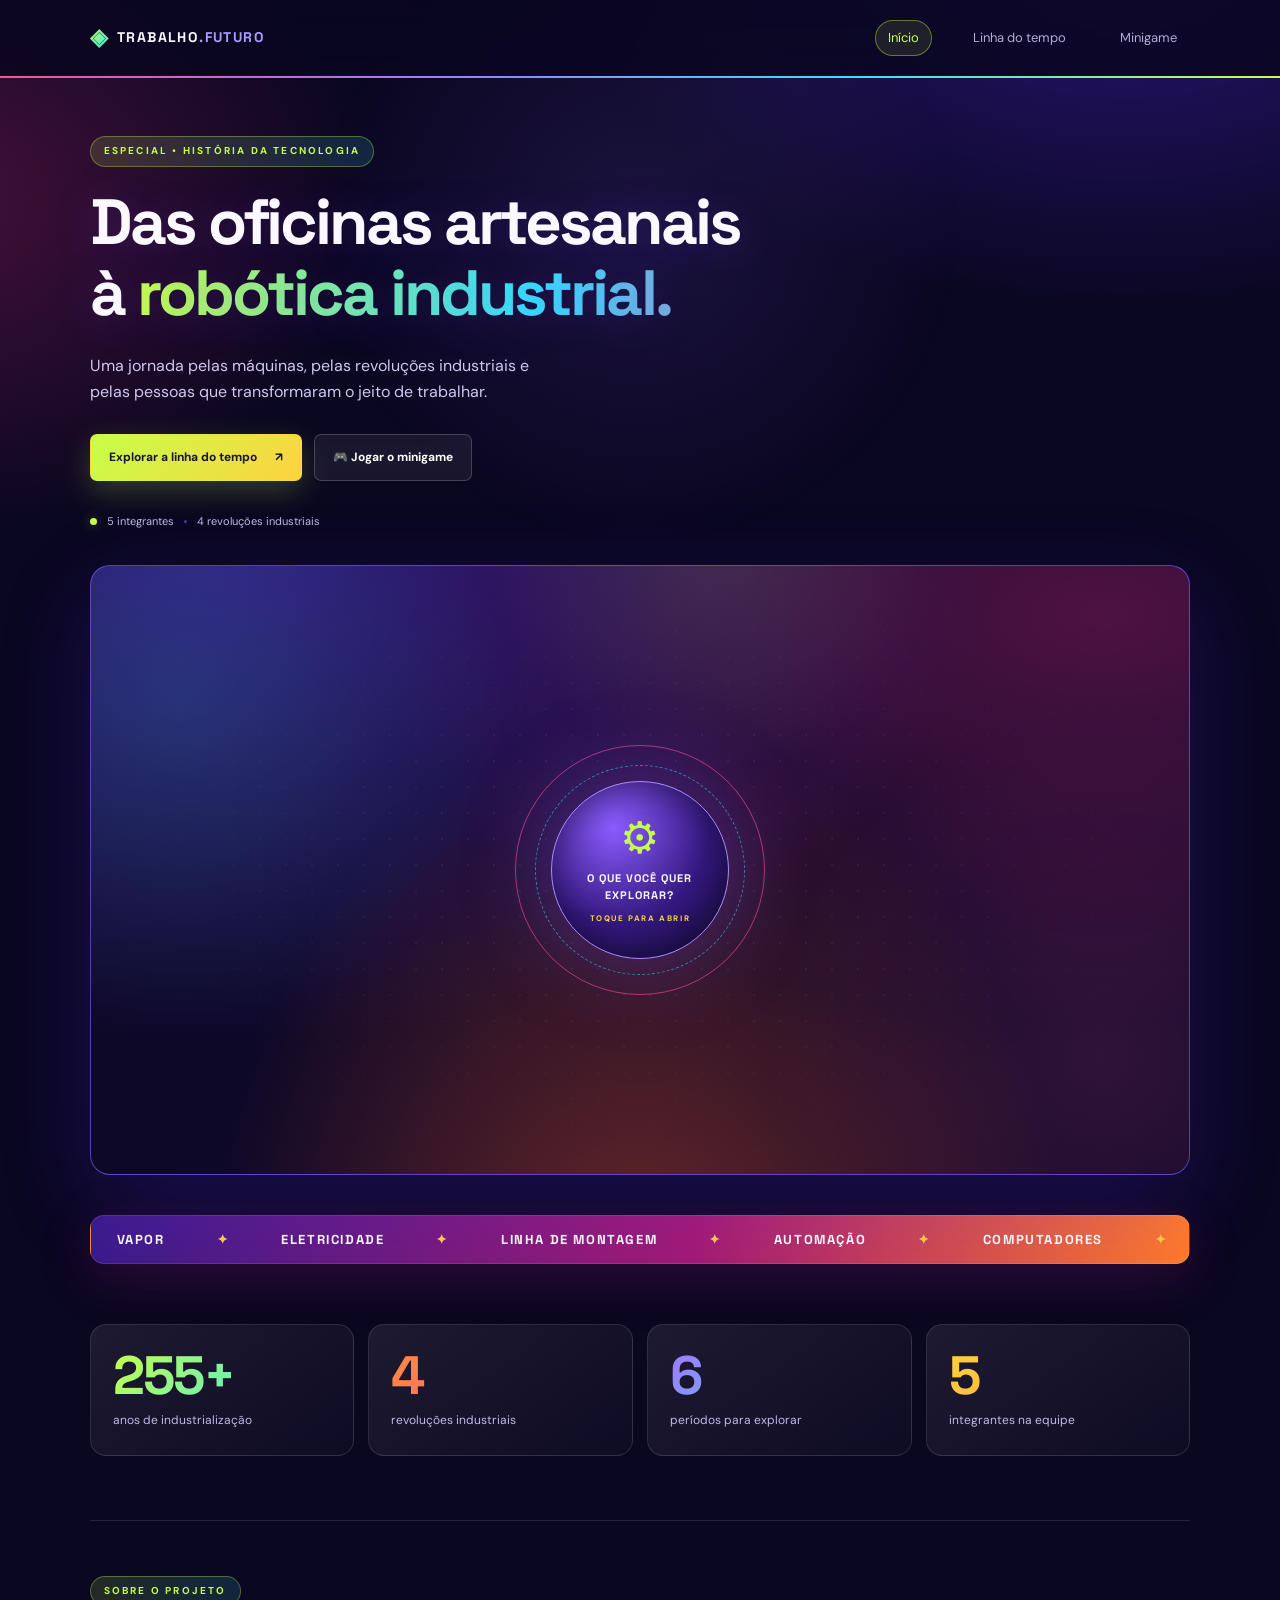
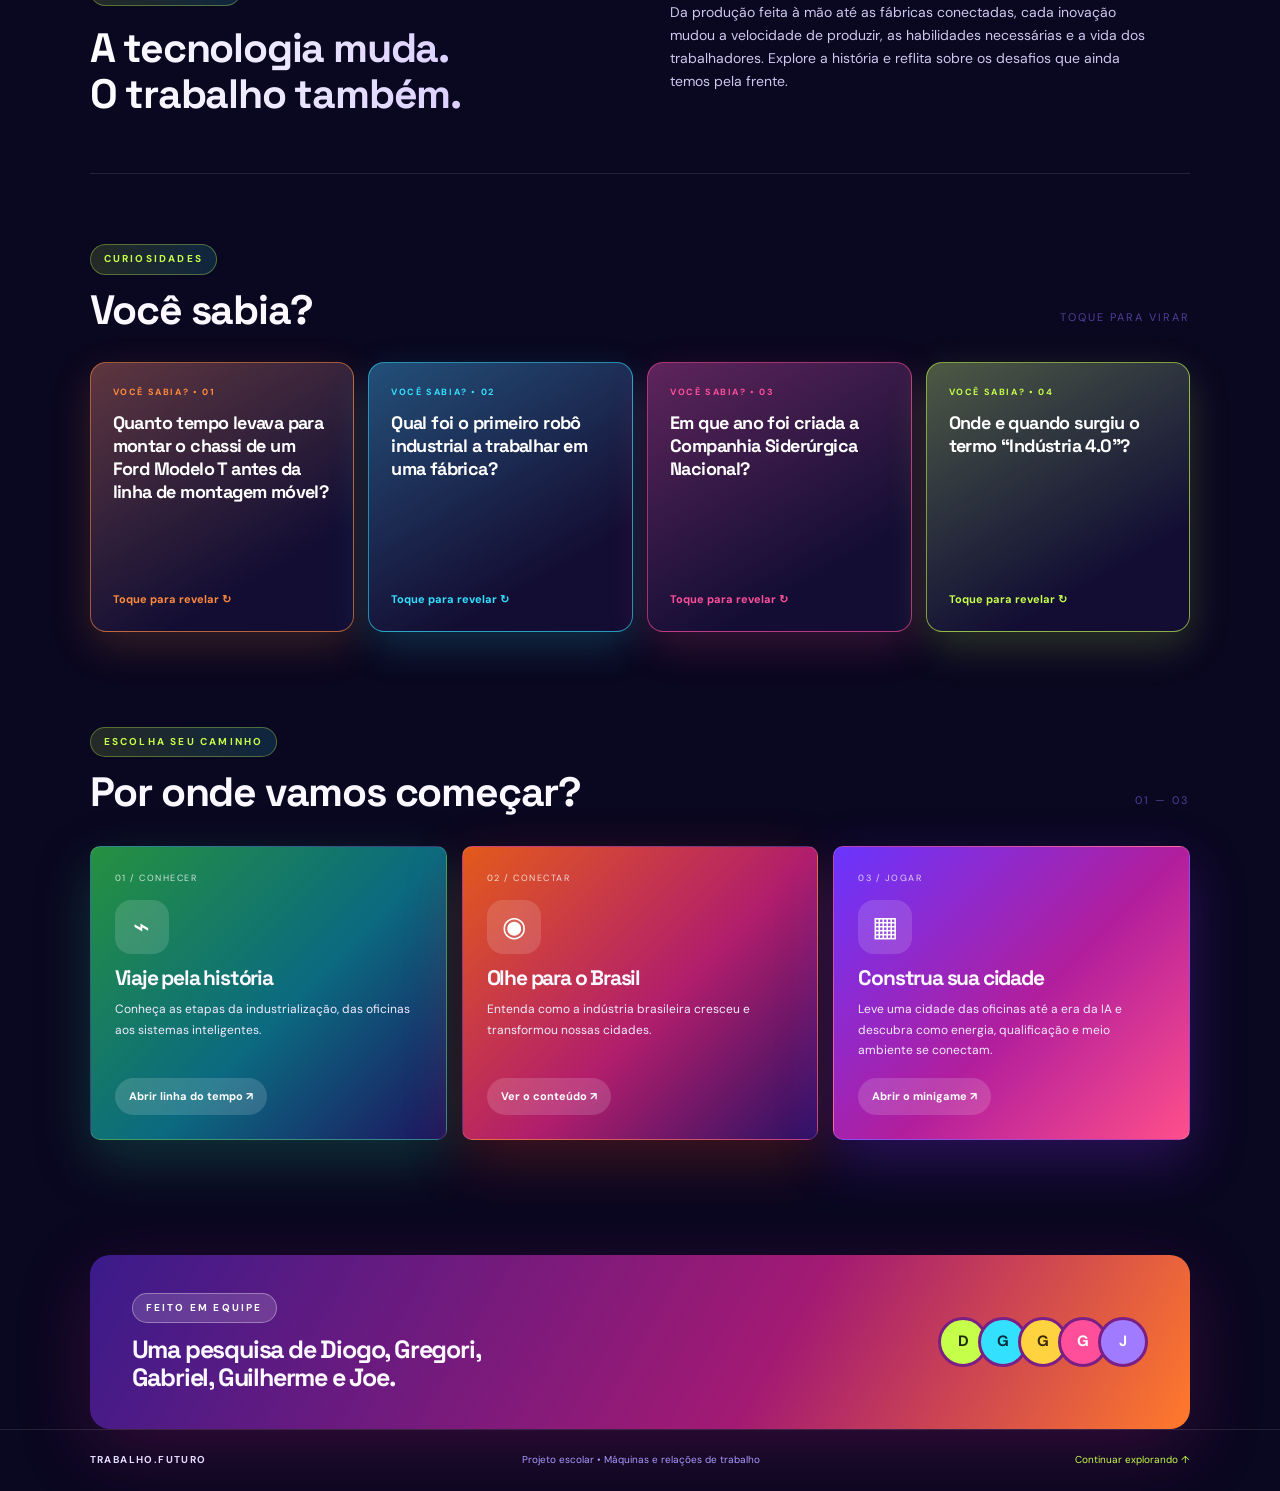
<file: site_industrializacao/index.html>
<!DOCTYPE html>
<html lang="pt-br">

<head>
  <meta charset="UTF-8">
  <meta name="viewport" content="width=device-width, initial-scale=1.0">
  <title>Da Oficina à Robótica — Início</title>
  <link rel="stylesheet" href="/site_industrializacao/css/style.css">
  <script src="/site_industrializacao/js/script.js" defer></script>
</head>

<body>
  <header class="topo">
    <a class="marca" href="index.html"><span class="marca-icone">◈</span> TRABALHO<span
        class="marca-claro">.FUTURO</span></a>
    <nav><a class="selecionado" href="/site_industrializacao/index.html">Início</a><a href="/site_industrializacao/HTML/conteudo.html">Linha do tempo</a><a
        href="/site_industrializacao/HTML/cidade.html">Minigame</a></nav>
  </header>
  <main>
    <section class="hero">
      <div class="hero-texto">
        <p class="sobrelinha">ESPECIAL • HISTÓRIA DA TECNOLOGIA</p>
        <h1>Das oficinas artesanais<br>à <span>robótica industrial.</span></h1>
        <p class="subtitulo">Uma jornada pelas máquinas, pelas revoluções industriais e pelas pessoas que transformaram
          o jeito de trabalhar.</p>
        <div class="acoes"><a class="botao principal" href="/site_industrializacao/HTML/conteudo.html">Explorar a linha do tempo
            <span>↗</span></a><a class="botao discreto" href="/site_industrializacao/HTML/cidade.html">🎮 Jogar o minigame</a></div>
        <div class="mini-info"><span class="ponto-verde"></span> 5 integrantes <i></i> 4 revoluções industriais</div>
      </div>
    </section>

    <section class="palco" id="palco" data-estado="inicio"
      aria-label="Banner interativo: escolha um período da industrialização">
      <button class="palco-voltar" id="palco-voltar" type="button" hidden>← Voltar</button>
      <button class="hub" id="hub" type="button" aria-label="Explorar as revoluções industriais">
        <span class="hub-anel hub-anel-1"></span><span class="hub-anel hub-anel-2"></span>
        <span class="hub-nucleo"><span class="simbolo">⚙</span><strong>O QUE VOCÊ QUER<br>EXPLORAR?</strong><small>TOQUE
            PARA ABRIR</small></span>
      </button>
      <div class="modelos" id="modelos"></div>
      <p class="palco-dica" id="palco-dica" hidden>Escolha um período para ver as informações principais</p>
      <article class="painel" id="painel" aria-live="polite" aria-labelledby="painel-titulo" aria-hidden="true">
      </article>
    </section>

    <div class="faixa-ticker revelar" aria-hidden="true">
      <div class="ticker-trilho"><span>Vapor</span><span>Eletricidade</span><span>Linha de
          montagem</span><span>Automação</span><span>Computadores</span><span>Robótica</span><span>Internet das
          coisas</span><span>Inteligência
          artificial</span><span>Trabalho</span><span>Futuro</span><span>Vapor</span><span>Eletricidade</span><span>Linha
          de montagem</span><span>Automação</span><span>Computadores</span><span>Robótica</span><span>Internet das
          coisas</span><span>Inteligência artificial</span><span>Trabalho</span><span>Futuro</span></div>
    </div>

    <section class="stats" aria-label="O projeto em números">
      <div class="stat revelar"><b data-alvo="260" data-sufixo="+">260+</b><span>anos de industrialização</span></div>
      <div class="stat revelar" style="--atraso:90ms"><b data-alvo="4">4</b><span>revoluções industriais</span></div>
      <div class="stat revelar" style="--atraso:180ms"><b data-alvo="6">6</b><span>períodos para explorar</span></div>
      <div class="stat revelar" style="--atraso:270ms"><b data-alvo="5">5</b><span>integrantes na equipe</span></div>
    </section>
    <section class="bloco-intro">
      <div>
        <p class="sobrelinha">SOBRE O PROJETO</p>
        <h2>A tecnologia muda.<br>O trabalho também.</h2>
      </div>
      <p class="texto-longo">Da produção feita à mão até as fábricas conectadas, cada inovação mudou a velocidade de
        produzir, as habilidades necessárias e a vida dos trabalhadores. Explore a história e reflita sobre os desafios
        que ainda temos pela frente.</p>
    </section>
    <section class="curiosidades">
      <div class="secao-titulo revelar">
        <div>
          <p class="sobrelinha">CURIOSIDADES</p>
          <h2>Você sabia?</h2>
        </div><span class="contador">TOQUE PARA VIRAR</span>
      </div>
      <div class="flips"><button class="flip revelar" type="button" aria-pressed="false" style="--atraso:0ms"><span
            class="flip-in"><span class="flip-frente"><small>VOCÊ SABIA? • 01</small><b>Quanto tempo levava para montar
                o chassi de um Ford Modelo T antes da linha de montagem móvel?</b><em>Toque para revelar
                ↻</em></span><span class="flip-verso"><small>1913 • FORD</small><b>Mais de 12 horas</b><span
                class="txt">Com a linha de montagem móvel, esse tempo caiu para cerca de 1h30, e o carro ficou muito
                mais barato.</span></span></span></button><button class="flip revelar" type="button"
          aria-pressed="false" style="--atraso:90ms"><span class="flip-in"><span class="flip-frente"><small>VOCÊ SABIA?
                • 02</small><b>Qual foi o primeiro robô industrial a trabalhar em uma fábrica?</b><em>Toque para revelar
                ↻</em></span><span class="flip-verso"><small>1961 • ESTADOS UNIDOS</small><b>Unimate</b><span
                class="txt">Instalado em uma fábrica da General Motors, ele manipulava peças metálicas, uma tarefa
                pesada e perigosa para pessoas.</span></span></span></button><button class="flip revelar" type="button"
          aria-pressed="false" style="--atraso:180ms"><span class="flip-in"><span class="flip-frente"><small>VOCÊ SABIA?
                • 03</small><b>Em que ano foi criada a Companhia Siderúrgica Nacional?</b><em>Toque para revelar
                ↻</em></span><span class="flip-verso"><small>1941 • VOLTA REDONDA (RJ)</small><b>1941</b><span
                class="txt">Criada no governo de Getúlio Vargas, a CSN virou símbolo da indústria de base no
                Brasil.</span></span></span></button><button class="flip revelar" type="button" aria-pressed="false"
          style="--atraso:270ms"><span class="flip-in"><span class="flip-frente"><small>VOCÊ SABIA? • 04</small><b>Onde
                e quando surgiu o termo “Indústria 4.0”?</b><em>Toque para revelar ↻</em></span><span
              class="flip-verso"><small>2011 • ALEMANHA</small><b>Alemanha, 2011</b><span class="txt">O termo foi
                apresentado na Feira de Hannover e passou a nomear a fábrica conectada e
                inteligente.</span></span></span></button></div>
    </section>

    <section class="selecao">
      <div class="secao-titulo">
        <div>
          <p class="sobrelinha">ESCOLHA SEU CAMINHO</p>
          <h2>Por onde vamos começar?</h2>
        </div><span class="contador">01 — 03</span>
      </div>
      <div class="cards">
        <a class="card card-verde" href="/site_industrializacao/HTML/conteudo.html"><span class="card-num">01 /
            CONHECER</span><span class="card-icone">⌁</span>
          <h3>Viaje pela história</h3>
          <p>Conheça as etapas da industrialização, das oficinas aos sistemas inteligentes.</p><span
            class="card-link">Abrir linha do tempo ↗</span>
        </a>
        <a class="card card-laranja" href="/site_industrializacao/HTML/conteudo.html#brasil"><span class="card-num">02 /
            CONECTAR</span><span class="card-icone">◉</span>
          <h3>Olhe para o Brasil</h3>
          <p>Entenda como a indústria brasileira cresceu e transformou nossas cidades.</p><span class="card-link">Ver o
            conteúdo ↗</span>
        </a>
        <a class="card card-roxo" href="/site_industrializacao/HTML/cidade.html"><span class="card-num">03 /
            JOGAR</span><span class="card-icone">▦</span>
          <h3>Construa sua cidade</h3>
          <p>Leve uma cidade das oficinas até a era da IA e descubra como energia, qualificação e meio ambiente se
            conectam.</p><span class="card-link">Abrir o minigame ↗</span>
        </a>
      </div>
    </section>
    <section class="equipe-faixa">
      <div>
        <p class="sobrelinha">FEITO EM EQUIPE</p>
        <h2>Uma pesquisa de Diogo, Gregori,<br>Gabriel, Guilherme e Joe.</h2>
      </div>
      <div class="iniciais"><span>D</span><span>G</span><span>G</span><span>G</span><span>J</span></div>
    </section>
  </main>
  <footer><span>TRABALHO.FUTURO</span><span>Projeto escolar • Máquinas e relações de trabalho</span><a
      href="/site_industrializacao/HTML/conteudo.html">Continuar explorando ↑</a></footer>
</body>

</html>
</file>
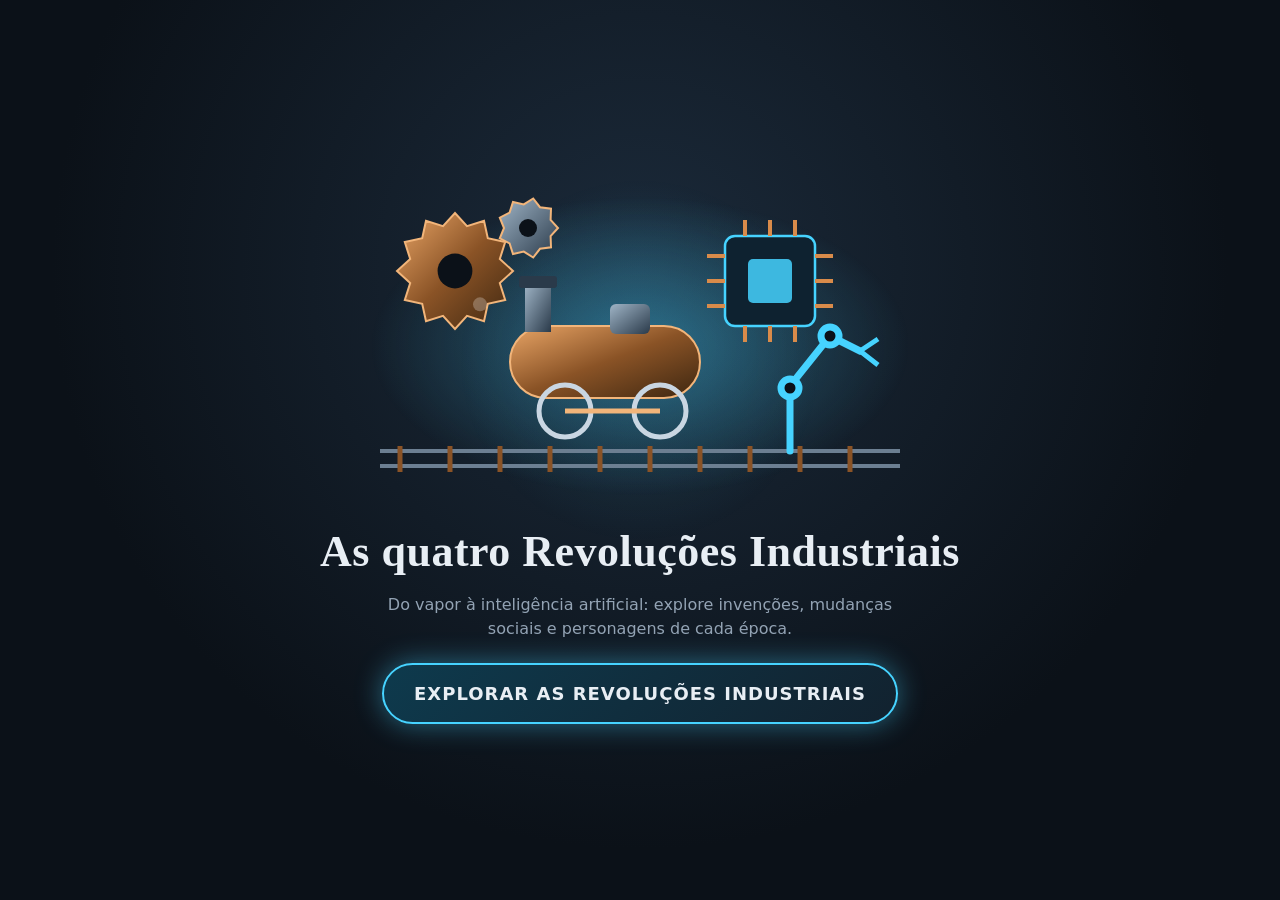
<file: As quatro Revoluções Industriais.html>
<!DOCTYPE html>
<html lang="pt-BR">
<head>
<meta charset="utf-8">
<meta name="viewport" content="width=device-width, initial-scale=1, viewport-fit=cover">
<title>As quatro Revoluções Industriais</title>
<style>
:root{--bg:#0b1118;--bg2:#141d28;--tx:#e8eef4;--mu:#93a3b4;--c:#46d3ff;--cu:#d98b4a;box-sizing:border-box;padding-top:env(safe-area-inset-top,0px);padding-bottom:env(safe-area-inset-bottom,0px)}
*{box-sizing:border-box}
html,body{margin:0;background:var(--bg);color:var(--tx);font-family:"Trebuchet MS","Segoe UI",system-ui,sans-serif}
body{min-height:100vh;background:radial-gradient(ellipse at 50% 30%,#1b2a3a 0,var(--bg) 65%);overflow-x:hidden}
button{font:inherit;color:inherit;cursor:pointer}
:focus-visible{outline:3px solid var(--c);outline-offset:3px}
section{display:none;min-height:100vh;padding:20px 16px;position:relative}
section.on{display:flex;flex-direction:column;align-items:center}
.glow{position:fixed;inset:0;pointer-events:none;background:radial-gradient(260px circle at var(--mx,50%) var(--my,40%),rgba(70,211,255,.13),transparent 70%)}
/* intro */
#intro{justify-content:center;text-align:center;gap:10px}
#scene{width:min(560px,92vw);perspective:900px}
#mach{width:100%;transition:transform .15s;transform-style:preserve-3d;animation:in 1.4s ease both}
.spin{transform-box:fill-box;transform-origin:center;animation:rot 18s linear infinite}.rev{animation-direction:reverse;animation-duration:11s}
@keyframes rot{to{transform:rotate(360deg)}}
@keyframes in{from{opacity:0;transform:translateY(30px) scale(.94)}}
h1{font-family:Georgia,"Times New Roman",serif;font-size:clamp(26px,5vw,44px);margin:6px 0;letter-spacing:.5px;font-weight:700}
.lead{color:var(--mu);max-width:560px;margin:0 0 12px;line-height:1.5}
#go{font-weight:700;letter-spacing:1px;font-size:clamp(14px,3.4vw,18px);padding:18px 30px;border-radius:999px;border:2px solid var(--c);background:linear-gradient(135deg,#0e3a4d,#12222f);box-shadow:0 0 28px rgba(70,211,255,.45);animation:pulse 2.6s ease-in-out infinite;transition:transform .2s,box-shadow .2s}
#go:hover{transform:scale(1.06);box-shadow:0 0 48px rgba(70,211,255,.8)}
#go:active{transform:scale(.96)}
@keyframes pulse{50%{box-shadow:0 0 52px rgba(70,211,255,.75)}}
/* stage */
.top{width:100%;max-width:1200px;display:flex;align-items:center;gap:12px;min-height:44px}
.top h2{margin:0;font-size:clamp(15px,3vw,20px);font-weight:600}
.back{border:1px solid #33465a;background:#101a24;border-radius:10px;padding:8px 12px;font-size:14px;color:var(--mu)}
.back:hover{color:var(--tx);border-color:var(--c)}
.prog{margin-left:auto;font-size:13px;color:var(--mu);text-align:right}
.bar{width:120px;height:5px;border-radius:5px;background:#243445;margin-top:4px;overflow:hidden}.bar i{display:block;height:100%;width:0;background:var(--c);transition:width .5s}
.note{color:var(--mu);font-size:13px;margin:4px 0 0;max-width:640px;text-align:center}
.grid{width:100%;max-width:1200px;display:grid;grid-template-columns:1fr;gap:16px;justify-items:center;align-items:start;flex:1}
@media(min-width:900px){.grid.open{grid-template-columns:1fr 400px}}
#orb{position:relative;width:min(92vw,66vh,640px);aspect-ratio:1;margin:6px auto;transition:opacity .45s,transform .45s}
#orb.out{opacity:0;transform:scale(1.35)}
#orb:before{content:"";position:absolute;inset:3%;border-radius:50%;border:1px dashed color-mix(in srgb,var(--c) 40%,transparent);box-shadow:inset 0 0 60px color-mix(in srgb,var(--c) 14%,transparent)}
#ctr{position:absolute;left:50%;top:50%;width:46%;transform:translate(-50%,-50%);text-align:center;pointer-events:none}
#ctr .big{font-size:clamp(34px,8vw,64px);filter:drop-shadow(0 0 16px var(--c))}
#ctr h3{font-family:Georgia,serif;margin:4px 0;font-size:clamp(13px,2.6vw,21px);line-height:1.15}
#ctr p{margin:2px 0;color:var(--mu);font-size:clamp(10px,1.8vw,13px)}
.nd{position:absolute;left:0;top:0;border-radius:50%;border:2px solid var(--c);background:radial-gradient(circle at 32% 28%,#2c4156,#0f1a25 70%);display:flex;flex-direction:column;align-items:center;justify-content:center;gap:1px;padding:4px;text-align:center;line-height:1.05;box-shadow:0 0 18px color-mix(in srgb,var(--c) 45%,transparent);transition:box-shadow .25s,border-color .25s;animation:pop .6s both}
.nd:hover,.nd:focus-visible{box-shadow:0 0 34px var(--c);border-color:#fff}
.nd.sel{background:radial-gradient(circle at 32% 28%,var(--c),#0f1a25 85%);border-color:#fff;box-shadow:0 0 40px var(--c)}
.nd.done:after{content:"✓";position:absolute;right:2px;top:2px;font-size:11px;background:var(--c);color:#06121a;width:16px;height:16px;border-radius:50%;line-height:16px;font-weight:700}
.nd .ic{font-size:var(--fs,28px)}.nd .lb{font-size:var(--ls,10.5px);font-weight:600;max-width:96%}
@keyframes pop{from{opacity:0}}
/* painel */
#panel{display:none;width:100%;max-width:560px;background:linear-gradient(180deg,#16222f,#101923);border:1px solid color-mix(in srgb,var(--c) 45%,#223);border-radius:18px;padding:18px;animation:slide .45s ease both}
#panel.on{display:block}
@keyframes slide{from{opacity:0;transform:translateX(30px)}}
@media(max-width:899px){@keyframes slide{from{opacity:0;transform:translateY(30px)}}}
#panel .hd{display:flex;align-items:flex-start;gap:10px}
#panel h3{font-family:Georgia,serif;font-size:24px;margin:0;flex:1}
#x{border:1px solid #3a4c60;background:#0e1620;border-radius:10px;width:40px;height:40px;font-size:18px}
#x:hover{border-color:var(--c)}
.img{height:120px;border-radius:14px;margin:12px 0;display:flex;align-items:center;justify-content:center;font-size:64px;background:radial-gradient(circle at 50% 120%,color-mix(in srgb,var(--c) 60%,transparent),#0c141c 70%);border:1px solid #2a3b4d}
.chip{display:inline-block;padding:3px 10px;border-radius:99px;background:color-mix(in srgb,var(--c) 22%,#0c141c);border:1px solid var(--c);font-size:13px}
#panel h4{margin:14px 0 3px;color:var(--c);font-size:14px;font-weight:700}
#panel p{margin:0;line-height:1.55;font-size:15px;max-width:68ch}
.cur{border-left:3px solid var(--cu);padding-left:10px}
@media(prefers-reduced-motion:reduce){*,*:before{animation:none!important;transition:none!important}}
</style>
</head>
<body>
<div class="glow" aria-hidden="true"></div>

<section id="intro" class="on">
  <div id="scene"><svg id="mach" viewBox="0 0 560 330" role="img" aria-label="Composição com máquina a vapor, engrenagens, trilhos, braço robótico e microchip">
    <defs>
      <radialGradient id="hl" cx="50%" cy="50%"><stop offset="0" stop-color="#46d3ff" stop-opacity=".35"/><stop offset="1" stop-color="#46d3ff" stop-opacity="0"/></radialGradient>
      <linearGradient id="mt" x1="0" y1="0" x2="1" y2="1"><stop offset="0" stop-color="#e9a566"/><stop offset=".5" stop-color="#8a5326"/><stop offset="1" stop-color="#3d2610"/></linearGradient>
      <linearGradient id="st" x1="0" y1="0" x2="1" y2="1"><stop offset="0" stop-color="#9fb4c6"/><stop offset="1" stop-color="#2a3a4a"/></linearGradient>
    </defs>
    <ellipse cx="280" cy="170" rx="270" ry="150" fill="url(#hl)"/>
    <g id="gears"></g>
    <g>
      <rect x="150" y="150" width="190" height="72" rx="36" fill="url(#mt)" stroke="#f2b57a" stroke-width="2"/>
      <rect x="165" y="108" width="26" height="48" fill="url(#st)"/><rect x="159" y="100" width="38" height="12" rx="3" fill="#2a3a4a"/>
      <rect x="250" y="128" width="40" height="30" rx="6" fill="url(#st)"/>
      <circle cx="205" cy="235" r="26" fill="none" stroke="#c9d6e2" stroke-width="5"/><circle cx="300" cy="235" r="26" fill="none" stroke="#c9d6e2" stroke-width="5"/>
      <path d="M205 235L300 235" stroke="#f2b57a" stroke-width="5"/>
      <circle cx="120" cy="150" r="7" fill="#ffffff" opacity=".35"><animate attributeName="cy" values="150;90" dur="3s" repeatCount="indefinite"/><animate attributeName="opacity" values=".4;0" dur="3s" repeatCount="indefinite"/></circle>
    </g>
    <path d="M20 275H540" stroke="#6c7f92" stroke-width="4"/><path d="M20 290H540" stroke="#6c7f92" stroke-width="4"/>
    <g stroke="#8a5326" stroke-width="5">
      <path d="M40 270v26M90 270v26M140 270v26M190 270v26M240 270v26M290 270v26M340 270v26M390 270v26M440 270v26M490 270v26"/></g>
    <g stroke="#46d3ff" stroke-width="7" stroke-linecap="round" fill="none"><path d="M430 275V210L470 160L500 175"/><circle cx="430" cy="212" r="9" fill="#0b1118"/><circle cx="470" cy="160" r="9" fill="#0b1118"/></g>
    <path d="M500 175l18 -12M500 175l18 14" stroke="#46d3ff" stroke-width="5"/>
    <g><rect x="365" y="60" width="90" height="90" rx="10" fill="#0e2230" stroke="#46d3ff" stroke-width="2.5"/><rect x="388" y="83" width="44" height="44" rx="5" fill="#46d3ff" opacity=".85"/>
    <path d="M365 80h-18M365 105h-18M365 130h-18M455 80h18M455 105h18M455 130h18M385 60v-16M410 60v-16M435 60v-16M385 150v16M410 150v16M435 150v16" stroke="#d98b4a" stroke-width="4"/></g>
  </svg></div>
  <h1>As quatro Revoluções Industriais</h1>
  <p class="lead">Do vapor à inteligência artificial: explore invenções, mudanças sociais e personagens de cada época.</p>
  <button id="go">EXPLORAR AS REVOLUÇÕES INDUSTRIAIS</button>
</section>

<section id="main">
  <div class="top">
    <button class="back" id="back">← Voltar</button>
    <h2 id="ttl"></h2>
    <div class="prog" id="prog" aria-live="polite"></div>
  </div>
  <p class="note" id="note"></p>
  <div class="grid" id="grid">
    <div id="orb" role="group"><div id="ctr"></div></div>
    <aside id="panel" tabindex="-1" aria-label="Detalhes do item"></aside>
  </div>
</section>

<script>
/* ========= DADOS (separados da estrutura visual) ========= */
// item: [título, ícone, período, descrição, contexto histórico, impacto social, curiosidade, personagens]
const REVS=[
{id:1,title:"1ª Revolução Industrial",short:"Vapor e mecanização",e:"⚙️",col:"#e0924f",period:"c. 1760 – c. 1850",
 summary:"A produção artesanal e agrária deu lugar à mecanizada, movida por água, carvão e vapor, a partir da Grã-Bretanha.",
 items:[
 ["Máquina a vapor","⚙️","1712 – década de 1780","Motor que converte o calor do vapor de água em movimento mecânico.","Newcomen criou em 1712 a máquina usada para drenar minas. Entre 1765 e 1769, Watt acrescentou o condensador separado, reduzindo muito o consumo de carvão; depois vieram motores rotativos.","Fábricas deixaram de depender de rios; minas e transportes ganharam energia abundante.","A unidade “cavalo-vapor” nasceu para comparar as máquinas de Watt ao trabalho de cavalos.","Thomas Newcomen, James Watt"],
 ["Tear mecânico","🧵","Década de 1780 em diante","Tear acionado por força mecânica, e não pelo esforço do tecelão.","Edmund Cartwright patenteou um modelo em 1785; a difusão foi lenta e se apoiou em melhorias de vários inventores.","Elevou a produção de tecidos e reduziu a renda dos tecelões manuais, que resistiram à mudança.","O tear de Jacquard, com cartões perfurados (início do século XIX), inspirou ideias da computação.","Edmund Cartwright"],
 ["Carvão mineral","⛏️","Séculos XVIII – XIX","Combustível fóssil que alimentou máquinas a vapor, fornos e siderúrgicas.","A Grã-Bretanha tinha jazidas acessíveis, e a necessidade de drenar minas estimulou a máquina a vapor.","Gerou empregos perigosos, inclusive para mulheres e crianças, e poluição nas cidades.","O coque, derivado do carvão, passou a substituir o carvão vegetal na fundição do ferro.","Abraham Darby"],
 ["Indústria têxtil","🏭","c. 1764 – 1830","Setor pioneiro, com fiação e tecelagem mecanizadas.","A spinning jenny de Hargreaves surgiu por volta de 1764; Arkwright patenteou a water frame em 1769 e organizou fábricas movidas a água.","Tecidos de algodão mais baratos ligaram a indústria britânica ao comércio colonial e ao trabalho escravizado nas plantações.","Em 1833, a Grã-Bretanha limitou a jornada de crianças nas fábricas têxteis.","James Hargreaves, Richard Arkwright"],
 ["Locomotiva a vapor","🚂","1804 – década de 1840","Máquina a vapor sobre trilhos que puxa vagões de carga e passageiros.","Trevithick testou uma locomotiva em 1804; George Stephenson aperfeiçoou o projeto, e a linha Liverpool–Manchester abriu em 1830.","Reduziu tempo e custo de transporte, integrou mercados e impulsionou o carvão e o ferro.","A necessidade de horários unificados nas ferrovias ajudou a padronizar a hora dentro dos países.","George Stephenson, Richard Trevithick"],
 ["Produção de ferro","🔩","c. 1709 – 1850","Avanços metalúrgicos que deram ferro mais barato e resistente.","Abraham Darby usou coque em fornos por volta de 1709; Henry Cort desenvolveu a pudlagem na década de 1780.","Permitiu máquinas, ferramentas, trilhos e pontes, base da nova infraestrutura.","A Ponte de Ferro, na Inglaterra (1779), é considerada a primeira grande ponte de ferro fundido.","Abraham Darby, Henry Cort"],
 ["Urbanização","🏙️","Séculos XVIII – XIX","Crescimento rápido de cidades industriais, atraindo gente do campo.","Camponeses migraram para regiões de fábricas e minas, em um contexto de mudanças no campo, como os cercamentos.","Trouxe empregos, mas também moradias superlotadas, falta de saneamento e epidemias.","Segundo o censo de 1851, cerca de metade dos britânicos já vivia em áreas urbanas.","Processo coletivo"],
 ["Classe operária","👷","Séculos XVIII – XIX","Trabalhadores assalariados de fábricas e minas.","As jornadas eram longas e regidas pelo relógio. Surgiram protestos, como o ludismo (1811–1816), sindicatos e leis trabalhistas.","Formou-se uma nova classe social e começou a luta por salários, jornada e segurança.","Na Grã-Bretanha, as leis que proibiam associações de trabalhadores foram revogadas em 1824.","Movimento ludista"]]},
{id:2,title:"2ª Revolução Industrial",short:"Eletricidade e produção em massa",e:"💡",col:"#ffc247",period:"c. 1870 – 1914",
 summary:"Eletricidade, aço, química, petróleo e novas comunicações impulsionaram a produção em larga escala, em ritmos distintos entre países.",
 items:[
 ["Eletricidade","⚡","c. 1880 – 1900","Energia gerada em usinas e distribuída por fios para iluminar e mover motores.","Redes urbanas surgem nos anos 1880. Na disputa entre corrente contínua e alternada, a alternada prevaleceu a longa distância, com contribuições de Tesla e Westinghouse.","Fábricas passaram a funcionar à noite, com máquinas independentes; cidades ganharam bondes e iluminação.","A usina das Cataratas do Niágara (1895) ajudou a provar a corrente alternada em grande escala.","Edison, Tesla, Westinghouse"],
 ["Lâmpada elétrica","💡","1870 – 1880","Fonte de luz que usa um filamento aquecido por corrente elétrica.","Muitos inventores trabalharam nela, como Joseph Swan; Edison e sua equipe desenvolveram em 1879 uma lâmpada durável e um sistema de distribuição.","Ampliou o tempo de trabalho e de lazer e reduziu o risco de incêndios frente a lampiões.","Edison testou centenas de materiais para o filamento, incluindo bambu carbonizado.","Thomas Edison, Joseph Swan"],
 ["Aço","🏗️","1856 – 1900","Liga de ferro e carbono mais resistente e flexível que o ferro fundido.","O processo Bessemer (1856) e o Siemens-Martin permitiram produzi-lo em grande escala e a baixo custo.","Possibilitou ferrovias, pontes, navios e arranha-céus.","O Home Insurance Building, em Chicago (1885), é citado como um dos primeiros prédios com esqueleto metálico.","Henry Bessemer"],
 ["Linha de montagem","🚗","1913","Organização em que o produto passa por postos com tarefas sequenciais.","Ford combinou ideias existentes, como peças intercambiáveis e esteiras, e implantou a linha móvel em Highland Park em 1913.","Barateou o automóvel e padronizou produtos, mas tornou o trabalho repetitivo e intenso.","A montagem do chassi do Modelo T caiu de cerca de 12 horas para pouco mais de 1 hora e meia.","Henry Ford"],
 ["Motor de combustão","⛽","1876 – década de 1890","Motor que queima combustível dentro de cilindros para gerar movimento.","Otto desenvolveu o motor de quatro tempos em 1876; Benz construiu um automóvel em 1886; Diesel patenteou seu motor na década de 1890.","Criou automóveis, caminhões, tratores e aviões, e mudou o transporte e as cidades.","Diesel buscava um motor mais eficiente que a máquina a vapor.","Nikolaus Otto, Karl Benz, Rudolf Diesel"],
 ["Petróleo","🛢️","1859 em diante","Hidrocarboneto usado como combustível e matéria-prima.","O poço de Edwin Drake, na Pensilvânia (1859), marca o início da indústria moderna; o querosene veio primeiro e a gasolina cresceu com os automóveis.","Gerou grandes empresas e disputas geopolíticas, e passou a sustentar o transporte moderno.","A gasolina já foi um subproduto pouco valorizado da produção de querosene.","Edwin Drake"],
 ["Telefone e telégrafo","📞","1844 – década de 1880","Sistemas que transmitem mensagens por fios, em código ou voz.","Morse apresentou o telégrafo comercial em 1844; Bell patenteou o telefone em 1876, em meio a pesquisas concorrentes.","Aceleraram negócios, notícias e a coordenação de ferrovias e empresas.","O primeiro cabo telegráfico transatlântico duradouro ficou pronto em 1866.","Samuel Morse, Alexander Graham Bell"],
 ["Indústria química","🧪","1856 – 1914","Produção em escala de corantes, fertilizantes, explosivos e remédios.","Perkin obteve o primeiro corante sintético em 1856; a Alemanha liderou o setor; Haber e Bosch desenvolveram a síntese da amônia no início do século XX.","Aumentou a produtividade agrícola e criou novos produtos, mas também armas químicas e poluição.","A malva de Perkin surgiu por acaso, quando ele tentava sintetizar quinino.","William Perkin, Fritz Haber, Carl Bosch"]]},
{id:3,title:"3ª Revolução Industrial",short:"Eletrônica e automação",e:"💻",col:"#46d3ff",period:"c. 1950 – 2000",
 summary:"Eletrônica, informática, telecomunicações e automação transformaram os processos produtivos, de forma desigual entre países.",
 items:[
 ["Computador","💻","1930 – 1970","Máquina programável que processa informações.","Turing formulou conceitos teóricos em 1936; o ENIAC (1945) foi um dos primeiros computadores eletrônicos de uso geral; Grace Hopper contribuiu para as linguagens de programação.","Mudou escritórios, bancos, indústrias e pesquisa científica.","Os primeiros computadores ocupavam salas inteiras.","Alan Turing, Grace Hopper"],
 ["Microprocessador","🔲","1958 – 1971","Circuitos integrados que reúnem componentes eletrônicos em um chip.","Kilby (1958) e Noyce (1959) criaram versões do circuito integrado; o Intel 4004, de 1971, foi um dos primeiros microprocessadores.","Barateou e miniaturizou computadores e controladores, e viabilizou aparelhos digitais cotidianos.","O Intel 4004 tinha cerca de 2.300 transistores; chips atuais têm bilhões.","Jack Kilby, Robert Noyce"],
 ["Robôs industriais","🦾","1961 em diante","Braços mecânicos programáveis para soldar, pintar e mover peças.","O Unimate começou a operar em uma fábrica da General Motors em 1961.","Tarefas repetitivas ou perigosas passaram às máquinas, e cresceu a demanda por qualificação técnica.","O primeiro Unimate manuseava peças metálicas quentes.","George Devol, Joseph Engelberger"],
 ["Controladores programáveis","🎛️","1968 – década de 1970","Computadores industriais robustos que controlam máquinas por lógica programada.","Surgiram no fim dos anos 1960, a pedido da indústria automobilística, para substituir painéis de relés.","Tornaram linhas de produção mais flexíveis e fáceis de reprogramar.","O Modicon 084 costuma ser citado como o primeiro CLP comercial.","Dick Morley"],
 ["Internet","🌐","1969 – década de 1990","Rede global de redes de computadores.","A ARPANET (1969) foi precursora; a Web foi proposta por Berners-Lee em 1989, no CERN.","Mudou comércio, informação, educação e organização do trabalho.","Internet e Web não são a mesma coisa: a Web é um serviço que roda sobre a Internet.","Tim Berners-Lee"],
 ["Telecom digital","📡","Década de 1970 – 2000","Transmissão de dados digitais por fibras, satélites e redes móveis.","A digitalização das redes, a fibra óptica e a telefonia celular se difundiram entre as décadas de 1970 e 1990.","Aproximou pessoas e empresas e permitiu coordenar produção à distância.","A primeira chamada de um telefone celular portátil foi feita em 1973.","Martin Cooper"],
 ["Biotecnologia","🧬","1973 em diante","Uso de organismos e técnicas biológicas em medicina, agricultura e indústria.","As primeiras técnicas de DNA recombinante surgiram em 1973; a insulina humana recombinante foi aprovada em 1982.","Ofereceu novos medicamentos e cultivos, e abriu debates éticos e ambientais.","A insulina recombinante foi um dos primeiros medicamentos de engenharia genética no mercado.","Herbert Boyer, Stanley Cohen"],
 ["Globalização","🚢","Décadas de 1950 – 2000","Organização de cadeias de produção em vários países.","O contêiner padronizado, popularizado por Malcom McLean a partir de 1956, e as telecomunicações facilitaram a gestão de fábricas distantes.","Reduziu custos e ampliou o comércio, mas deslocou empregos e criou dependências.","O contêiner reduziu muito o tempo de carga e descarga nos portos.","Malcom McLean"]]},
{id:4,title:"4ª Revolução Industrial",short:"Sistemas inteligentes e conectados",e:"🤖",col:"#6bf2b8",period:"Século XXI",
 summary:"Integração de IA, sensores, conectividade e robótica aos sistemas físicos. O diferencial não é ter robôs, e sim conectá-los a dados e adaptá-los. Conceito popularizado por Klaus Schwab.",
 items:[
 ["Inteligência artificial","🤖","1950 – hoje","Sistemas que reconhecem padrões, geram conteúdo, apoiam decisões e automatizam tarefas.","A área nasceu nos anos 1950; o aprendizado profundo avançou nos anos 2010 com mais dados e poder de cálculo, com contribuições como as de Geoffrey Hinton e Fei-Fei Li.","Automatiza tarefas e apoia decisões, com debates sobre vieses, privacidade e emprego.","A base de imagens ImageNet foi decisiva para avanços em visão computacional.","Geoffrey Hinton, Fei-Fei Li"],
 ["Internet das Coisas","📶","1999 em diante","Objetos com sensores e conexão que coletam e trocam dados.","O termo foi popularizado por Kevin Ashton em 1999; sensores baratos e redes sem fio ampliaram o uso.","Permite monitorar casas, cidades, máquinas e plantações.","Hoje há bilhões de dispositivos conectados no mundo.","Kevin Ashton"],
 ["Fábricas inteligentes","🏭","2010 em diante","Fábricas em que máquinas, sensores e softwares coordenam e monitoram a produção.","A expressão Indústria 4.0 foi apresentada na Alemanha em 2011, na Feira de Hannover.","Reduz paradas e desperdício e personaliza produtos, exigindo novas competências.","Máquinas podem alertar antes de quebrar, na chamada manutenção preditiva.","Iniciativa alemã Industrie 4.0"],
 ["Robótica avançada","🦿","Anos 2000 – hoje","Robôs adaptáveis, com sensores e IA, que podem colaborar com pessoas.","Robôs colaborativos (cobots) se difundiram a partir dos anos 2000 para trabalhar ao lado de operadores.","Chegam a pequenas empresas, logística e saúde, e mudam a divisão de tarefas.","Muitos robôs de armazéns operam em frotas coordenadas por software.","Pesquisadores e empresas diversos"],
 ["Big Data","📊","Anos 2000 – hoje","Análise de grandes volumes de dados para achar padrões e otimizar decisões.","O barateamento do armazenamento e a coleta de dados por internet e sensores impulsionaram a prática.","Melhora logística, saúde e serviços, mas levanta questões de privacidade.","O termo costuma ser associado a volume, velocidade e variedade dos dados.","Origem coletiva"],
 ["Computação em nuvem","☁️","2006 em diante","Acesso remoto a servidores, armazenamento e programas pela internet.","A Amazon lançou serviços de nuvem pública em 2006, e outras empresas seguiram.","Reduz o custo inicial e facilita colaboração, mas cria dependência de provedores.","Os dados “na nuvem” ficam, na verdade, em centros de dados físicos.","Empresas de tecnologia"],
 ["Impressão 3D","🖨️","1984 em diante","Fabricação de objetos por camadas de material, a partir de um modelo digital.","Chuck Hull criou a estereolitografia em 1984; o fim de patentes e a queda de custos popularizaram a técnica.","Acelera protótipos, peças sob medida e próteses.","A técnica já foi usada em peças de foguetes e em casas.","Chuck Hull"],
 ["Gêmeos digitais","🪞","Anos 2000 – hoje","Modelo virtual de um equipamento ou processo, atualizado com dados reais.","O conceito foi formulado por Michael Grieves no início dos anos 2000, com raízes em simulações como as da NASA.","Permite testar mudanças sem parar a produção física.","A NASA usou simuladores para apoiar a resposta à crise da Apollo 13.","Michael Grieves"]]}
];
const IDEAS={3:0};

/* ========= COMPONENTE ORBITAL REUTILIZÁVEL ========= */
const $=s=>document.querySelector(s),orb=$("#orb"),ctr=$("#ctr"),panel=$("#panel"),grid=$("#grid");
const RM=matchMedia("(prefers-reduced-motion:reduce)").matches;
const Orbit={ang:-Math.PI/2,f:1,tgt:1,paused:false,els:[],t0:0,speed:.18,
 build(list,onPick,kind){
  this.els.forEach(b=>b.remove());this.els=[];this.paused=false;this.f=1;this.tgt=1;this.kind=kind;
  list.forEach((it,i)=>{
   const b=document.createElement("button");b.className="nd";b.style.animationDelay=i*70+"ms";
   b.setAttribute("aria-label",it.label);
   b.innerHTML=`<span class="ic" aria-hidden="true">${it.icon}</span><span class="lb">${it.text}</span>`;
   b.style.setProperty("--c",it.color||"var(--c)");
   const slow=()=>{if(!this.paused)this.tgt=.12},fast=()=>{if(!this.paused)this.tgt=1};
   b.onmouseenter=slow;b.onmouseleave=fast;b.onfocus=slow;b.onblur=fast;
   b.onclick=()=>onPick(i,b);orb.appendChild(b);this.els.push(b);
  });this.place();
 },
 place(){
  const n=this.els.length;if(!n)return;const R=orb.clientWidth/2;
  const cap=n<6?R*.62:R*.46;
  const ns=Math.min(cap,2*Math.PI*R*.78/n*.86);
  const r=R-ns/2-R*.05;
  this.els.forEach((b,i)=>{
   const a=this.ang+i*2*Math.PI/n,x=R+r*Math.cos(a)-ns/2,y=R+r*Math.sin(a)-ns/2;
   const d=.9+.1*(Math.sin(a)+1)/2;
   b.style.width=b.style.height=ns+"px";
   b.style.setProperty("--fs",ns*.34+"px");b.style.setProperty("--ls",Math.max(9,Math.min(13,ns*.12))+"px");
   b.style.transform=`translate(${x}px,${y}px) scale(${d})`;b.style.zIndex=Math.round(d*10);
  });
 },
 pause(){this.paused=true;this.tgt=0},
 resume(){this.paused=false;this.tgt=1},
 tick(t){
  const dt=Math.min(.05,(t-this.t0)/1000||0);this.t0=t;
  this.f+=(this.tgt-this.f)*Math.min(1,dt*3.5);
  if(!RM&&!document.hidden)this.ang+=dt*this.speed*this.f;
  this.place();requestAnimationFrame(x=>this.tick(x));
 }};
requestAnimationFrame(t=>{Orbit.t0=t;Orbit.tick(t)});
addEventListener("resize",()=>Orbit.place());

/* ========= NAVEGAÇÃO ========= */
const show=id=>{document.querySelectorAll("section").forEach(s=>s.classList.toggle("on",s.id===id));scrollTo(0,0)};
const swap=fn=>{if(RM){fn();return}orb.classList.add("out");setTimeout(()=>{fn();orb.classList.remove("out")},450)};
let cur=null,seen={1:new Set(),2:new Set(),3:new Set(),4:new Set()},lastBtn=null;
function setAccent(c){document.documentElement.style.setProperty("--c",c)}
function showPick(){
 closePanel(true);cur=null;setAccent("#46d3ff");
 $("#ttl").textContent="Escolha uma revolução";$("#prog").innerHTML="";$("#back").textContent="← Início";
 $("#note").textContent="A industrialização ocorreu em ritmos diferentes conforme a região.";
 ctr.innerHTML=`<div class="big" aria-hidden="true">⚙️</div><h3>Revoluções Industriais</h3><p>Clique em uma órbita</p>`;
 Orbit.build(REVS.map(r=>({icon:r.e,text:`${r.id}ª · ${r.short}`,label:`${r.title}: ${r.short}`,color:r.col})),(i,b)=>{
  Orbit.pause();b.classList.add("sel");setTimeout(()=>swap(()=>showCircle(i)),RM?0:350)},"pick");
}
function showCircle(i){
 cur=REVS[i];setAccent(cur.col);closePanel(true);
 $("#ttl").textContent=cur.title;$("#back").textContent="← Revoluções";
 $("#note").textContent="Clique em um item da órbita para ler sobre ele.";
 ctr.innerHTML=`<div class="big" aria-hidden="true">${cur.e}</div><h3>${cur.short}</h3><p>${cur.period}</p>`;
 Orbit.build(cur.items.map(it=>({icon:it[1],text:it[0],label:`${it[0]}, abrir descrição`})),(k,b)=>openItem(k,b),"items");
 cur.items.forEach((_,k)=>seen[cur.id].has(k)&&Orbit.els[k].classList.add("done"));
 progress();
}
function progress(){
 const n=cur.items.length,v=seen[cur.id].size;
 $("#prog").innerHTML=`${v}/${n} explorados<div class="bar"><i style="width:${v/n*100}%"></i></div>`;
}
function openItem(k,b){
 const it=cur.items[k];lastBtn=b;Orbit.pause();
 Orbit.els.forEach(e=>e.classList.remove("sel"));b.classList.add("sel");
 seen[cur.id].add(k);b.classList.add("done");progress();
 panel.innerHTML=`<div class="hd"><h3>${it[0]}</h3><button id="x" aria-label="Fechar descrição">✕</button></div>
 <div class="img" role="img" aria-label="Representação de ${it[0]}">${it[1]}</div>
 <span class="chip">${it[2]}</span>
 <h4>O que foi</h4><p>${it[3]}</p>
 <h4>Contexto histórico</h4><p>${it[4]}</p>
 <h4>Impacto econômico e social</h4><p>${it[5]}</p>
 <h4>Curiosidade</h4><p class="cur">${it[6]}</p>
 <h4>Personagens associados</h4><p>${it[7]}</p>`;
 panel.classList.remove("on");void panel.offsetWidth;panel.classList.add("on");grid.classList.add("open");
 $("#x").onclick=()=>closePanel();
 panel.focus({preventScroll:true});
 if(matchMedia("(max-width:899px)").matches)panel.scrollIntoView({behavior:RM?"auto":"smooth",block:"start"});
}
function closePanel(silent){
 panel.classList.remove("on");grid.classList.remove("open");
 Orbit.els.forEach(e=>e.classList.remove("sel"));
 if(!silent){Orbit.resume();lastBtn&&lastBtn.focus({preventScroll:true})}
}
$("#go").onclick=()=>{const m=$("#mach");if(!RM)m.style.transform="scale(1.25)";setTimeout(()=>{show("main");showPick()},RM?0:450)};
$("#back").onclick=()=>{if(cur)swap(showPick);else{show("intro");$("#mach").style.transform=""}};
document.addEventListener("keydown",e=>{if(e.key==="Escape"&&panel.classList.contains("on"))closePanel()});

/* ========= EFEITOS DA CENA ========= */
function gear(cx,cy,r,n,fill,cls){
 let p="";for(let i=0;i<n*2;i++){const a=i*Math.PI/n,rr=i%2?r*.8:r;p+=(i?"L":"M")+(cx+rr*Math.cos(a)).toFixed(1)+" "+(cy+rr*Math.sin(a)).toFixed(1)}
 return `<g class="spin ${cls}"><path d="${p}Z" fill="${fill}" stroke="#f2b57a" stroke-width="2"/><circle cx="${cx}" cy="${cy}" r="${r*.3}" fill="#0b1118"/></g>`}
$("#gears").innerHTML=gear(95,95,58,12,"url(#mt)","")+gear(168,52,30,9,"url(#st)","rev")+gear(300,300-110,0,3,"none","");
const sc=$("#scene"),mach=$("#mach"),glow=document.querySelector(".glow");
addEventListener("pointermove",e=>{
 glow.style.setProperty("--mx",e.clientX+"px");glow.style.setProperty("--my",e.clientY+"px");
 if(RM||!$("#intro").classList.contains("on"))return;
 const b=sc.getBoundingClientRect(),x=(e.clientX-b.left)/b.width-.5,y=(e.clientY-b.top)/b.height-.5;
 mach.style.transform=`rotateY(${x*14}deg) rotateX(${-y*10}deg)`;
});
</script>
</body>
</html>
</file>
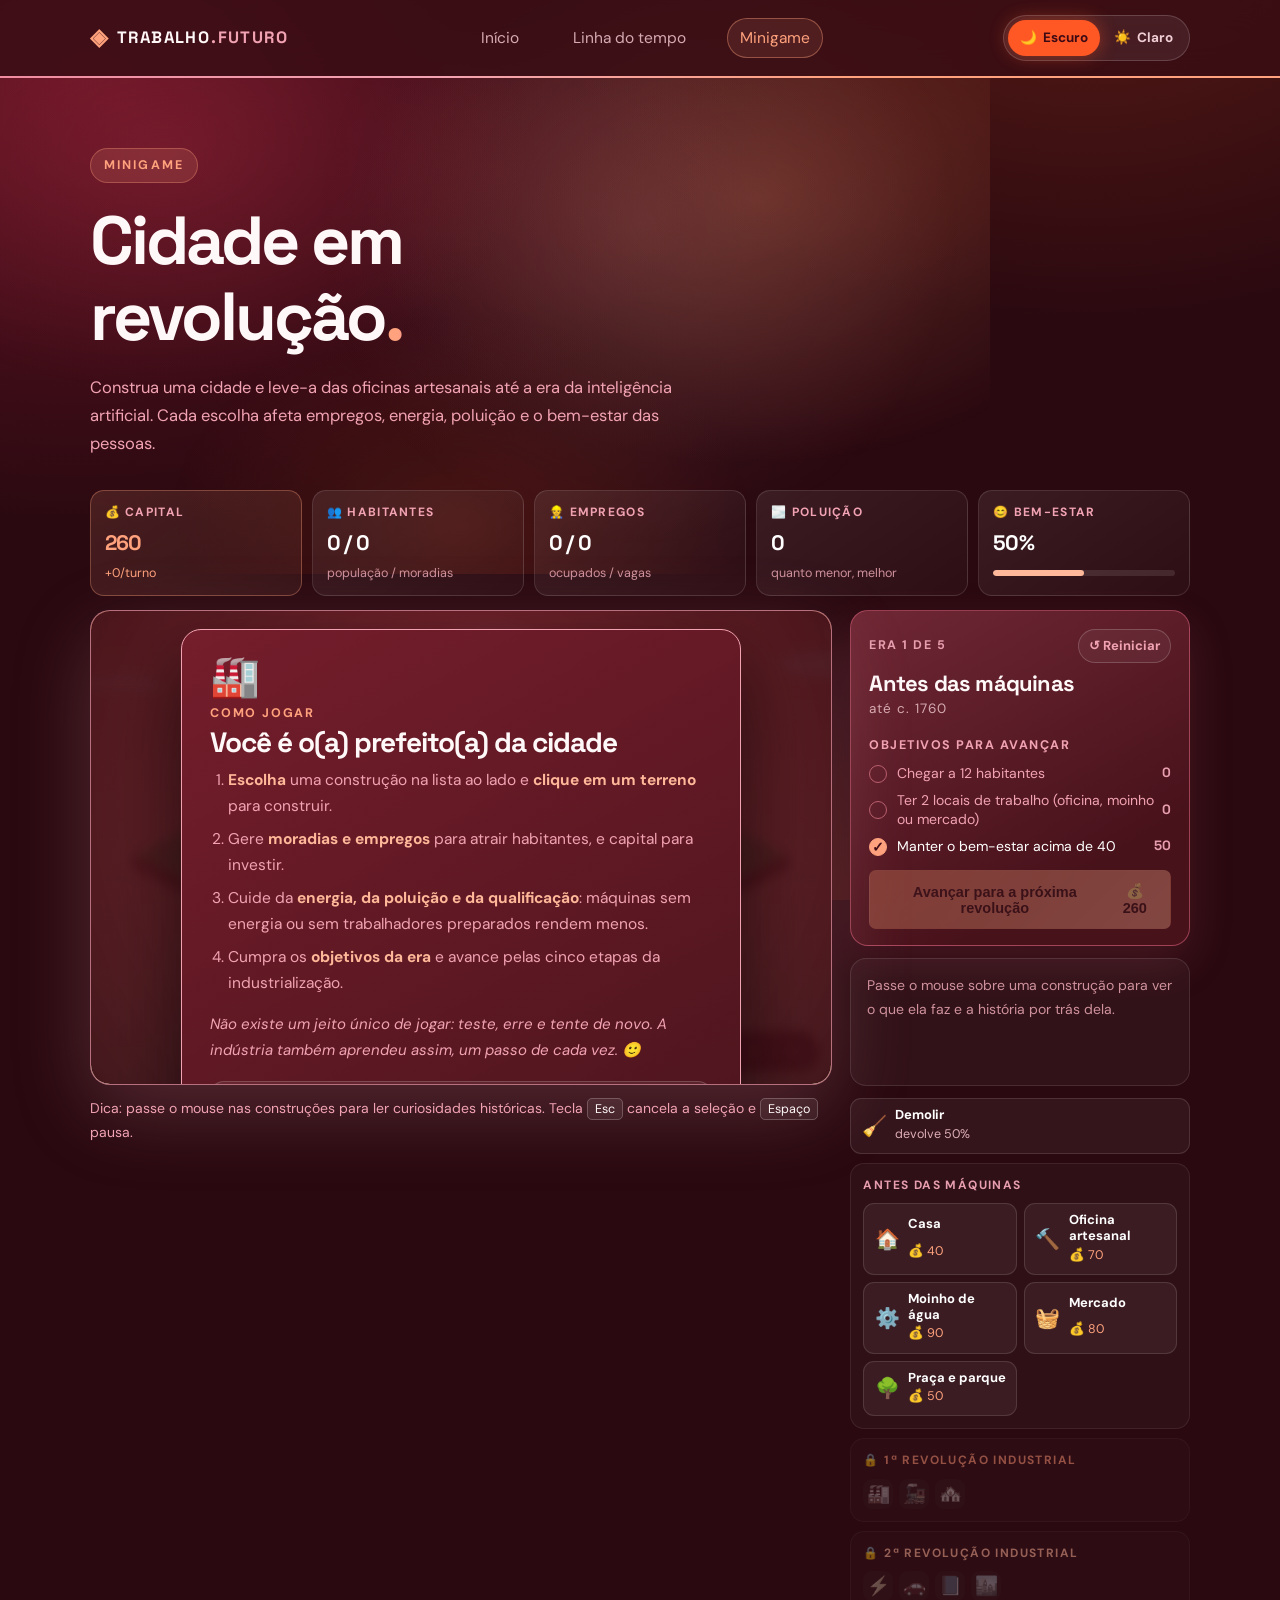
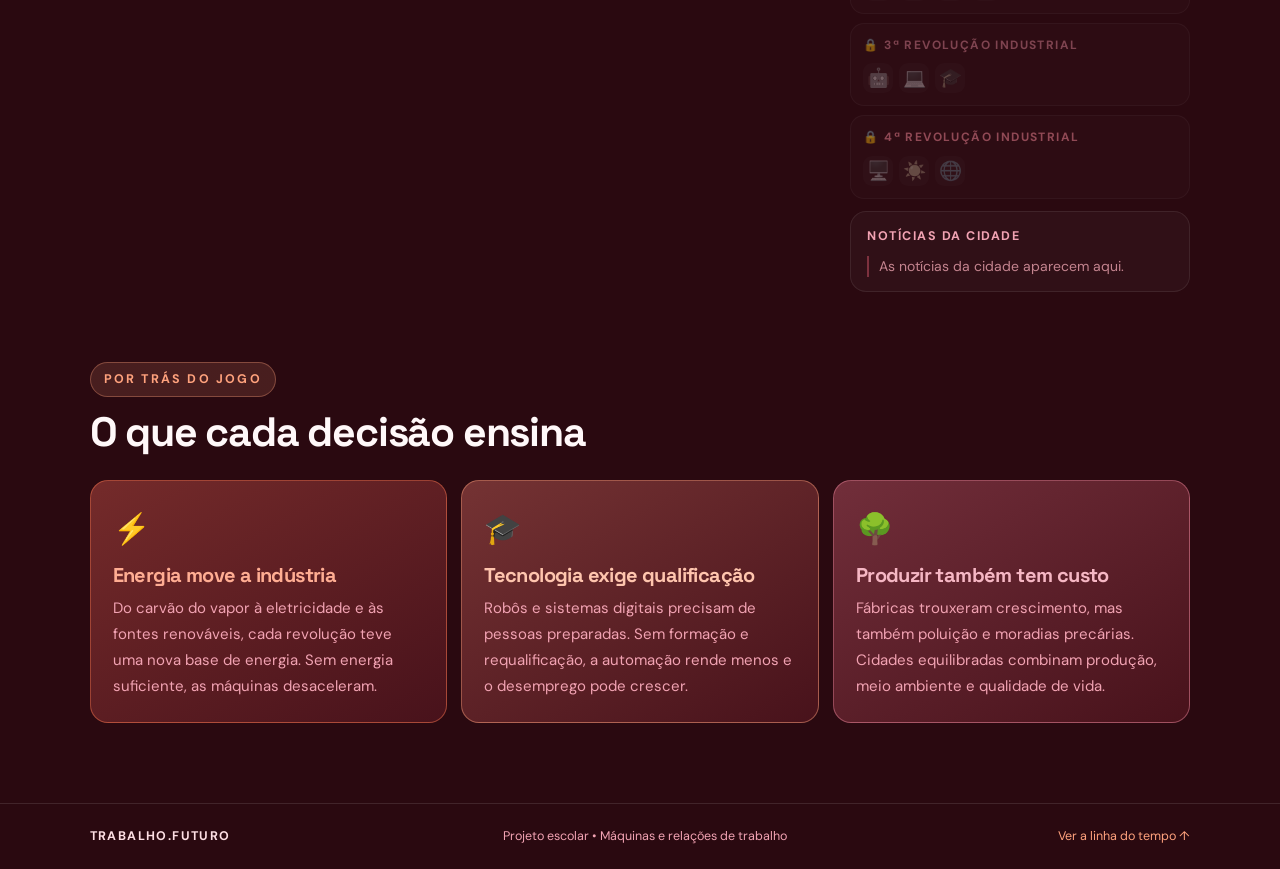
<file: cidade.html>
<!DOCTYPE html>
<html lang="pt-br">
<head>
<meta charset="UTF-8">
<meta name="viewport" content="width=device-width, initial-scale=1.0">
<title>Cidade em Revolução — Minigame</title>
<link rel="preconnect" href="https://fonts.googleapis.com">
<link rel="preconnect" href="https://fonts.gstatic.com" crossorigin>
<script>try{var t=localStorage.getItem("tema-site");document.documentElement.dataset.tema=(t==="claro")?"claro":"escuro"}catch(e){document.documentElement.dataset.tema="escuro"}</script>
<meta name="theme-color" content="#2a0910">
<link rel="stylesheet" href="style.css">
</head>
<body>
<header class="topo"><a class="marca" href="index.html"><span class="marca-icone">◈</span> TRABALHO<span class="marca-claro">.FUTURO</span></a><nav><a href="index.html">Início</a><a href="conteudo.html">Linha do tempo</a><a class="selecionado" href="cidade.html">Minigame</a></nav><div class="tema-seletor" role="group" aria-label="Aparência do site"><button type="button" data-tema="escuro" aria-pressed="true" title="Modo escuro completo"><span aria-hidden="true">🌙</span><b>Escuro</b></button><button type="button" data-tema="claro" aria-pressed="false" title="Modo claro completo (melhor para quem enxerga melhor com fundo claro)"><span aria-hidden="true">☀️</span><b>Claro</b></button></div></header>
<main class="conteudo-main jogo-main">
  <section class="titulo-conteudo">
    <p class="sobrelinha">MINIGAME</p>
    <h1>Cidade em<br>revolução<span>.</span></h1>
    <p>Construa uma cidade e leve-a das oficinas artesanais até a era da inteligência artificial. Cada escolha afeta empregos, energia, poluição e o bem-estar das pessoas.</p>
  </section>

  <section class="jogo" id="jogo" aria-label="Minigame Cidade em Revolução">
    <div class="hud" id="hud">
      <div class="chip chip-cap"><span>💰 CAPITAL</span><b id="h-cap">0</b><small id="h-liq" class="pos">+0/turno</small></div>
      <div class="chip"><span>👥 HABITANTES</span><b id="h-pop">0 / 0</b><small>população / moradias</small></div>
      <div class="chip" id="c-emp"><span>👷 EMPREGOS</span><b id="h-emp">0 / 0</b><small>ocupados / vagas</small></div>
      <div class="chip" id="c-ene" hidden><span>⚡ ENERGIA</span><b id="h-ene">0 / 0</b><small>oferta / demanda</small></div>
      <div class="chip" id="c-qual" hidden><span>🎓 QUALIFICAÇÃO</span><b id="h-qual">0 / 0</b><small>oferecida / exigida</small></div>
      <div class="chip" id="c-pol"><span>🌫️ POLUIÇÃO</span><b id="h-pol">0</b><small>quanto menor, melhor</small></div>
      <div class="chip chip-bem"><span>😊 BEM-ESTAR</span><b id="h-bem">50%</b><div class="barra"><i id="h-bar"></i></div></div>
    </div>

    <div class="jogo-grid">
      <div class="cena">
        <div class="cv-wrap" id="cv-wrap">
          <canvas id="cidade" width="940" height="600" aria-label="Cidade isométrica interativa. Escolha uma construção e clique em um terreno para construir."></canvas>
          <div class="aviso" id="aviso" role="status" aria-live="polite"></div>
          <div class="controles" role="group" aria-label="Velocidade do jogo">
            <button class="vel" data-v="0" type="button" title="Pausar (espaço)">⏸</button>
            <button class="vel" data-v="1" type="button">1x</button>
            <button class="vel" data-v="2" type="button">2x</button>
            <button class="vel" data-v="4" type="button">4x</button>
          </div>
          <div class="sobreposicao" id="intro">
            <div class="modal-caixa">
              <span class="modal-emoji">🏭</span>
              <p class="modal-tag">COMO JOGAR</p>
              <h3>Você é o(a) prefeito(a) da cidade</h3>
              <ol class="como-jogar">
                <li><b>Escolha</b> uma construção na lista ao lado e <b>clique em um terreno</b> para construir.</li>
                <li>Gere <b>moradias e empregos</b> para atrair habitantes, e capital para investir.</li>
                <li>Cuide da <b>energia, da poluição e da qualificação</b>: máquinas sem energia ou sem trabalhadores preparados rendem menos.</li>
                <li>Cumpra os <b>objetivos da era</b> e avance pelas cinco etapas da industrialização.</li>
              </ol>
              <p class="modal-texto nota-humana">Não existe um jeito único de jogar: teste, erre e tente de novo. A indústria também aprendeu assim, um passo de cada vez. 🙂</p>
              <div class="modal-opcoes">
                <button class="modal-op" id="btn-novo" type="button"><b>Começar nova cidade</b><span>Era: antes das máquinas</span></button>
                <button class="modal-op" id="btn-continuar" type="button" hidden><b>Continuar jogo salvo</b><span>Seu progresso fica salvo neste navegador</span></button>
              </div>
            </div>
          </div>
          <div class="sobreposicao" id="evento" hidden></div>
          <div class="sobreposicao" id="final" hidden></div>
        </div>
        <p class="dica-jogo">Dica: passe o mouse nas construções para ler curiosidades históricas. Tecla <kbd>Esc</kbd> cancela a seleção e <kbd>Espaço</kbd> pausa.</p>
      </div>

      <aside class="lateral">
        <div class="era-card" id="era-card">
          <div class="era-topo"><span class="era-prog" id="era-prog">Era 1 de 5</span><button class="reiniciar" id="reiniciar" type="button">↺ Reiniciar</button></div>
          <h2 id="era-nome">Antes das máquinas</h2>
          <p class="era-periodo" id="era-periodo">até c. 1760</p>
          <h4>Objetivos para avançar</h4>
          <ul class="objs" id="objs"></ul>
          <button class="botao principal" id="avancar" type="button" disabled>Avançar</button>
        </div>
        <div class="info-card" id="info" aria-live="polite"></div>
        <div class="paleta" id="paleta" aria-label="Construções disponíveis"></div>
        <div class="diario-card"><h4>Notícias da cidade</h4><ul class="diario" id="diario"></ul></div>
      </aside>
    </div>
  </section>

  <section class="aprende">
    <div class="secao-titulo"><div><p class="sobrelinha">POR TRÁS DO JOGO</p><h2>O que cada decisão ensina</h2></div></div>
    <div class="aprende-grid">
      <article class="aprende-card" style="--cor:var(--orange)"><span>⚡</span><h3>Energia move a indústria</h3><p>Do carvão do vapor à eletricidade e às fontes renováveis, cada revolução teve uma nova base de energia. Sem energia suficiente, as máquinas desaceleram.</p></article>
      <article class="aprende-card" style="--cor:var(--cyan)"><span>🎓</span><h3>Tecnologia exige qualificação</h3><p>Robôs e sistemas digitais precisam de pessoas preparadas. Sem formação e requalificação, a automação rende menos e o desemprego pode crescer.</p></article>
      <article class="aprende-card" style="--cor:var(--pink)"><span>🌳</span><h3>Produzir também tem custo</h3><p>Fábricas trouxeram crescimento, mas também poluição e moradias precárias. Cidades equilibradas combinam produção, meio ambiente e qualidade de vida.</p></article>
    </div>
  </section>
</main>
<footer><span>TRABALHO.FUTURO</span><span>Projeto escolar • Máquinas e relações de trabalho</span><a href="conteudo.html">Ver a linha do tempo ↑</a></footer>
<script src="script.js" defer></script>
<script src="cidade.js" defer></script>
</body>
</html>
</file>
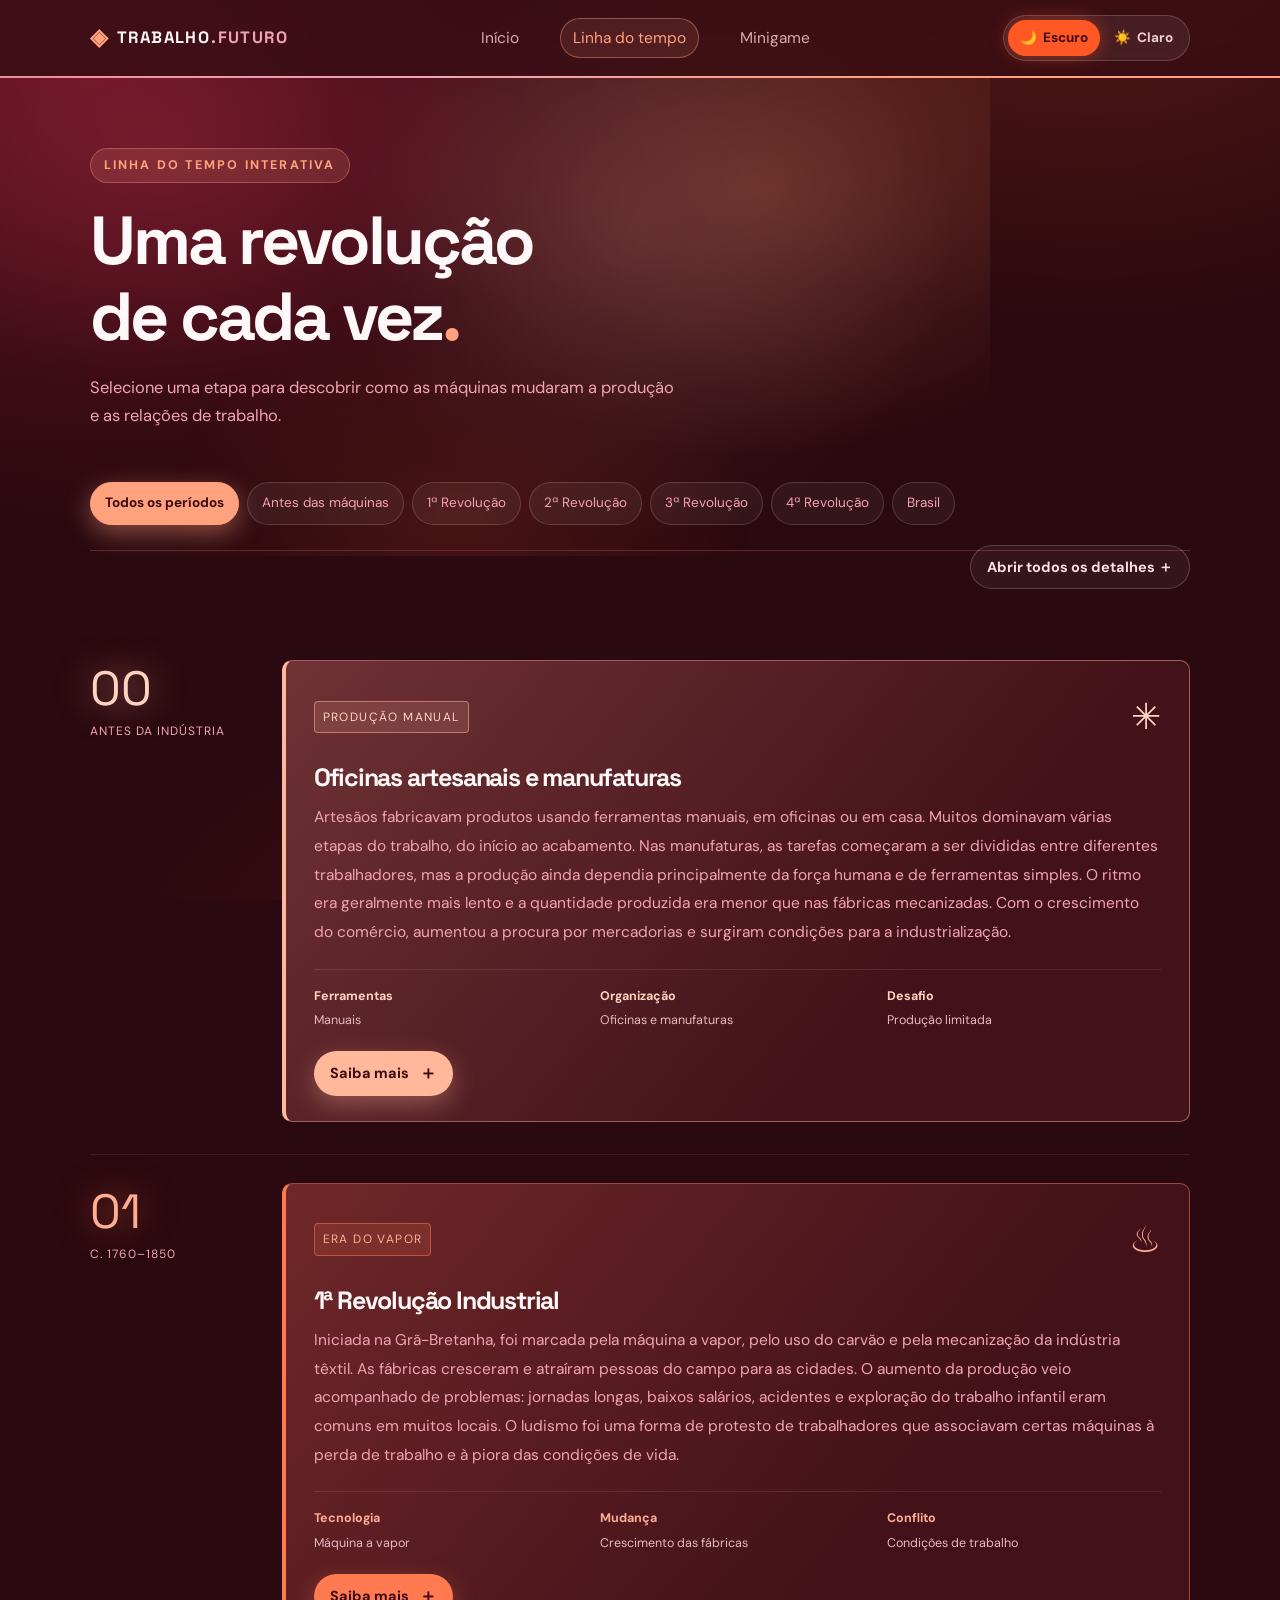
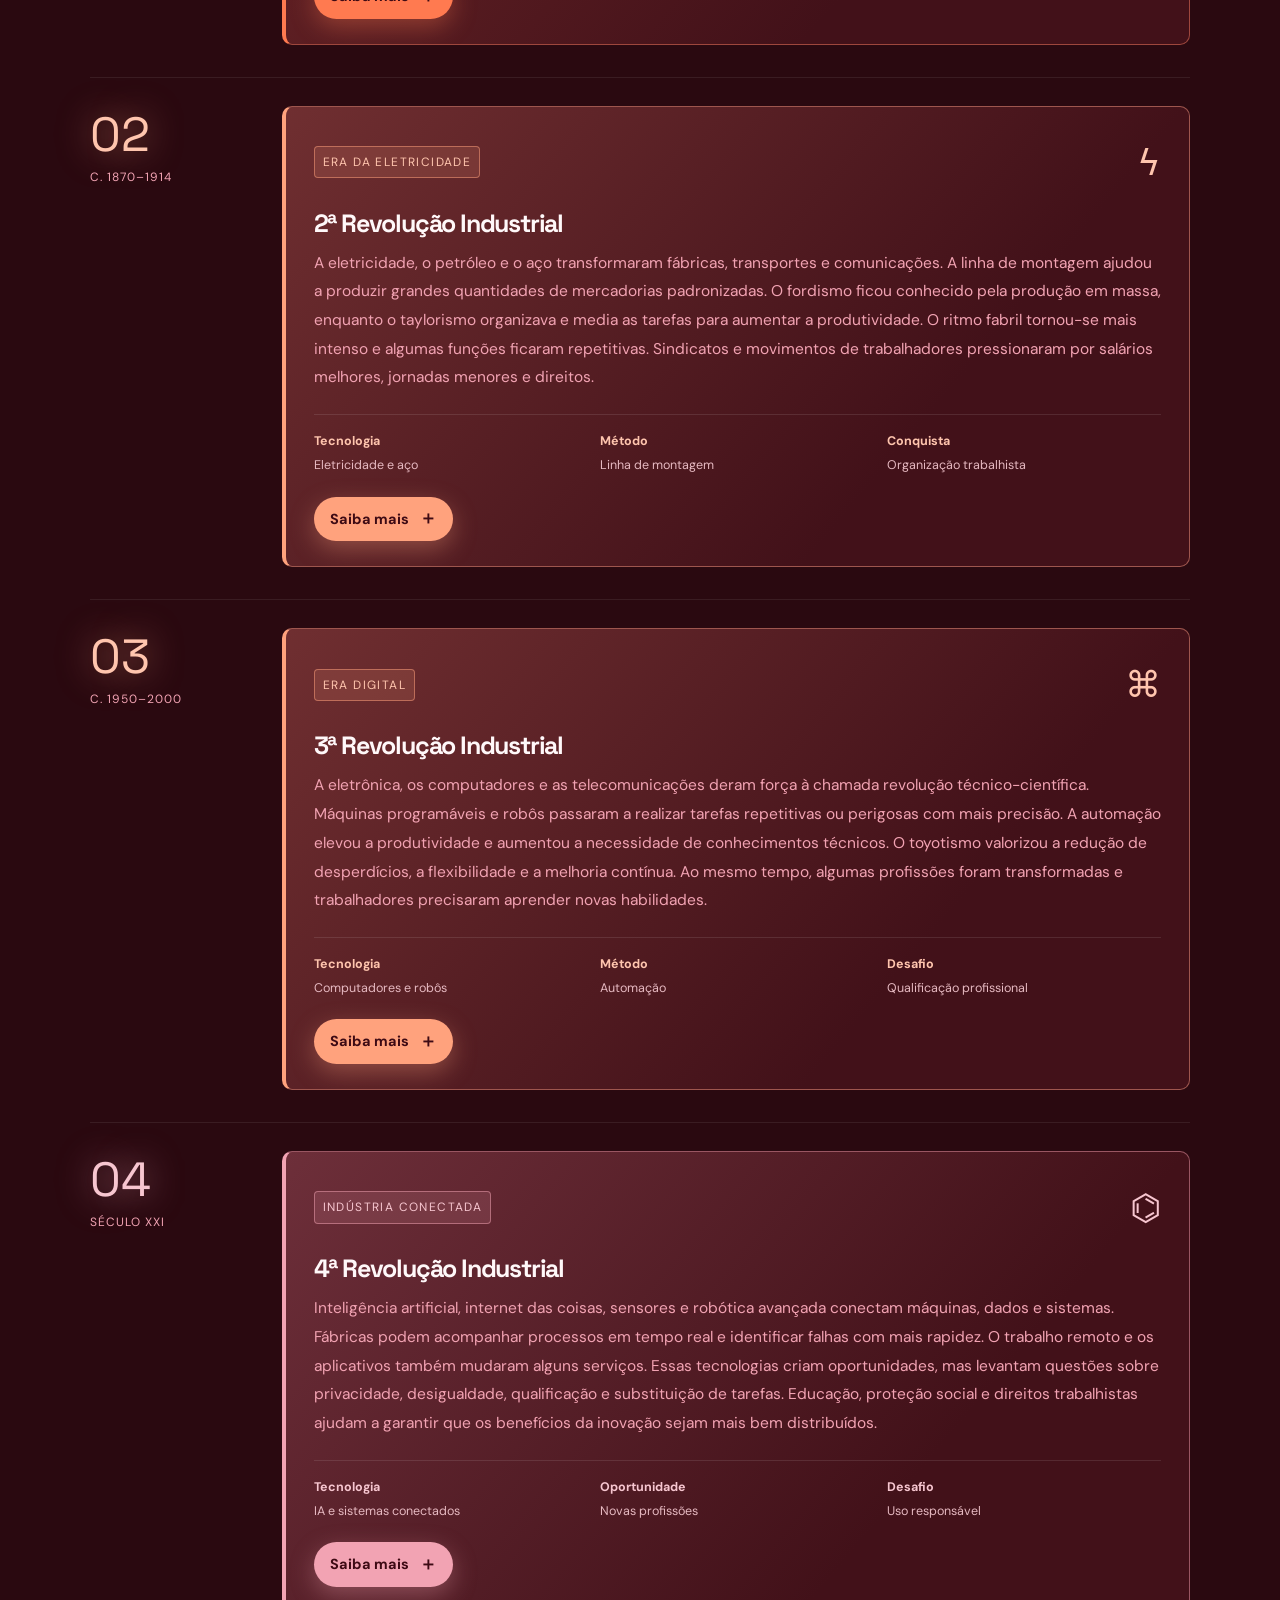
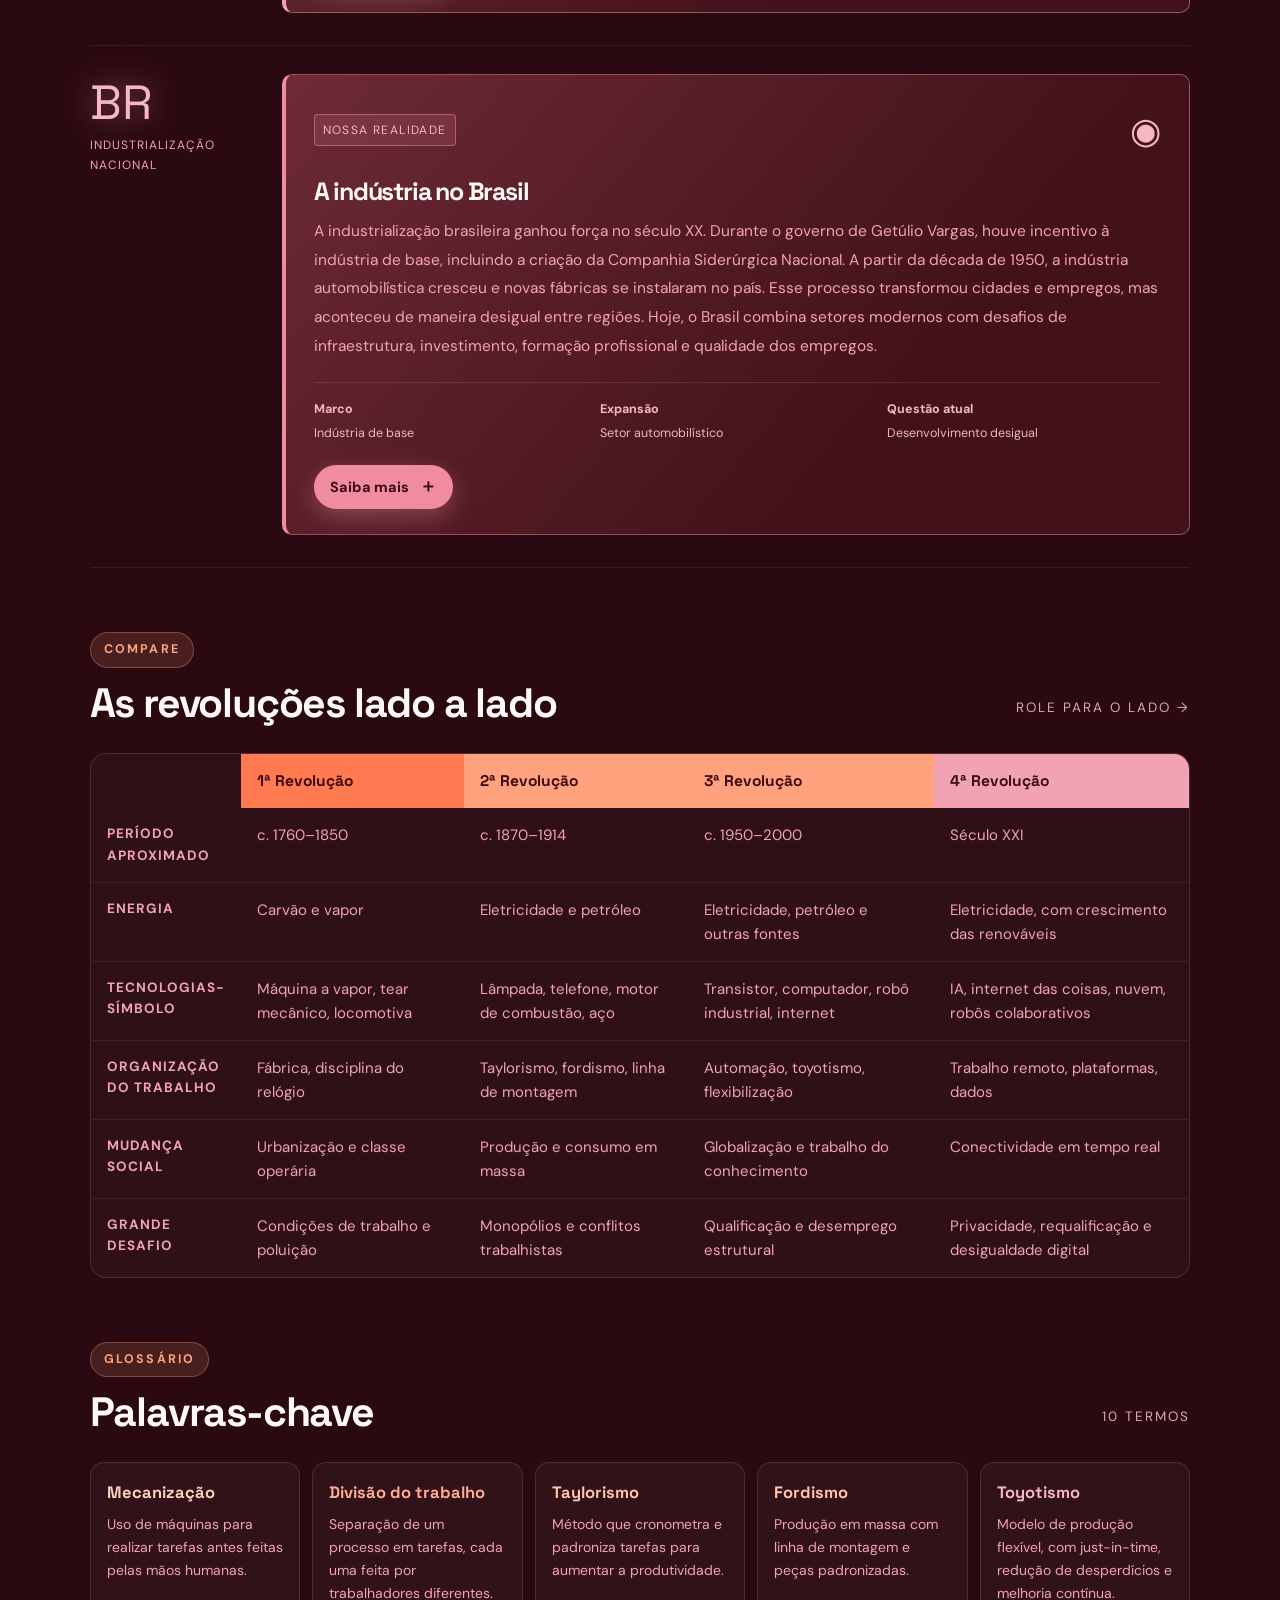
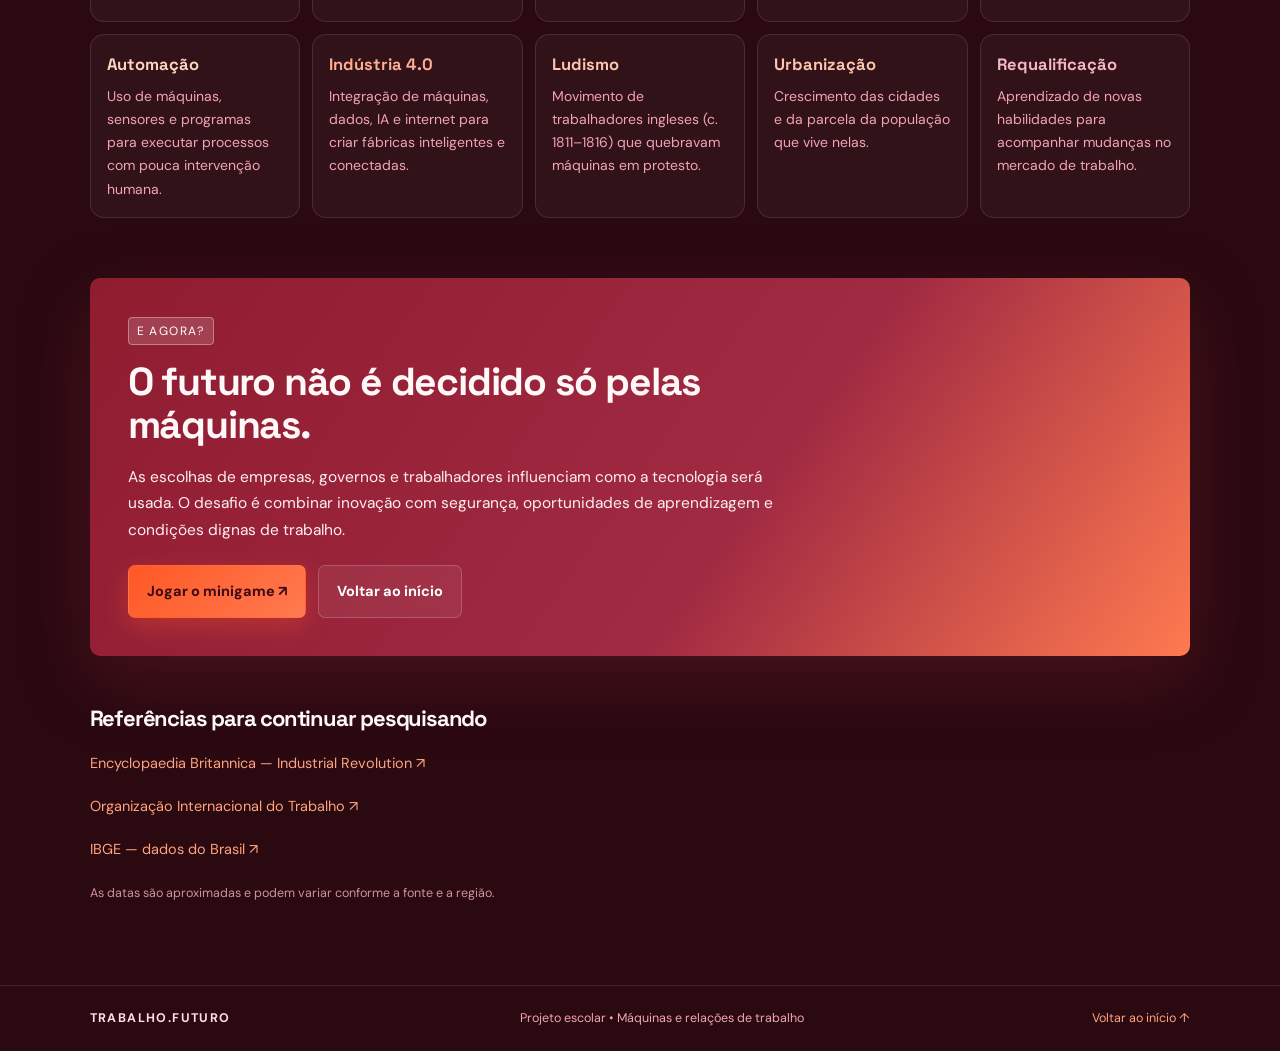
<file: conteudo.html>
<!DOCTYPE html>
<html lang="pt-br">
<head><meta charset="UTF-8"><meta name="viewport" content="width=device-width, initial-scale=1.0"><title>Da Oficina à Robótica — Linha do tempo</title><script>try{var t=localStorage.getItem("tema-site");document.documentElement.dataset.tema=(t==="claro")?"claro":"escuro"}catch(e){document.documentElement.dataset.tema="escuro"}</script>
<meta name="theme-color" content="#2a0910">
<link rel="stylesheet" href="style.css"></head>
<body>
<header class="topo"><a class="marca" href="index.html"><span class="marca-icone">◈</span> TRABALHO<span class="marca-claro">.FUTURO</span></a><nav><a href="index.html">Início</a><a class="selecionado" href="conteudo.html">Linha do tempo</a><a href="cidade.html">Minigame</a></nav><div class="tema-seletor" role="group" aria-label="Aparência do site"><button type="button" data-tema="escuro" aria-pressed="true" title="Modo escuro completo"><span aria-hidden="true">🌙</span><b>Escuro</b></button><button type="button" data-tema="claro" aria-pressed="false" title="Modo claro completo (melhor para quem enxerga melhor com fundo claro)"><span aria-hidden="true">☀️</span><b>Claro</b></button></div></header>
<main class="conteudo-main">
  <section class="titulo-conteudo"><p class="sobrelinha">LINHA DO TEMPO INTERATIVA</p><h1>Uma revolução<br>de cada vez<span>.</span></h1><p>Selecione uma etapa para descobrir como as máquinas mudaram a produção e as relações de trabalho.</p></section>
  <div class="filtros" role="group" aria-label="Filtrar períodos">
    <button class="filtro ativo" data-filtro="todos">Todos os períodos</button><button class="filtro" data-filtro="inicio">Antes das máquinas</button><button class="filtro" data-filtro="1">1ª Revolução</button><button class="filtro" data-filtro="2">2ª Revolução</button><button class="filtro" data-filtro="3">3ª Revolução</button><button class="filtro" data-filtro="4">4ª Revolução</button><button class="filtro" data-filtro="brasil">Brasil</button>
  </div>
  <div class="barra-expandir"><button class="btn-expandir" id="expandir-tudo" type="button" aria-pressed="false">Abrir todos os detalhes ＋</button></div>
  <section class="timeline-cards">
    <article class="etapa" data-etapa="inicio"><div class="etapa-lateral"><span class="etapa-num">00</span><span class="etapa-data">ANTES DA INDÚSTRIA</span></div><div class="etapa-conteudo"><div class="etapa-topo"><span class="tag">PRODUÇÃO MANUAL</span><span class="etapa-simbolo">✳</span></div><h2>Oficinas artesanais e manufaturas</h2><p>Artesãos fabricavam produtos usando ferramentas manuais, em oficinas ou em casa. Muitos dominavam várias etapas do trabalho, do início ao acabamento. Nas manufaturas, as tarefas começaram a ser divididas entre diferentes trabalhadores, mas a produção ainda dependia principalmente da força humana e de ferramentas simples. O ritmo era geralmente mais lento e a quantidade produzida era menor que nas fábricas mecanizadas. Com o crescimento do comércio, aumentou a procura por mercadorias e surgiram condições para a industrialização.</p><div class="dados"><span><b>Ferramentas</b> Manuais</span><span><b>Organização</b> Oficinas e manufaturas</span><span><b>Desafio</b> Produção limitada</span></div><button class="saiba-mais" type="button" aria-expanded="false"><span>Saiba mais</span><i>＋</i></button><div class="detalhes" hidden><figure class="foto foto-larga"><div class="foto-moldura"><img alt="Imagem relacionada a ferreiros e ofícios artesanais" data-wiki="en:Blacksmith" data-largura="900" loading="lazy" decoding="async" referrerpolicy="no-referrer"><span class="foto-fallback" aria-hidden="true"></span></div><figcaption><span class="cred"></span><span class="ilus">Ilustração</span></figcaption></figure><div class="det-grid"><div class="det-bloco"><h4>Como era a vida</h4><p>A maior parte das pessoas vivia no campo e plantava, criava animais ou trabalhava com ofícios. O ritmo do dia seguia a luz do sol e as estações do ano, e a energia vinha da força humana, de animais, da água e do vento.</p></div><div class="det-bloco"><h4>Como se produzia</h4><p>Em muitos lugares existia o trabalho a domicílio: comerciantes entregavam matéria-prima a famílias que fiavam e teciam em casa. Nas manufaturas, vários trabalhadores ficavam no mesmo espaço e cada um fazia uma parte do produto.</p></div><div class="det-bloco"><h4>O que preparou a mudança</h4><p>A expansão do comércio marítimo, mudanças na agricultura europeia, o acúmulo de capital por comerciantes e a disponibilidade de recursos como carvão e ferro criaram condições para a industrialização, principalmente na Inglaterra.</p></div></div><h4 class="det-sub">Marcos e datas</h4><ol class="mini-linha"><li><b>Séculos XVI–XVIII</b><span>Expansão do comércio marítimo e colonial europeu</span></li><li><b>Século XVIII</b><span>Mudanças na agricultura inglesa liberam mão de obra para outras atividades</span></li><li><b>Até c. 1760</b><span>Predomínio de oficinas, manufaturas e trabalho a domicílio</span></li></ol><h4 class="det-sub">Personagens e grupos</h4><div class="det-chips"><em>Artesãos e mestres de ofício</em><em>Aprendizes</em><em>Comerciantes e mercadores</em><em>Camponeses</em><em>Corporações de ofício</em></div><div class="det-humano"><span class="det-avatar" aria-hidden="true">T</span><div class="det-humano-corpo"><div><span class="det-humano-rotulo">UM DIA NA VIDA • PERSONAGEM ILUSTRATIVO, BASEADO EM FATOS HISTÓRICOS</span><h5>Tomás, 14 anos, aprendiz de ferreiro</h5><p>Acorda com o sol e acende a forja antes de o mestre chegar. Passa anos aprendendo cada etapa do ofício: aquecer, bater, moldar, afiar. O que faz leva dias, e cada peça sai um pouco diferente da outra. Seu maior orgulho é ouvir o mestre dizer que o trabalho ficou bom.</p></div></div></div><div class="det-conexao"><span>CONEXÃO COM HOJE</span><p>O artesanato não desapareceu: hoje convive com a indústria, com valor especial para produtos feitos à mão, personalizados ou tradicionais.</p></div></div></div></article>
    <article class="etapa" data-etapa="1"><div class="etapa-lateral"><span class="etapa-num">01</span><span class="etapa-data">C. 1760–1850</span></div><div class="etapa-conteudo"><div class="etapa-topo"><span class="tag">ERA DO VAPOR</span><span class="etapa-simbolo">♨</span></div><h2>1ª Revolução Industrial</h2><p>Iniciada na Grã-Bretanha, foi marcada pela máquina a vapor, pelo uso do carvão e pela mecanização da indústria têxtil. As fábricas cresceram e atraíram pessoas do campo para as cidades. O aumento da produção veio acompanhado de problemas: jornadas longas, baixos salários, acidentes e exploração do trabalho infantil eram comuns em muitos locais. O ludismo foi uma forma de protesto de trabalhadores que associavam certas máquinas à perda de trabalho e à piora das condições de vida.</p><div class="dados"><span><b>Tecnologia</b> Máquina a vapor</span><span><b>Mudança</b> Crescimento das fábricas</span><span><b>Conflito</b> Condições de trabalho</span></div><button class="saiba-mais" type="button" aria-expanded="false"><span>Saiba mais</span><i>＋</i></button><div class="detalhes" hidden><figure class="foto foto-larga"><div class="foto-moldura"><img alt="Imagem da spinning jenny, máquina de fiar da 1ª Revolução Industrial" data-wiki="en:Spinning_jenny" data-largura="900" loading="lazy" decoding="async" referrerpolicy="no-referrer"><span class="foto-fallback" aria-hidden="true"></span></div><figcaption><span class="cred"></span><span class="ilus">Ilustração</span></figcaption></figure><div class="det-grid"><div class="det-bloco"><h4>Por que na Grã-Bretanha?</h4><p>O país tinha carvão e ferro em abundância, comércio e colônias que ampliavam mercados, capital para investir e uma população que migrava para as cidades. Esses fatores ajudam a explicar por que as primeiras fábricas surgiram ali.</p></div><div class="det-bloco"><h4>A fábrica e o relógio</h4><p>O trabalho deixou de seguir o ritmo da natureza e passou a seguir o ritmo das máquinas e do relógio. Horários rígidos, vigilância e multas por atrasos fizeram parte da disciplina fabril.</p></div><div class="det-bloco"><h4>A vida nas cidades industriais</h4><p>Cidades como Manchester, Birmingham e Liverpool cresceram rapidamente. Muitas famílias operárias viviam em moradias apertadas, com pouco saneamento, e doenças como a cólera se espalhavam com facilidade.</p></div><div class="det-bloco"><h4>Mulheres e crianças</h4><p>Mulheres e crianças trabalhavam em fábricas têxteis e minas, recebendo salários menores. A pressão social levou a leis como a Lei das Fábricas de 1833, na Inglaterra, que limitou o trabalho infantil na indústria têxtil.</p></div><div class="det-bloco"><h4>Meio ambiente</h4><p>A queima de carvão enchia o ar de fumaça e fuligem, e rios próximos às fábricas eram poluídos. Foi o início de problemas ambientais que ainda discutimos hoje.</p></div><div class="det-bloco"><h4>Expansão</h4><p>Ao longo do século XIX, a industrialização chegou à Bélgica, à França, à Alemanha e aos Estados Unidos, entre outros países.</p></div></div><h4 class="det-sub">Marcos e datas</h4><ol class="mini-linha"><li><b>c. 1764</b><span>Spinning jenny, de James Hargreaves, permite fiar vários fios ao mesmo tempo</span></li><li><b>1769</b><span>James Watt patenteia melhorias que tornam a máquina a vapor mais eficiente</span></li><li><b>1785</b><span>Edmund Cartwright patenteia o tear mecânico</span></li><li><b>1804</b><span>Primeira locomotiva a vapor sobre trilhos, de Richard Trevithick</span></li><li><b>1811–1816</b><span>Movimento ludista quebra máquinas em protesto</span></li><li><b>1825</b><span>Inaugurada a ferrovia Stockton–Darlington, na Inglaterra</span></li><li><b>1833</b><span>Lei das Fábricas limita o trabalho infantil na indústria têxtil inglesa</span></li></ol><h4 class="det-sub">Personagens e grupos</h4><div class="det-chips"><em>James Watt</em><em>James Hargreaves</em><em>Richard Arkwright</em><em>Edmund Cartwright</em><em>George Stephenson</em><em>Operários e operárias</em><em>Burguesia industrial</em><em>Ludistas</em></div><div class="det-humano"><figure class="foto foto-mini"><div class="foto-moldura"><img alt="Fotografia de 1909 de uma menina trabalhando como fiandeira em uma fábrica têxtil na Geórgia, nos Estados Unidos" data-local="foto-fiandeira-1909.jpg" data-commons="Lewis Hine, Spinner in Globe Cotton Mill, Augusta, Georgia, 1909.jpg" data-largura="520" loading="lazy" decoding="async" referrerpolicy="no-referrer"><span class="foto-fallback" aria-hidden="true"><svg viewBox="0 0 120 90" fill="none" stroke="currentColor" stroke-width="2.4" stroke-linecap="round" stroke-linejoin="round" aria-hidden="true"><rect x="8" y="14" width="104" height="10" rx="3" opacity=".5"/><path d="M20 24v50M52 24v50M84 24v50M104 24v50" opacity=".4"/><circle cx="62" cy="46" r="9"/><path d="M62 55v22M62 62l-14 10M62 62l14 10M52 82h20"/><path d="M8 82h104"/></svg></span></div><figcaption><span class="cred">Foto: Lewis Hine, 1909 • Biblioteca do Congresso dos EUA • Domínio público</span><span class="ilus">Ilustração</span></figcaption></figure><span class="det-avatar" aria-hidden="true">A</span><div class="det-humano-corpo"><div><span class="det-humano-rotulo">UM DIA NA VIDA • PERSONAGEM ILUSTRATIVO, BASEADO EM FATOS HISTÓRICOS</span><h5>Ana, 11 anos, fiandeira em uma fábrica têxtil inglesa</h5><p>Acorda no escuro, antes do apito. Passa mais de 12 horas em pé ao lado das máquinas, cuidando dos fios, e um atraso pode custar uma multa. Histórias como a dela levaram o Parlamento inglês a aprovar, em 1833, a Lei das Fábricas, que limitou o trabalho das crianças.</p></div></div></div><div class="det-conexao"><span>CONEXÃO COM HOJE</span><p>O medo de que as máquinas tirem empregos, presente no ludismo, volta hoje nos debates sobre robôs e inteligência artificial. A diferença é que hoje existem leis trabalhistas, sindicatos e programas de qualificação.</p></div></div></div></article>
    <article class="etapa" data-etapa="2"><div class="etapa-lateral"><span class="etapa-num">02</span><span class="etapa-data">C. 1870–1914</span></div><div class="etapa-conteudo"><div class="etapa-topo"><span class="tag">ERA DA ELETRICIDADE</span><span class="etapa-simbolo">ϟ</span></div><h2>2ª Revolução Industrial</h2><p>A eletricidade, o petróleo e o aço transformaram fábricas, transportes e comunicações. A linha de montagem ajudou a produzir grandes quantidades de mercadorias padronizadas. O fordismo ficou conhecido pela produção em massa, enquanto o taylorismo organizava e media as tarefas para aumentar a produtividade. O ritmo fabril tornou-se mais intenso e algumas funções ficaram repetitivas. Sindicatos e movimentos de trabalhadores pressionaram por salários melhores, jornadas menores e direitos.</p><div class="dados"><span><b>Tecnologia</b> Eletricidade e aço</span><span><b>Método</b> Linha de montagem</span><span><b>Conquista</b> Organização trabalhista</span></div><button class="saiba-mais" type="button" aria-expanded="false"><span>Saiba mais</span><i>＋</i></button><div class="detalhes" hidden><figure class="foto foto-larga"><div class="foto-moldura"><img alt="Imagem de uma lâmpada incandescente, símbolo da eletricidade" data-wiki="en:Incandescent_light_bulb" data-largura="900" loading="lazy" decoding="async" referrerpolicy="no-referrer"><span class="foto-fallback" aria-hidden="true"></span></div><figcaption><span class="cred"></span><span class="ilus">Ilustração</span></figcaption></figure><div class="det-grid"><div class="det-bloco"><h4>Novas fontes de energia</h4><p>A eletricidade passou a iluminar ruas e fábricas e a mover motores. O petróleo e o motor de combustão interna abriram caminho para automóveis e novos transportes. O carvão continuou importante, mas deixou de ser a única fonte de energia.</p></div><div class="det-bloco"><h4>Aço e química</h4><p>O aço, produzido em larga escala graças a processos como o de Bessemer, permitiu construir ferrovias, pontes e prédios mais resistentes. A indústria química criou corantes, fertilizantes e medicamentos.</p></div><div class="det-bloco"><h4>Comunicação mais rápida</h4><p>Telégrafo, telefone e, depois, rádio encurtaram distâncias. Empresas puderam coordenar negócios em vários países, e as notícias passaram a circular muito mais rápido.</p></div><div class="det-bloco"><h4>Administração e produção em massa</h4><p>Frederick Taylor propôs medir e cronometrar tarefas para aumentar a produtividade. Henry Ford combinou peças padronizadas e linha de montagem móvel para fabricar automóveis em grande escala e reduzir o preço.</p></div><div class="det-bloco"><h4>Grandes empresas e imperialismo</h4><p>Surgiram grandes corporações, bancos e monopólios. A busca por matérias-primas e mercados levou potências industriais a dominar territórios na África e na Ásia, como na Conferência de Berlim (1884–1885).</p></div><div class="det-bloco"><h4>Lutas dos trabalhadores</h4><p>Sindicatos, partidos operários e greves ganharam força. A luta por jornadas de oito horas, ligada a greves em Chicago em 1886, deu origem ao Dia do Trabalhador, celebrado em 1º de maio.</p></div></div><h4 class="det-sub">Marcos e datas</h4><ol class="mini-linha"><li><b>1856</b><span>Processo Bessemer barateia a produção de aço</span></li><li><b>1876</b><span>Alexander Graham Bell patenteia o telefone</span></li><li><b>1879</b><span>Thomas Edison apresenta a lâmpada incandescente prática</span></li><li><b>1882</b><span>Primeira central elétrica comercial de Edison, em Nova York</span></li><li><b>1886</b><span>Karl Benz patenteia um automóvel com motor de combustão</span></li><li><b>1903</b><span>Primeiro voo motorizado dos irmãos Wright</span></li><li><b>1911</b><span>Taylor publica Princípios da Administração Científica</span></li><li><b>1913</b><span>Ford adota a linha de montagem móvel</span></li></ol><h4 class="det-sub">Personagens e grupos</h4><div class="det-chips"><em>Thomas Edison</em><em>Nikola Tesla</em><em>Alexander Graham Bell</em><em>Henry Ford</em><em>Frederick Taylor</em><em>Karl Benz</em><em>Sindicalistas e operários</em><em>Imigrantes</em></div><div class="det-humano"><figure class="foto foto-mini"><div class="foto-moldura"><img alt="Fotografia de 1913 de operários trabalhando na linha de montagem de automóveis da Ford, em Highland Park, nos Estados Unidos" data-local="foto-linha-ford-1913.jpg" data-commons="A-line1913.jpg" data-largura="520" loading="lazy" decoding="async" referrerpolicy="no-referrer"><span class="foto-fallback" aria-hidden="true"><svg viewBox="0 0 120 90" fill="none" stroke="currentColor" stroke-width="2.4" stroke-linecap="round" stroke-linejoin="round" aria-hidden="true"><path d="M6 66h108"/><rect x="14" y="52" width="26" height="12" rx="3"/><rect x="52" y="52" width="26" height="12" rx="3"/><rect x="90" y="52" width="22" height="12" rx="3"/><circle cx="26" cy="30" r="7"/><path d="M26 37v14M26 44l12 8"/><circle cx="66" cy="30" r="7"/><path d="M66 37v14M66 44l12 8"/><circle cx="102" cy="32" r="6"/><path d="M102 38v13"/></svg></span></div><figcaption><span class="cred">Foto: Ford Motor Company, 1913 • Domínio público (Wikimedia Commons)</span><span class="ilus">Ilustração</span></figcaption></figure><span class="det-avatar" aria-hidden="true">C</span><div class="det-humano-corpo"><div><span class="det-humano-rotulo">UM DIA NA VIDA • PERSONAGEM ILUSTRATIVO, BASEADO EM FATOS HISTÓRICOS</span><h5>Carlos, 27 anos, operário de uma linha de montagem (1914)</h5><p>Passa o dia repetindo uma única tarefa enquanto o chassi avança. O ritmo é ditado pela linha, e a produção sobe muito. Em janeiro de 1914, a Ford anunciou o salário de 5 dólares por dia, bem acima do que outras fábricas pagavam, e a procura por emprego ali disparou.</p></div></div></div><div class="det-conexao"><span>CONEXÃO COM HOJE</span><p>Padronização, produção em escala e metas de produtividade continuam presentes em fábricas, escritórios e serviços. Discutir pausas, ergonomia e saúde no trabalho vem de debates que ganharam força nessa época.</p></div></div></div></article>
    <article class="etapa" data-etapa="3"><div class="etapa-lateral"><span class="etapa-num">03</span><span class="etapa-data">C. 1950–2000</span></div><div class="etapa-conteudo"><div class="etapa-topo"><span class="tag">ERA DIGITAL</span><span class="etapa-simbolo">⌘</span></div><h2>3ª Revolução Industrial</h2><p>A eletrônica, os computadores e as telecomunicações deram força à chamada revolução técnico-científica. Máquinas programáveis e robôs passaram a realizar tarefas repetitivas ou perigosas com mais precisão. A automação elevou a produtividade e aumentou a necessidade de conhecimentos técnicos. O toyotismo valorizou a redução de desperdícios, a flexibilidade e a melhoria contínua. Ao mesmo tempo, algumas profissões foram transformadas e trabalhadores precisaram aprender novas habilidades.</p><div class="dados"><span><b>Tecnologia</b> Computadores e robôs</span><span><b>Método</b> Automação</span><span><b>Desafio</b> Qualificação profissional</span></div><button class="saiba-mais" type="button" aria-expanded="false"><span>Saiba mais</span><i>＋</i></button><div class="detalhes" hidden><figure class="foto foto-larga"><div class="foto-moldura"><img alt="Imagem de robôs industriais em uma linha de produção" data-wiki="en:Industrial_robot" data-largura="900" loading="lazy" decoding="async" referrerpolicy="no-referrer"><span class="foto-fallback" aria-hidden="true"></span></div><figcaption><span class="cred"></span><span class="ilus">Ilustração</span></figcaption></figure><div class="det-grid"><div class="det-bloco"><h4>Do transistor ao chip</h4><p>O transistor (1947) e o circuito integrado (1958) permitiram construir aparelhos eletrônicos menores, mais rápidos e mais baratos. Os computadores deixaram de ocupar salas inteiras e chegaram a escritórios e casas.</p></div><div class="det-bloco"><h4>Automação industrial</h4><p>Controladores lógicos programáveis (CLPs) e robôs industriais passaram a executar tarefas repetitivas, pesadas ou perigosas, como soldagem e pintura, com mais precisão. As fábricas precisaram de técnicos para programar e manter esses sistemas.</p></div><div class="det-bloco"><h4>Toyotismo</h4><p>Surgido no sistema de produção da Toyota, no Japão, valoriza o just-in-time (produzir só o necessário, no momento certo), a redução de desperdícios, a flexibilidade e a melhoria contínua.</p></div><div class="det-bloco"><h4>Globalização e redes</h4><p>Transportes e telecomunicações permitiram dividir a produção entre vários países. A internet comercial, nos anos 1990, conectou pessoas e empresas em escala mundial.</p></div><div class="det-bloco"><h4>Mudanças no trabalho</h4><p>Cresceram o trabalho técnico e os serviços; algumas funções industriais diminuíram ou mudaram. Terceirização e contratos flexíveis se tornaram mais comuns, e a qualificação passou a ser fundamental.</p></div><div class="det-bloco"><h4>Preocupação ambiental</h4><p>O aumento da produção e do consumo trouxe discussões sobre poluição e uso de recursos, como na Conferência de Estocolmo (1972) e na Rio-92.</p></div></div><h4 class="det-sub">Marcos e datas</h4><ol class="mini-linha"><li><b>1947</b><span>Invenção do transistor nos Laboratórios Bell</span></li><li><b>1958</b><span>Primeiro circuito integrado, de Jack Kilby</span></li><li><b>1961</b><span>Robô Unimate começa a trabalhar em uma fábrica da General Motors</span></li><li><b>1969</b><span>Primeiro CLP, para a indústria automotiva; criação da ARPANET</span></li><li><b>1971</b><span>Microprocessador Intel 4004</span></li><li><b>1981</b><span>IBM lança o PC</span></li><li><b>1991</b><span>World Wide Web é aberta ao público</span></li></ol><h4 class="det-sub">Personagens e grupos</h4><div class="det-chips"><em>Taiichi Ohno</em><em>Jack Kilby</em><em>Tim Berners-Lee</em><em>Engenheiros e técnicos</em><em>Programadores</em><em>Trabalhadores qualificados</em></div><div class="det-humano"><span class="det-avatar" aria-hidden="true">M</span><div class="det-humano-corpo"><div><span class="det-humano-rotulo">UM DIA NA VIDA • PERSONAGEM ILUSTRATIVO, BASEADO EM FATOS HISTÓRICOS</span><h5>Marta, 34 anos, técnica em automação (anos 1990)</h5><p>Em vez de apertar parafusos, ela programa o robô que faz a soldagem e confere se tudo funciona. Passou por cursos técnicos e continua estudando, porque as máquinas mudam a cada poucos anos. Para ela, aprender nunca termina.</p></div></div></div><div class="det-conexao"><span>CONEXÃO COM HOJE</span><p>Muitos empregos atuais em mecatrônica, automação, manutenção industrial e programação surgiram dessa fase. É por isso que cursos técnicos e a formação continuada são tão importantes.</p></div></div></div></article>
    <article class="etapa" data-etapa="4"><div class="etapa-lateral"><span class="etapa-num">04</span><span class="etapa-data">SÉCULO XXI</span></div><div class="etapa-conteudo"><div class="etapa-topo"><span class="tag">INDÚSTRIA CONECTADA</span><span class="etapa-simbolo">⌬</span></div><h2>4ª Revolução Industrial</h2><p>Inteligência artificial, internet das coisas, sensores e robótica avançada conectam máquinas, dados e sistemas. Fábricas podem acompanhar processos em tempo real e identificar falhas com mais rapidez. O trabalho remoto e os aplicativos também mudaram alguns serviços. Essas tecnologias criam oportunidades, mas levantam questões sobre privacidade, desigualdade, qualificação e substituição de tarefas. Educação, proteção social e direitos trabalhistas ajudam a garantir que os benefícios da inovação sejam mais bem distribuídos.</p><div class="dados"><span><b>Tecnologia</b> IA e sistemas conectados</span><span><b>Oportunidade</b> Novas profissões</span><span><b>Desafio</b> Uso responsável</span></div><button class="saiba-mais" type="button" aria-expanded="false"><span>Saiba mais</span><i>＋</i></button><div class="detalhes" hidden><figure class="foto foto-larga"><div class="foto-moldura"><img alt="Imagem sobre a Indústria 4.0" data-wiki="en:Industry_4.0" data-largura="900" loading="lazy" decoding="async" referrerpolicy="no-referrer"><span class="foto-fallback" aria-hidden="true"></span></div><figcaption><span class="cred"></span><span class="ilus">Ilustração</span></figcaption></figure><div class="det-grid"><div class="det-bloco"><h4>O que é a Indústria 4.0?</h4><p>O termo foi apresentado na Alemanha, em 2011, para descrever fábricas inteligentes em que máquinas, sensores e sistemas trocam informações e ajustam a produção quase em tempo real.</p></div><div class="det-bloco"><h4>Tecnologias-chave</h4><p>Inteligência artificial, internet das coisas (IoT), computação em nuvem, big data, robôs colaborativos (cobots), impressão 3D, gêmeos digitais e realidade aumentada.</p></div><div class="det-bloco"><h4>Novas formas de trabalho</h4><p>Trabalho remoto e híbrido, plataformas digitais e aplicativos criaram oportunidades e flexibilidade, mas também discussões sobre direitos, jornada, remuneração e o direito de se desconectar.</p></div><div class="det-bloco"><h4>Habilidades do futuro</h4><p>Além de conhecimentos técnicos e digitais, ganham valor comunicação, trabalho em equipe, pensamento crítico, criatividade e capacidade de aprender continuamente (requalificação).</p></div><div class="det-bloco"><h4>Dados e privacidade</h4><p>Com tantos dados circulando, ganharam importância a segurança digital e a proteção de dados pessoais. No Brasil, a Lei Geral de Proteção de Dados (LGPD, Lei 13.709/2018) estabelece regras sobre o uso dessas informações.</p></div><div class="det-bloco"><h4>Sustentabilidade</h4><p>Eficiência energética, energias renováveis e economia circular podem reduzir impactos ambientais. Por outro lado, data centers consomem muita energia e o lixo eletrônico é um desafio.</p></div></div><h4 class="det-sub">Marcos e datas</h4><ol class="mini-linha"><li><b>2007</b><span>Lançamento do iPhone populariza os smartphones</span></li><li><b>2011</b><span>Termo “Indústria 4.0” é apresentado na Feira de Hannover</span></li><li><b>2016</b><span>O programa AlphaGo vence o campeão Lee Sedol no jogo de Go</span></li><li><b>2018</b><span>Lei Geral de Proteção de Dados é sancionada no Brasil</span></li><li><b>2020</b><span>A pandemia acelera o trabalho remoto e os serviços digitais</span></li><li><b>2022</b><span>Ferramentas de IA generativa se tornam populares</span></li></ol><h4 class="det-sub">Personagens e grupos</h4><div class="det-chips"><em>Cientistas de dados</em><em>Engenheiros de dados</em><em>Técnicos em automação</em><em>Trabalhadores de plataformas</em><em>Profissionais remotos</em><em>Pesquisadores de IA</em></div><div class="det-humano"><span class="det-avatar" aria-hidden="true">D</span><div class="det-humano-corpo"><div><span class="det-humano-rotulo">UM DIA NA VIDA • PERSONAGEM ILUSTRATIVO, BASEADO EM FATOS HISTÓRICOS</span><h5>Davi, 29 anos, analista de dados que trabalha de casa</h5><p>Reúne-se com a equipe por vídeo, acompanha painéis de sensores de uma fábrica a quilômetros de distância e usa inteligência artificial como ferramenta. Aprendeu a separar o horário de trabalho do descanso e valoriza o direito de se desconectar.</p></div></div></div><div class="det-conexao"><span>CONEXÃO COM HOJE</span><p>Essa é a revolução que você está vivendo. Escolher uma formação, aprender a usar a tecnologia com responsabilidade e se manter atualizado são caminhos para aproveitar as oportunidades.</p></div></div></div></article>
    <article class="etapa" id="brasil" data-etapa="brasil"><div class="etapa-lateral"><span class="etapa-num">BR</span><span class="etapa-data">INDUSTRIALIZAÇÃO NACIONAL</span></div><div class="etapa-conteudo"><div class="etapa-topo"><span class="tag">NOSSA REALIDADE</span><span class="etapa-simbolo">◉</span></div><h2>A indústria no Brasil</h2><p>A industrialização brasileira ganhou força no século XX. Durante o governo de Getúlio Vargas, houve incentivo à indústria de base, incluindo a criação da Companhia Siderúrgica Nacional. A partir da década de 1950, a indústria automobilística cresceu e novas fábricas se instalaram no país. Esse processo transformou cidades e empregos, mas aconteceu de maneira desigual entre regiões. Hoje, o Brasil combina setores modernos com desafios de infraestrutura, investimento, formação profissional e qualidade dos empregos.</p><div class="dados"><span><b>Marco</b> Indústria de base</span><span><b>Expansão</b> Setor automobilístico</span><span><b>Questão atual</b> Desenvolvimento desigual</span></div><button class="saiba-mais" type="button" aria-expanded="false"><span>Saiba mais</span><i>＋</i></button><div class="detalhes" hidden><figure class="foto foto-larga"><div class="foto-moldura"><img alt="Imagem da Estrada de Ferro Mauá, primeira ferrovia do Brasil" data-wiki="pt:Estrada_de_Ferro_Mauá" data-largura="900" loading="lazy" decoding="async" referrerpolicy="no-referrer"><span class="foto-fallback" aria-hidden="true"></span></div><figcaption><span class="cred"></span><span class="ilus">Ilustração</span></figcaption></figure><div class="det-grid"><div class="det-bloco"><h4>Do café à indústria</h4><p>No século XIX, a economia brasileira dependia da agricultura de exportação, como o café, e do trabalho escravizado. O dinheiro do café, as ferrovias, a chegada de imigrantes e a abolição, em 1888, ajudaram a formar um mercado de trabalho assalariado e as primeiras fábricas, principalmente têxteis, no Sudeste.</p></div><div class="det-bloco"><h4>Estado e indústria de base</h4><p>A partir da década de 1930, o Estado passou a incentivar a industrialização. Foram criadas a Companhia Siderúrgica Nacional (1941) e, depois, a Petrobras (1953).</p></div><div class="det-bloco"><h4>Direitos trabalhistas</h4><p>O salário mínimo foi instituído em 1940, e a Consolidação das Leis do Trabalho (CLT), em 1943, reuniu normas sobre contratos, jornada e direitos. Em 1942 foi criado o SENAI, voltado à formação profissional para a indústria.</p></div><div class="det-bloco"><h4>Anos 1950 e bens duráveis</h4><p>O Plano de Metas (1956–1961), do governo Juscelino Kubitschek, atraiu montadoras e ampliou a produção de automóveis, eletrodomésticos e energia. São Paulo e a região do ABC cresceram com a indústria.</p></div><div class="det-bloco"><h4>Desigualdade regional</h4><p>A indústria se concentrou no Sudeste e no Sul, enquanto outras regiões receberam investimentos mais tarde ou em menor quantidade. A Zona Franca de Manaus, criada em 1967, buscou levar atividade industrial à Amazônia.</p></div><div class="det-bloco"><h4>Hoje</h4><p>O país tem setores como agroindústria, petróleo, aviação (a Embraer foi criada em 1969) e tecnologia, e enfrenta desafios de infraestrutura, inovação, qualificação e geração de empregos de qualidade.</p></div></div><h4 class="det-sub">Marcos e datas</h4><ol class="mini-linha"><li><b>1808</b><span>Abertura dos portos e fim da proibição de manufaturas no Brasil</span></li><li><b>1854</b><span>Inaugurada a primeira ferrovia brasileira, com apoio do Barão de Mauá</span></li><li><b>1888</b><span>Abolição da escravidão</span></li><li><b>1917</b><span>Greve geral em São Paulo, marco do movimento operário</span></li><li><b>1941</b><span>Criação da CSN, em Volta Redonda (RJ)</span></li><li><b>1943</b><span>Consolidação das Leis do Trabalho (CLT)</span></li><li><b>1953</b><span>Criação da Petrobras</span></li><li><b>1956–1961</b><span>Plano de Metas e expansão da indústria automobilística</span></li><li><b>1969</b><span>Criação da Embraer</span></li></ol><h4 class="det-sub">Personagens e grupos</h4><div class="det-chips"><em>Barão de Mauá</em><em>Getúlio Vargas</em><em>Juscelino Kubitschek</em><em>Imigrantes</em><em>Operários e sindicatos</em><em>Migrantes de outras regiões</em></div><div class="det-humano"><span class="det-avatar" aria-hidden="true">R</span><div class="det-humano-corpo"><div><span class="det-humano-rotulo">UM DIA NA VIDA • PERSONAGEM ILUSTRATIVO, BASEADO EM FATOS HISTÓRICOS</span><h5>Rosa, 19 anos, operária de uma tecelagem em São Paulo (1917)</h5><p>Trabalha longas jornadas ao lado de outras mulheres e de crianças. Quando as paralisações por salário e melhores condições se espalham, ela vê a cidade parar na primeira grande greve geral do país. A luta por direitos continuaria por décadas, até chegar, em 1943, à CLT.</p></div></div></div><div class="det-conexao"><span>CONEXÃO COM HOJE</span><p>Quando você escolhe um curso técnico ou participa de projetos como este, está ajudando a pensar a próxima etapa da indústria brasileira. Formação profissional, inovação e mais oportunidades em todas as regiões são temas centrais.</p></div></div></div></article>
  </section>
  <section class="comparativo">
    <div class="secao-titulo"><div><p class="sobrelinha">COMPARE</p><h2>As revoluções lado a lado</h2></div><span class="contador">ROLE PARA O LADO →</span></div>
    <div class="tabela-rolagem"><table class="tabela-rev">
      <thead><tr><th></th><th class="c1">1ª Revolução</th><th class="c2">2ª Revolução</th><th class="c3">3ª Revolução</th><th class="c4">4ª Revolução</th></tr></thead>
      <tbody>
        <tr><th>Período aproximado</th><td>c. 1760–1850</td><td>c. 1870–1914</td><td>c. 1950–2000</td><td>Século XXI</td></tr>
        <tr><th>Energia</th><td>Carvão e vapor</td><td>Eletricidade e petróleo</td><td>Eletricidade, petróleo e outras fontes</td><td>Eletricidade, com crescimento das renováveis</td></tr>
        <tr><th>Tecnologias-símbolo</th><td>Máquina a vapor, tear mecânico, locomotiva</td><td>Lâmpada, telefone, motor de combustão, aço</td><td>Transistor, computador, robô industrial, internet</td><td>IA, internet das coisas, nuvem, robôs colaborativos</td></tr>
        <tr><th>Organização do trabalho</th><td>Fábrica, disciplina do relógio</td><td>Taylorismo, fordismo, linha de montagem</td><td>Automação, toyotismo, flexibilização</td><td>Trabalho remoto, plataformas, dados</td></tr>
        <tr><th>Mudança social</th><td>Urbanização e classe operária</td><td>Produção e consumo em massa</td><td>Globalização e trabalho do conhecimento</td><td>Conectividade em tempo real</td></tr>
        <tr><th>Grande desafio</th><td>Condições de trabalho e poluição</td><td>Monopólios e conflitos trabalhistas</td><td>Qualificação e desemprego estrutural</td><td>Privacidade, requalificação e desigualdade digital</td></tr>
      </tbody>
    </table></div>
  </section>
  <section class="glossario">
    <div class="secao-titulo"><div><p class="sobrelinha">GLOSSÁRIO</p><h2>Palavras-chave</h2></div><span class="contador">10 TERMOS</span></div>
    <div class="glossario-grid"><div class="termo"><b>Mecanização</b><p>Uso de máquinas para realizar tarefas antes feitas pelas mãos humanas.</p></div><div class="termo"><b>Divisão do trabalho</b><p>Separação de um processo em tarefas, cada uma feita por trabalhadores diferentes.</p></div><div class="termo"><b>Taylorismo</b><p>Método que cronometra e padroniza tarefas para aumentar a produtividade.</p></div><div class="termo"><b>Fordismo</b><p>Produção em massa com linha de montagem e peças padronizadas.</p></div><div class="termo"><b>Toyotismo</b><p>Modelo de produção flexível, com just-in-time, redução de desperdícios e melhoria contínua.</p></div><div class="termo"><b>Automação</b><p>Uso de máquinas, sensores e programas para executar processos com pouca intervenção humana.</p></div><div class="termo"><b>Indústria 4.0</b><p>Integração de máquinas, dados, IA e internet para criar fábricas inteligentes e conectadas.</p></div><div class="termo"><b>Ludismo</b><p>Movimento de trabalhadores ingleses (c. 1811–1816) que quebravam máquinas em protesto.</p></div><div class="termo"><b>Urbanização</b><p>Crescimento das cidades e da parcela da população que vive nelas.</p></div><div class="termo"><b>Requalificação</b><p>Aprendizado de novas habilidades para acompanhar mudanças no mercado de trabalho.</p></div></div>
  </section>
  <section class="reflexao-final"><span class="tag">E AGORA?</span><h2>O futuro não é decidido só pelas máquinas.</h2><p>As escolhas de empresas, governos e trabalhadores influenciam como a tecnologia será usada. O desafio é combinar inovação com segurança, oportunidades de aprendizagem e condições dignas de trabalho.</p><div class="acoes"><a class="botao principal" href="cidade.html">Jogar o minigame ↗</a><a class="botao discreto" href="index.html">Voltar ao início</a></div></section>
  <section class="fontes"><h2>Referências para continuar pesquisando</h2><a href="https://www.britannica.com/money/topic/Industrial-Revolution" target="_blank" rel="noopener">Encyclopaedia Britannica — Industrial Revolution ↗</a><a href="https://www.ilo.org/" target="_blank" rel="noopener">Organização Internacional do Trabalho ↗</a><a href="https://www.ibge.gov.br/" target="_blank" rel="noopener">IBGE — dados do Brasil ↗</a><p>As datas são aproximadas e podem variar conforme a fonte e a região.</p></section>
</main>
<footer><span>TRABALHO.FUTURO</span><span>Projeto escolar • Máquinas e relações de trabalho</span><a href="index.html">Voltar ao início ↑</a></footer>
<script src="script.js" defer></script>
</body></html>
</file>
<file: site_industrializacao/css/style.css>
@import url('https://fonts.googleapis.com/css2?family=DM+Sans:wght@400;500;600;700&family=Space+Grotesk:wght@400;500;600;700&display=swap');

:root {
  --bg: #0a0720;
  --panel: #15102f;
  --panel2: #1c1540;
  --text: #fbf8ff;
  --muted: #b4abd6;
  --line: #2d2358;
  --green: #c6ff4a;
  --orange: #ff8a3d;
  --purple: #a07bff;
  --pink: #ff4f9a;
  --cyan: #33e1ff;
  --yellow: #ffd23f
}

* {
  margin: 0;
  padding: 0;
  box-sizing: border-box
}

html {
  scroll-behavior: smooth
}

body {
  background: radial-gradient(ellipse at 50% 30%, #0d0628 0%, var(--bg) 55%);
  color: var(--text);
  font-family: 'DM Sans', sans-serif;
  line-height: 1.65;
  min-height: 100vh
}

a {
  color: inherit;
  text-decoration: none
}

.topo {
  height: 78px;
  padding: 0 7%;
  display: flex;
  align-items: center;
  justify-content: space-between;
  border-bottom: 1px solid #ffffff0c;
  position: sticky;
  top: 0;
  background: #070415ed;
  backdrop-filter: blur(16px);
  z-index: 10
}

.marca {
  font-family: 'Space Grotesk', sans-serif;
  font-weight: 700;
  letter-spacing: 1.4px;
  font-size: 14px;
  display: flex;
  align-items: center;
  gap: 8px
}

.marca-icone {
  color: var(--green);
  font-size: 23px
}

.marca-claro {
  color: #7971a5;
  margin-left: -7px
}

nav {
  display: flex;
  gap: 28px
}

nav a {
  font-size: 13px;
  color: var(--muted);
  transition: .2s
}

nav a:hover,
nav a.selecionado {
  color: var(--text)
}

nav a.selecionado {
  border-bottom: 1px solid var(--green);
  padding-bottom: 7px
}

main {
  width: min(1120px, 86%);
  margin: 0 auto
}

.hero {
  display: block;
  padding: 58px 0 34px
}

.sobrelinha {
  color: var(--green);
  font-size: 10px;
  letter-spacing: 2.2px;
  font-weight: 700;
  margin-bottom: 20px
}

h1,
h2,
h3 {
  font-family: 'Space Grotesk', sans-serif;
  line-height: 1.12;
  letter-spacing: -1.2px
}

.hero h1 {
  font-size: clamp(40px, 5vw, 65px);
  letter-spacing: -2.9px
}

.hero h1 span,
.titulo-conteudo h1 span {
  color: var(--green)
}

.subtitulo {
  color: var(--muted);
  font-size: 16px;
  max-width: 470px;
  margin: 23px 0 28px
}

.acoes {
  display: flex;
  gap: 12px;
  flex-wrap: wrap
}

.botao {
  display: inline-flex;
  justify-content: center;
  align-items: center;
  gap: 18px;
  padding: 13px 18px;
  border-radius: 7px;
  font-size: 12px;
  font-weight: 700;
  cursor: pointer;
  transition: transform .2s, background .2s, border-color .2s;
  border: 1px solid transparent
}

.botao:hover {
  transform: translateY(-3px)
}

.principal {
  background: var(--green);
  color: #171b0f
}

.principal:hover {
  background: #dcff91
}

.discreto {
  border-color: #23155a;
  background: #0c0622;
  color: #eee5dc
}

.discreto:hover {
  border-color: #625b8e
}

.mini-info {
  display: flex;
  align-items: center;
  gap: 10px;
  color: #736ca1;
  font-size: 11px;
  margin-top: 31px
}

.mini-info i {
  height: 3px;
  width: 3px;
  border-radius: 50%;
  background: #4e3b9b
}

.ponto-verde {
  height: 7px;
  width: 7px;
  background: var(--green);
  border-radius: 50%;
  box-shadow: 0 0 12px #c9f36b66
}

.bloco-intro {
  border-top: 1px solid var(--line);
  border-bottom: 1px solid var(--line);
  padding: 55px 0;
  display: grid;
  grid-template-columns: 1fr 1fr;
  gap: 60px;
  align-items: center
}

.bloco-intro h2,
.secao-titulo h2,
.equipe-faixa h2 {
  font-size: clamp(28px, 3.4vw, 41px)
}

.texto-longo {
  color: var(--muted);
  font-size: 14px;
  max-width: 490px
}

.selecao {
  padding: 75px 0
}

.secao-titulo {
  display: flex;
  align-items: end;
  justify-content: space-between;
  gap: 20px
}

.secao-titulo .sobrelinha {
  margin-bottom: 13px
}

.contador {
  font-size: 11px;
  color: #513f98;
  letter-spacing: 2px;
  padding-bottom: 7px
}

.cards {
  display: grid;
  grid-template-columns: repeat(2, 1fr);
  gap: 15px;
  margin-top: 30px
}

.card {
  padding: 24px;
  border: 1px solid #1b0e4c;
  border-radius: 10px;
  min-height: 250px;
  display: flex;
  flex-direction: column;
  transition: transform .25s, border-color .25s, background .25s
}

.card:hover {
  transform: translateY(-6px);
  border-color: #3e2896
}

.card-verde {
  background: linear-gradient(145deg, #26301b, #0c0820)
}

.card-laranja {
  background: linear-gradient(145deg, #150a44, #0c0723)
}

.card-num {
  font-size: 9px;
  letter-spacing: 1.5px;
  color: #9893ba
}

.card-icone {
  font-size: 33px;
  margin: 14px 0 9px;
  color: var(--green)
}

.card-laranja .card-icone {
  color: var(--orange)
}

.card h3 {
  font-size: 21px;
  margin-bottom: 10px
}

.card p {
  color: var(--muted);
  font-size: 12px;
  line-height: 1.7
}

.card-link {
  font-size: 11px;
  color: var(--green);
  font-weight: 700;
  margin-top: auto;
  padding-top: 20px
}

.card-laranja .card-link {
  color: var(--orange)
}

.equipe-faixa {
  padding: 40px 0 65px;
  border-top: 1px solid var(--line);
  display: flex;
  justify-content: space-between;
  align-items: center;
  gap: 30px
}

.equipe-faixa .sobrelinha {
  margin-bottom: 12px
}

.equipe-faixa h2 {
  font-size: 25px
}

.iniciais {
  display: flex;
  padding-left: 10px
}

.iniciais span {
  height: 42px;
  width: 42px;
  border: 3px solid var(--bg);
  border-radius: 50%;
  background: #314020;
  color: var(--green);
  display: grid;
  place-items: center;
  margin-left: -10px;
  font-size: 12px;
  font-weight: 700
}

.iniciais span:nth-child(2) {
  background: #200f66;
  color: #ffc49e
}

.iniciais span:nth-child(3) {
  background: #37304b;
  color: #d1c2ff
}

.iniciais span:nth-child(4) {
  background: #34434a;
  color: #b7e9ee
}

.iniciais span:nth-child(5) {
  background: #241073;
  color: #ffe1ad
}

footer {
  border-top: 1px solid #ffffff12;
  padding: 22px 7%;
  display: flex;
  justify-content: space-between;
  gap: 20px;
  color: #625b8e;
  font-size: 10px
}

footer span:first-child {
  letter-spacing: 1.4px;
  font-weight: 700;
  color: #ada8c8
}

footer a {
  color: var(--green)
}

/* Conteúdo */
.conteudo-main {
  padding-bottom: 80px
}

.titulo-conteudo {
  padding: 70px 0 36px;
  max-width: 740px
}

.titulo-conteudo h1 {
  font-size: clamp(42px, 6vw, 68px);
  letter-spacing: -3px
}

.titulo-conteudo>p:last-child {
  color: var(--muted);
  max-width: 590px;
  margin-top: 18px;
  font-size: 14px
}

.filtros {
  display: flex;
  gap: 8px;
  flex-wrap: wrap;
  padding: 16px 0 25px;
  border-bottom: 1px solid var(--line)
}

.filtro {
  background: #0e0922;
  border: 1px solid #1b0e4c;
  color: #8d87b3;
  border-radius: 30px;
  padding: 9px 14px;
  font: inherit;
  font-size: 11px;
  cursor: pointer;
  transition: .2s
}

.filtro:hover {
  border-color: #3f27a1;
  color: #fff
}

.filtro.ativo {
  background: var(--green);
  border-color: var(--green);
  color: #15180f;
  font-weight: 700
}

.timeline-cards {
  padding-top: 25px
}

.etapa {
  display: grid;
  grid-template-columns: 170px 1fr;
  gap: 22px;
  padding: 28px 0 32px;
  border-bottom: 1px solid var(--line);
  animation: aparecer .35s ease
}

.etapa[hidden] {
  display: none
}

.etapa-lateral {
  display: flex;
  flex-direction: column;
  gap: 8px;
  padding-top: 5px
}

.etapa-num {
  font-family: 'Space Grotesk', sans-serif;
  font-size: 40px;
  color: var(--green);
  line-height: 1
}

.etapa-data {
  font-size: 9px;
  color: #6a639a;
  letter-spacing: 1px
}

.etapa-conteudo {
  background: linear-gradient(130deg, #0d0823, #0c081b);
  border: 1px solid #160c3f;
  border-radius: 10px;
  padding: 25px 28px
}

.etapa-topo {
  display: flex;
  justify-content: space-between;
  align-items: center
}

.tag {
  font-size: 9px;
  letter-spacing: 1.4px;
  color: var(--green);
  background: #c9f36b13;
  border: 1px solid #c9f36b2e;
  padding: 5px 8px;
  border-radius: 4px
}

.etapa-simbolo {
  font-size: 28px;
  color: #a98d6a
}

.etapa h2 {
  font-size: 25px;
  margin: 16px 0 12px
}

.etapa p {
  color: #9892ba;
  font-size: 13px;
  line-height: 1.85
}

.dados {
  display: grid;
  grid-template-columns: repeat(3, 1fr);
  gap: 12px;
  margin-top: 22px;
  padding-top: 16px;
  border-top: 1px solid #ffffff10
}

.dados span {
  font-size: 10px;
  color: #8a84b0
}

.dados b {
  display: block;
  color: #eee3d7;
  font-size: 10px;
  margin-bottom: 3px
}

.reflexao-final {
  margin-top: 60px;
  padding: 38px;
  border: 1px solid #241560;
  border-radius: 10px;
  background: radial-gradient(ellipse at 90% 10%, #3a3b1c, #0d0823 65%)
}

.reflexao-final h2 {
  font-size: clamp(27px, 4vw, 39px);
  max-width: 650px;
  margin: 17px 0
}

.reflexao-final p {
  color: var(--muted);
  font-size: 13px;
  max-width: 670px;
  margin-bottom: 22px
}

.fontes {
  padding: 50px 0 0
}

.fontes h2 {
  font-size: 22px;
  margin-bottom: 17px
}

.fontes>a {
  display: block;
  color: var(--green);
  font-size: 12px;
  margin: 9px 0
}

.fontes p {
  font-size: 10px;
  color: #544299;
  margin-top: 17px
}

@keyframes aparecer {
  from {
    opacity: .2;
    transform: translateY(8px)
  }

  to {
    opacity: 1;
    transform: translateY(0)
  }
}

@media(max-width:760px) {
  .topo {
    padding: 0 5%;
    height: auto;
    min-height: 72px;
    flex-wrap: wrap;
    gap: 10px;
    padding-top: 14px;
    padding-bottom: 14px
  }

  nav {
    gap: 16px
  }

  nav a {
    font-size: 11px
  }

  main {
    width: 90%
  }

  .hero {
    padding-top: 50px
  }

  .hero h1 {
    font-size: clamp(39px, 10vw, 60px)
  }

  .bloco-intro {
    grid-template-columns: 1fr;
    gap: 20px;
    padding: 40px 0
  }

  .cards {
    grid-template-columns: 1fr
  }

  .card {
    min-height: 220px
  }

  .equipe-faixa {
    align-items: flex-start;
    flex-direction: column
  }

  .etapa {
    grid-template-columns: 1fr;
    gap: 12px
  }

  .etapa-lateral {
    flex-direction: row;
    align-items: center;
    gap: 13px
  }

  .etapa-num {
    font-size: 28px
  }

  .etapa-conteudo {
    padding: 20px
  }

  .dados {
    grid-template-columns: 1fr;
    gap: 9px
  }

  .titulo-conteudo {
    padding-top: 55px
  }

  .filtros {
    gap: 6px
  }

  .filtro {
    font-size: 10px;
    padding: 8px 11px
  }

  .reflexao-final {
    padding: 25px
  }

  footer {
    flex-wrap: wrap;
    padding: 20px 5%
  }

  footer span:nth-child(2) {
    order: 3;
    width: 100%
  }
}

@media(prefers-reduced-motion:reduce) {

  *,
  *::before,
  *::after {
    scroll-behavior: auto !important;
    animation: none !important;
    transition: none !important
  }
}

/* ============ Banner interativo (palco) ============ */
.palco {
  position: relative;
  height: 610px;
  margin: 0 0 70px;
  border: 1px solid #1a0c50;
  border-radius: 20px;
  overflow: hidden;
  background: radial-gradient(ellipse at 50% 108%, #170a48 0%, #0b0522 48%, #070318 100%);
  isolation: isolate
}

.palco::before {
  content: "";
  position: absolute;
  inset: 0;
  background-image: radial-gradient(#ffffff0d 1px, transparent 1.2px);
  background-size: 26px 26px;
  mask-image: radial-gradient(ellipse at center, #000 30%, transparent 78%);
  -webkit-mask-image: radial-gradient(ellipse at center, #000 30%, transparent 78%);
  z-index: -1
}

.palco-voltar {
  position: absolute;
  top: 18px;
  left: 20px;
  z-index: 6;
  display: inline-flex;
  align-items: center;
  gap: 8px;
  padding: 10px 16px;
  border-radius: 30px;
  border: 1px solid #2a1875;
  background: #0d062ae6;
  color: #f1e8de;
  font: inherit;
  font-size: 12px;
  font-weight: 700;
  cursor: pointer;
  backdrop-filter: blur(8px);
  transition: border-color .2s, color .2s, transform .2s
}

.palco-voltar:hover,
.palco-voltar:focus-visible {
  border-color: var(--green);
  color: var(--green);
  transform: translateX(-3px);
  outline: none
}

.palco-voltar[hidden] {
  display: none
}

/* botão central */
.hub {
  position: absolute;
  left: 50%;
  top: 50%;
  width: 250px;
  height: 250px;
  margin: -125px 0 0 -125px;
  border: 0;
  background: none;
  color: inherit;
  font: inherit;
  cursor: pointer;
  display: grid;
  place-items: center;
  transition: opacity .45s, transform .55s cubic-bezier(.6, 0, .2, 1);
  z-index: 3
}

.hub-anel {
  position: absolute;
  border-radius: 50%;
  aspect-ratio: 1;
  border: 1px solid #c9f36b33
}

.hub-anel-1 {
  width: 250px;
  animation: pulsar 3.2s ease-out infinite
}

.hub-anel-2 {
  width: 210px;
  border-style: dashed;
  animation: girar 24s linear infinite
}

.hub-nucleo {
  width: 178px;
  height: 178px;
  border-radius: 50%;
  display: flex;
  flex-direction: column;
  align-items: center;
  justify-content: center;
  text-align: center;
  background: radial-gradient(circle at 35% 28%, #1c0d58, #09041e 70%);
  border: 1px solid #2c148b;
  box-shadow: 0 0 80px #e0833a2e, inset 0 0 30px #00000066;
  transition: transform .25s, border-color .25s, box-shadow .25s
}

.hub:hover .hub-nucleo,
.hub:focus-visible .hub-nucleo {
  transform: scale(1.07);
  border-color: var(--green);
  box-shadow: 0 0 90px #c9f36b30, inset 0 0 30px #00000066
}

.hub:focus-visible {
  outline: none
}

.hub .simbolo {
  font-size: 44px;
  color: var(--green);
  line-height: 1.1;
  display: block
}

.hub strong {
  font-size: 11px;
  letter-spacing: 1px;
  line-height: 1.5;
  margin-top: 8px;
  font-family: 'Space Grotesk', sans-serif
}

.hub small {
  font-size: 8px;
  letter-spacing: 1.6px;
  color: var(--green);
  margin-top: 9px;
  font-weight: 700
}

.palco:not([data-estado="inicio"]) .hub {
  opacity: 0;
  transform: scale(.35);
  pointer-events: none;
  visibility: hidden;
  transition: opacity .35s, transform .45s, visibility 0s .45s
}

/* modelos */
.modelos {
  position: absolute;
  inset: 0
}

.modelo {
  --cor: #c9f36b;
  position: absolute;
  left: calc(50% - 79px);
  top: calc(50% - 100px);
  width: 158px;
  padding: 0;
  border: 0;
  background: none;
  color: inherit;
  font: inherit;
  cursor: pointer;
  display: flex;
  flex-direction: column;
  align-items: center;
  gap: 10px;
  opacity: 0;
  visibility: hidden;
  pointer-events: none;
  transform: scale(.15);
  transform-origin: center;
  transition: left .65s cubic-bezier(.2, .9, .25, 1) var(--d), top .65s cubic-bezier(.2, .9, .25, 1) var(--d), transform .6s cubic-bezier(.2, .9, .25, 1) var(--d), opacity .4s var(--d), visibility 0s .6s;
  -webkit-tap-highlight-color: transparent
}

.modelo:focus-visible {
  outline: none
}

.palco[data-estado="aberto"] .modelo {
  left: var(--x);
  top: var(--y);
  opacity: 1;
  visibility: visible;
  pointer-events: auto;
  transform: scale(1);
  transition: left .65s cubic-bezier(.2, .9, .25, 1) var(--d), top .65s cubic-bezier(.2, .9, .25, 1) var(--d), transform .6s cubic-bezier(.2, .9, .25, 1) var(--d), opacity .4s var(--d), visibility 0s 0s
}

.modelo-flutua {
  display: block;
  animation: flutuar 5.5s ease-in-out var(--f) infinite
}

.modelo-arte {
  display: grid;
  place-items: center;
  width: 150px;
  height: 150px;
  border-radius: 26px;
  color: var(--cor);
  background: radial-gradient(circle at 50% 38%, color-mix(in srgb, var(--cor) 24%, #0c0525) 0%, #0a0521 70%);
  border: 1px solid color-mix(in srgb, var(--cor) 34%, #110836);
  box-shadow: 0 18px 38px #0007, 0 0 40px color-mix(in srgb, var(--cor) 14%, transparent);
  transition: transform .18s ease-out, box-shadow .25s, border-color .25s;
  will-change: transform
}

.modelo-arte svg {
  width: 96px;
  height: 96px;
  filter: drop-shadow(0 6px 10px #0008);
  transform: translateZ(30px)
}

.modelo:hover .modelo-arte,
.modelo:focus-visible .modelo-arte {
  border-color: var(--cor);
  box-shadow: 0 22px 46px #000a, 0 0 56px color-mix(in srgb, var(--cor) 28%, transparent)
}

.modelo-rotulo {
  display: inline-flex;
  align-items: center;
  gap: 9px;
  padding: 7px 12px;
  border-radius: 30px;
  border: 1px solid #251660;
  background: #0d0629e8;
  font-size: 11px;
  font-weight: 600;
  color: #efe5da;
  white-space: nowrap;
  transition: border-color .2s, color .2s
}

.modelo-rotulo i {
  width: 11px;
  height: 11px;
  border-radius: 50%;
  border: 1.5px solid #676095;
  transition: .2s
}

.modelo:hover .modelo-rotulo,
.modelo:focus-visible .modelo-rotulo {
  border-color: var(--cor);
  color: #fff
}

.modelo:hover .modelo-rotulo i,
.modelo:focus-visible .modelo-rotulo i {
  border-color: var(--cor);
  background: var(--cor)
}

/* modelo escolhido: os outros somem */
.palco[data-estado="detalhe"] .modelo:not(.escolhido) {
  opacity: 0;
  visibility: hidden;
  pointer-events: none;
  transform: scale(.4);
  transition: transform .4s, opacity .3s, visibility 0s .35s
}

.palco[data-estado="detalhe"] .modelo.escolhido {
  left: 5%;
  top: 50%;
  opacity: 1;
  visibility: visible;
  pointer-events: none;
  transform: translateY(-50%) scale(1.5);
  transform-origin: left center;
  transition: left .6s cubic-bezier(.2, .9, .25, 1), top .6s cubic-bezier(.2, .9, .25, 1), transform .6s cubic-bezier(.2, .9, .25, 1)
}

.palco[data-estado="detalhe"] .modelo.escolhido .modelo-rotulo i {
  border-color: var(--cor);
  background: var(--cor)
}

.palco-dica {
  position: absolute;
  left: 0;
  right: 0;
  bottom: 16px;
  text-align: center;
  font-size: 11px;
  letter-spacing: 1.2px;
  color: #7a73a6;
  text-transform: uppercase;
  animation: aparecer .6s ease .5s both
}

.palco-dica[hidden] {
  display: none
}

/* painel de informações */
.painel {
  --cor: #c9f36b;
  position: absolute;
  left: 36%;
  right: 3%;
  top: 5%;
  bottom: 5%;
  overflow: auto;
  padding: 30px 32px;
  border-radius: 16px;
  border: 1px solid color-mix(in srgb, var(--cor) 28%, #1b0e4c);
  background: linear-gradient(150deg, #0e062eee, #080418f2 78%);
  box-shadow: 0 20px 70px #000a;
  opacity: 0;
  visibility: hidden;
  transform: translateX(34px);
  transition: opacity .3s, transform .3s, visibility 0s .3s;
  scrollbar-width: thin;
  scrollbar-color: #251660 transparent
}

.palco[data-estado="detalhe"] .painel {
  opacity: 1;
  visibility: visible;
  transform: none;
  transition: opacity .5s .4s, transform .55s cubic-bezier(.2, .9, .25, 1) .4s, visibility 0s .4s
}

.painel-data {
  display: inline-block;
  color: var(--cor);
  font-family: 'Space Grotesk', sans-serif;
  font-size: 12px;
  font-weight: 700;
  letter-spacing: 1.5px;
  padding: 6px 10px;
  border: 1px solid color-mix(in srgb, var(--cor) 40%, transparent);
  border-radius: 5px;
  background: color-mix(in srgb, var(--cor) 9%, transparent)
}

.painel-sub {
  margin-top: 16px;
  color: #8a84b0;
  font-size: 11px;
  letter-spacing: 1px;
  text-transform: uppercase
}

.painel h3 {
  font-size: clamp(25px, 3.2vw, 36px);
  margin: 5px 0 12px;
  letter-spacing: -1.2px
}

.painel-texto {
  font-size: 13px;
  color: #b1adcb;
  line-height: 1.8;
  max-width: 620px
}

.painel-destaques {
  display: grid;
  grid-template-columns: repeat(3, 1fr);
  gap: 10px;
  margin: 20px 0
}

.painel-destaques div {
  padding: 12px 14px;
  border-radius: 10px;
  background: #ffffff08;
  border: 1px solid #ffffff12
}

.painel-destaques span {
  display: block;
  font-size: 9px;
  letter-spacing: 1.3px;
  color: #6d659d;
  text-transform: uppercase
}

.painel-destaques b {
  display: block;
  font-size: 13px;
  color: var(--cor);
  margin-top: 3px;
  font-family: 'Space Grotesk', sans-serif;
  line-height: 1.35
}

.painel-blocos {
  display: grid;
  grid-template-columns: repeat(3, 1fr);
  gap: 18px;
  padding-top: 16px;
  border-top: 1px solid #ffffff12
}

.painel-blocos span {
  display: block;
  color: var(--cor);
  font-size: 9px;
  font-weight: 700;
  letter-spacing: 1.5px;
  margin-bottom: 6px
}

.painel-blocos p {
  font-size: 12px;
  color: #bcb8d2;
  line-height: 1.7
}

.painel-rodape {
  display: flex;
  align-items: center;
  justify-content: space-between;
  gap: 16px;
  flex-wrap: wrap;
  margin-top: 20px;
  padding-top: 16px;
  border-top: 1px solid #ffffff12
}

.painel-marcos {
  display: flex;
  gap: 7px;
  flex-wrap: wrap
}

.painel-marcos em {
  font-style: normal;
  font-size: 10px;
  color: #b5b1cd;
  padding: 5px 10px;
  border: 1px solid #251660;
  border-radius: 30px;
  background: #0c0625
}

@keyframes flutuar {

  0%,
  100% {
    transform: translateY(0)
  }

  50% {
    transform: translateY(-9px)
  }
}

@keyframes pulsar {
  0% {
    transform: scale(.82);
    opacity: .9
  }

  100% {
    transform: scale(1.22);
    opacity: 0
  }
}

@keyframes girar {
  to {
    transform: rotate(360deg)
  }
}

@media(max-width:900px) {
  .palco {
    height: 640px
  }

  .painel {
    left: 39%;
    padding: 24px 22px
  }

  .painel-destaques,
  .painel-blocos {
    grid-template-columns: 1fr
  }

  .modelo {
    width: 130px;
    left: calc(50% - 65px)
  }

  .modelo-arte {
    width: 122px;
    height: 122px;
    border-radius: 22px
  }

  .modelo-arte svg {
    width: 78px;
    height: 78px
  }

  .modelo-rotulo {
    font-size: 10px;
    padding: 6px 10px
  }
}

@media(max-width:760px) {
  .palco {
    height: auto;
    min-height: 440px;
    padding: 68px 16px 26px;
    margin-bottom: 50px
  }

  .hub {
    position: relative;
    left: auto;
    top: auto;
    margin: 30px auto
  }

  .modelos {
    position: static;
    display: none;
    grid-template-columns: 1fr 1fr;
    gap: 20px 10px
  }

  .palco:not([data-estado="inicio"]) .hub {
    display: none
  }

  .palco[data-estado="aberto"] .modelos {
    display: grid
  }

  .palco[data-estado="detalhe"] .modelos {
    display: block
  }

  .modelo {
    position: relative;
    left: auto !important;
    top: auto !important;
    width: 100%;
    margin: 0;
    transform: none;
    opacity: 0;
    visibility: hidden
  }

  .palco[data-estado="aberto"] .modelo {
    left: auto;
    top: auto;
    opacity: 1;
    visibility: visible;
    transform: none;
    animation: aparecer .5s ease both
  }

  .palco[data-estado="detalhe"] .modelo:not(.escolhido) {
    display: none
  }

  .palco[data-estado="detalhe"] .modelo.escolhido {
    position: relative;
    left: auto;
    top: auto;
    transform: none;
    margin: 0 auto 18px;
    width: 130px
  }

  .palco[data-estado="detalhe"] .modelo.escolhido .modelo-arte {
    width: 122px;
    height: 122px
  }

  .painel {
    position: relative;
    left: auto;
    right: auto;
    top: auto;
    bottom: auto;
    display: none;
    transform: none;
    padding: 22px 18px;
    overflow: visible
  }

  .palco[data-estado="detalhe"] .painel {
    display: block;
    transition: none
  }

  .palco-dica {
    position: static;
    margin-top: 18px
  }

  .modelo-flutua {
    animation-duration: 6s
  }
}

@media(prefers-reduced-motion:reduce) {

  .modelo-flutua,
  .hub-anel {
    animation: none !important
  }
}

/* =====================================================================
   TEMA VIBRANTE — cores vivas, brilhos e movimento
   ===================================================================== */
body {
  background:
    radial-gradient(900px 620px at 88% -8%, #5a2bff66 0%, transparent 62%),
    radial-gradient(760px 560px at -6% 22%, #ff2e8a3d 0%, transparent 60%),
    radial-gradient(900px 600px at 50% 114%, #ff7a2a36 0%, transparent 60%), #0a0720;
  background-attachment: fixed
}

body::before {
  content: "";
  position: fixed;
  inset: 0;
  pointer-events: none;
  z-index: 0;
  background: radial-gradient(520px circle at var(--cx, 50%) var(--cy, 25%), #8a5bff24, transparent 62%)
}

main,
footer {
  position: relative;
  z-index: 1
}

.topo {
  background: #0a0720d9;
  border-width: 0 0 2px;
  border-style: solid;
  border-image: linear-gradient(90deg, var(--pink), var(--purple), var(--cyan), var(--green)) 1
}

.marca-icone {
  background: linear-gradient(135deg, var(--green), var(--cyan));
  -webkit-background-clip: text;
  background-clip: text;
  color: transparent;
  animation: girar 14s linear infinite;
  display: inline-block
}

.marca-claro {
  color: #a99dff
}

nav a {
  padding: 6px 12px;
  border-radius: 30px;
  border: 1px solid transparent
}

nav a:hover {
  background: #ffffff12;
  color: #fff
}

nav a.selecionado {
  border: 1px solid #c6ff4a66;
  background: #c6ff4a1a;
  color: var(--green);
  padding-bottom: 6px
}

.sobrelinha {
  display: inline-block;
  padding: 6px 13px;
  border-radius: 30px;
  background: linear-gradient(90deg, #c6ff4a24, #33e1ff24);
  border: 1px solid #c6ff4a55;
  color: var(--green)
}

.hero h1 span,
.titulo-conteudo h1 span {
  background: linear-gradient(90deg, var(--green), var(--cyan), var(--pink), var(--yellow), var(--green));
  background-size: 300% 100%;
  -webkit-background-clip: text;
  background-clip: text;
  color: transparent;
  animation: fluir 9s linear infinite
}

.hero h1 {
  text-shadow: 0 4px 40px #7a4dff40
}

.subtitulo {
  color: #cfc7ee
}

.botao {
  position: relative;
  overflow: hidden
}

.principal {
  background: linear-gradient(135deg, #c6ff4a, #ffd23f);
  color: #1b1533;
  box-shadow: 0 10px 30px #c6ff4a38
}

.principal:hover {
  background: linear-gradient(135deg, #d8ff7c, #ffe27a);
  box-shadow: 0 14px 44px #c6ff4a66
}

.principal::after {
  content: "";
  position: absolute;
  inset: 0;
  background: linear-gradient(110deg, transparent 30%, #ffffffb0 50%, transparent 70%);
  transform: translateX(-130%);
  transition: transform .7s
}

.principal:hover::after {
  transform: translateX(130%)
}

.discreto {
  background: #ffffff10;
  border-color: #ffffff30;
  color: #fff;
  backdrop-filter: blur(6px)
}

.discreto:hover {
  border-color: var(--pink);
  background: #ff4f9a1f;
  box-shadow: 0 10px 30px #ff4f9a30
}

.mini-info {
  color: #c2b9e6
}

.ponto-verde {
  animation: pulsarponto 1.8s ease-in-out infinite
}

/* faixa de palavras em movimento */
.faixa-ticker {
  overflow: hidden;
  margin: -30px 0 60px;
  border-radius: 14px;
  border: 1px solid #ffffff1c;
  background: linear-gradient(90deg, #3a1b8a, #a31a73 55%, #ff7a2a);
  box-shadow: 0 14px 50px #a31a7340
}

.ticker-trilho {
  display: flex;
  width: max-content;
  animation: correr 32s linear infinite
}

.faixa-ticker:hover .ticker-trilho {
  animation-play-state: paused
}

.ticker-trilho span {
  padding: 13px 26px;
  font-family: 'Space Grotesk', sans-serif;
  font-weight: 700;
  font-size: 13px;
  letter-spacing: 1.6px;
  text-transform: uppercase;
  color: #fff;
  white-space: nowrap
}

.ticker-trilho span::after {
  content: "✦";
  margin-left: 52px;
  color: var(--yellow)
}

/* números */
.stats {
  display: grid;
  grid-template-columns: repeat(4, 1fr);
  gap: 14px;
  margin-bottom: 64px
}

.stat {
  --c1: #c6ff4a;
  --c2: #33e1ff;
  position: relative;
  overflow: hidden;
  padding: 24px 22px;
  border-radius: 16px;
  background: linear-gradient(145deg, #ffffff14, #ffffff05);
  border: 1px solid #ffffff1f;
  transition: transform .3s, border-color .3s, box-shadow .3s
}

.stat:nth-child(2) {
  --c1: #ff8a3d;
  --c2: #ff4f9a
}

.stat:nth-child(3) {
  --c1: #a07bff;
  --c2: #33e1ff
}

.stat:nth-child(4) {
  --c1: #ffd23f;
  --c2: #ff8a3d
}

.stat:hover {
  transform: translateY(-6px);
  border-color: var(--c1);
  box-shadow: 0 18px 44px color-mix(in srgb, var(--c1) 26%, transparent)
}

.stat b {
  display: block;
  font-family: 'Space Grotesk', sans-serif;
  font-size: clamp(36px, 4.4vw, 54px);
  line-height: 1;
  letter-spacing: -2px;
  background: linear-gradient(135deg, var(--c1), var(--c2));
  -webkit-background-clip: text;
  background-clip: text;
  color: transparent
}

.stat span {
  display: block;
  margin-top: 8px;
  font-size: 12px;
  color: #c2b9e6
}

.bloco-intro {
  border-color: #ffffff1c
}

.bloco-intro h2 {
  background: linear-gradient(90deg, #fff, #cdbdff);
  -webkit-background-clip: text;
  background-clip: text;
  color: transparent
}

.texto-longo {
  color: #cfc7ee
}

/* curiosidades (cartões que viram) */
.curiosidades {
  padding: 70px 0 20px
}

.flips {
  display: grid;
  grid-template-columns: repeat(4, 1fr);
  gap: 14px;
  margin-top: 28px
}

.flip {
  --cor: var(--orange);
  perspective: 1000px;
  border: 0;
  background: none;
  padding: 0;
  height: 270px;
  cursor: pointer;
  font: inherit;
  color: inherit;
  text-align: left;
  -webkit-tap-highlight-color: transparent
}

.flip:nth-child(2) {
  --cor: var(--cyan)
}

.flip:nth-child(3) {
  --cor: var(--pink)
}

.flip:nth-child(4) {
  --cor: var(--green)
}

.flip:focus-visible {
  outline: 2px solid var(--cor);
  outline-offset: 4px;
  border-radius: 16px
}

.flip-in {
  position: relative;
  display: block;
  width: 100%;
  height: 100%;
  transition: transform .75s cubic-bezier(.2, .8, .2, 1);
  transform-style: preserve-3d
}

.flip:hover .flip-in {
  transform: rotateY(9deg) translateY(-4px)
}

.flip.virado .flip-in,
.flip.virado:hover .flip-in {
  transform: rotateY(180deg)
}

.flip-frente,
.flip-verso {
  position: absolute;
  inset: 0;
  display: flex;
  flex-direction: column;
  gap: 12px;
  padding: 22px;
  border-radius: 16px;
  -webkit-backface-visibility: hidden;
  backface-visibility: hidden
}

.flip-frente {
  background: linear-gradient(150deg, color-mix(in srgb, var(--cor) 30%, #1a1240), #130d33 75%);
  border: 1px solid color-mix(in srgb, var(--cor) 60%, transparent);
  box-shadow: 0 14px 40px color-mix(in srgb, var(--cor) 18%, transparent)
}

.flip-verso {
  transform: rotateY(180deg);
  background: linear-gradient(150deg, var(--cor), color-mix(in srgb, var(--cor) 50%, #4a1fb8));
  color: #150d2e;
  box-shadow: 0 18px 50px color-mix(in srgb, var(--cor) 38%, transparent)
}

.flip small {
  font-size: 9px;
  letter-spacing: 1.6px;
  font-weight: 700;
  color: var(--cor)
}

.flip-verso small {
  color: #150d2eb3
}

.flip-frente b {
  font-family: 'Space Grotesk', sans-serif;
  font-size: 18px;
  line-height: 1.28;
  letter-spacing: -.6px;
  color: #fff
}

.flip-frente em {
  margin-top: auto;
  font-style: normal;
  font-size: 11px;
  font-weight: 700;
  color: var(--cor)
}

.flip-verso b {
  font-family: 'Space Grotesk', sans-serif;
  font-size: 27px;
  line-height: 1.1;
  letter-spacing: -1px
}

.flip-verso span.txt {
  display: block;
  font-size: 13px;
  line-height: 1.6;
  font-weight: 500
}

/* cartões de caminho */
.card {
  position: relative;
  overflow: hidden;
  border: 1px solid #ffffff26
}

.card::before {
  content: "";
  position: absolute;
  inset: 0;
  background: radial-gradient(380px circle at var(--mx, 50%) var(--my, 0%), #ffffff2e, transparent 55%);
  opacity: 0;
  transition: opacity .3s;
  pointer-events: none
}

.card:hover::before {
  opacity: 1
}

.card:hover {
  transform: translateY(-8px) scale(1.01);
  border-color: #ffffff70
}

.card-verde {
  background: linear-gradient(135deg, #25913f 0%, #0b6a80 55%, #1d1560 100%);
  box-shadow: 0 20px 56px #1fb88040
}

.card-laranja {
  background: linear-gradient(135deg, #e35a1b 0%, #b21e6c 55%, #2b1163 100%);
  box-shadow: 0 20px 56px #e3401b40
}

.card p {
  color: #f2ecff
}

.card-num {
  color: #ffffffc7
}

.card-icone {
  display: grid;
  place-items: center;
  width: 54px;
  height: 54px;
  border-radius: 16px;
  background: #ffffff24;
  color: #fff !important;
  font-size: 28px;
  margin: 14px 0 12px;
  backdrop-filter: blur(6px)
}

.card-link {
  color: #fff !important;
  background: #ffffff26;
  padding: 9px 14px;
  border-radius: 30px;
  align-self: flex-start;
  transition: background .2s, transform .2s
}

.card:hover .card-link {
  background: #ffffff40;
  transform: translateX(4px)
}

/* equipe */
.equipe-faixa {
  border: 0;
  margin-top: 40px;
  padding: 38px 42px;
  border-radius: 20px;
  background: linear-gradient(120deg, #3a1b8a, #a31a73 62%, #ff7a2a);
  box-shadow: 0 22px 70px #a31a7344
}

.equipe-faixa .sobrelinha {
  background: #ffffff26;
  border-color: #ffffff55;
  color: #fff
}

.iniciais span {
  height: 50px;
  width: 50px;
  font-size: 15px;
  border-color: #7a1f86;
  transition: transform .25s
}

.iniciais span:hover {
  transform: translateY(-8px) scale(1.12);
  z-index: 2
}

.iniciais span:nth-child(1) {
  background: #c6ff4a;
  color: #1d2b00
}

.iniciais span:nth-child(2) {
  background: #33e1ff;
  color: #00303a
}

.iniciais span:nth-child(3) {
  background: #ffd23f;
  color: #3a2a00
}

.iniciais span:nth-child(4) {
  background: #ff4f9a;
  color: #fff
}

.iniciais span:nth-child(5) {
  background: #a07bff;
  color: #fff
}

footer {
  border-top: 1px solid #ffffff1c;
  color: #a99dff
}

footer span:first-child {
  color: #e4dcff
}

/* banner (palco) mais vivo */
.palco {
  background: radial-gradient(ellipse at 50% 124%, #ff5a2a66 0%, transparent 56%), radial-gradient(ellipse at 12% -4%, #6a35ff66, transparent 56%), radial-gradient(ellipse at 92% 8%, #ff2e8a44, transparent 52%), #0d0827;
  border: 1px solid #7a5cf0aa;
  box-shadow: 0 30px 90px #5a2bff35
}

.palco::after {
  content: "";
  position: absolute;
  inset: -20%;
  z-index: -1;
  pointer-events: none;
  background: radial-gradient(circle at 20% 30%, #33e1ff26 0, transparent 24%), radial-gradient(circle at 80% 72%, #ff4f9a26 0, transparent 24%), radial-gradient(circle at 55% 12%, #c6ff4a1a 0, transparent 20%);
  animation: derivar 16s ease-in-out infinite alternate
}

.hub-nucleo {
  background: radial-gradient(circle at 35% 26%, #8b5cff, #34187f 55%, #120a33 100%);
  border-color: #a98bff;
  box-shadow: 0 0 90px #7a4dff66, inset 0 0 36px #0006
}

.hub-anel-1 {
  border-color: #ff4f9a99
}

.hub-anel-2 {
  border-color: #33e1ff88
}

.hub:hover .hub-nucleo,
.hub:focus-visible .hub-nucleo {
  border-color: var(--green);
  box-shadow: 0 0 110px #c6ff4a55, inset 0 0 36px #0006
}

.hub small {
  color: var(--yellow)
}

.palco-voltar {
  background: #1a1240e6;
  border-color: #7a5cf0
}

.palco-dica {
  color: #c2b9e6
}

.modelo-arte svg {
  filter: drop-shadow(0 0 12px color-mix(in srgb, currentColor 55%, transparent)) drop-shadow(0 6px 10px #0008)
}

.modelo-rotulo {
  background: #1a1240ea;
  border-color: #5a46a8;
  color: #fff
}

.painel {
  background: linear-gradient(150deg, #2a1a6aee, #0f0a2cf4 70%)
}

.painel-destaques div {
  background: #ffffff0f;
  border-color: #ffffff1f
}

/* página de conteúdo: cada período com sua cor */
.etapa {
  --cor: var(--green)
}

.etapa[data-etapa="inicio"] {
  --cor: var(--yellow)
}

.etapa[data-etapa="1"] {
  --cor: var(--orange)
}

.etapa[data-etapa="2"] {
  --cor: var(--green)
}

.etapa[data-etapa="3"] {
  --cor: var(--cyan)
}

.etapa[data-etapa="4"] {
  --cor: var(--purple)
}

.etapa[data-etapa="brasil"] {
  --cor: var(--pink)
}

.etapa {
  border-bottom-color: #ffffff14
}

.etapa-num {
  color: var(--cor);
  text-shadow: 0 0 34px color-mix(in srgb, var(--cor) 65%, transparent);
  font-size: 48px
}

.etapa-data {
  color: #bdb3e6
}

.etapa-conteudo {
  position: relative;
  overflow: hidden;
  background: linear-gradient(130deg, color-mix(in srgb, var(--cor) 17%, #1a1240), #110b2c 70%);
  border: 1px solid color-mix(in srgb, var(--cor) 38%, #2d2358);
  border-left: 4px solid var(--cor);
  transition: transform .3s, box-shadow .3s
}

.etapa-conteudo::before {
  content: "";
  position: absolute;
  inset: 0;
  background: radial-gradient(420px circle at var(--mx, 50%) var(--my, 0%), color-mix(in srgb, var(--cor) 24%, transparent), transparent 58%);
  opacity: 0;
  transition: opacity .3s;
  pointer-events: none
}

.etapa-conteudo:hover::before {
  opacity: 1
}

.etapa-conteudo:hover {
  transform: translateY(-5px);
  box-shadow: 0 20px 56px color-mix(in srgb, var(--cor) 26%, transparent)
}

.tag {
  color: var(--cor);
  border-color: color-mix(in srgb, var(--cor) 50%, transparent);
  background: color-mix(in srgb, var(--cor) 14%, transparent)
}

.etapa-simbolo {
  color: var(--cor);
  font-size: 36px;
  display: inline-block;
  animation: flutuar 4.5s ease-in-out infinite
}

.etapa p {
  color: #d6cff0
}

.dados {
  border-top-color: #ffffff1a
}

.dados b {
  color: var(--cor)
}

.dados span {
  color: #c2b9e6
}

.filtro {
  --cor: var(--green);
  background: #ffffff0d;
  border-color: #ffffff26;
  color: #d6cff0
}

.filtro[data-filtro="inicio"] {
  --cor: var(--yellow)
}

.filtro[data-filtro="1"] {
  --cor: var(--orange)
}

.filtro[data-filtro="3"] {
  --cor: var(--cyan)
}

.filtro[data-filtro="4"] {
  --cor: var(--purple)
}

.filtro[data-filtro="brasil"] {
  --cor: var(--pink)
}

.filtro:hover {
  border-color: var(--cor);
  color: #fff;
  transform: translateY(-2px);
  background: color-mix(in srgb, var(--cor) 16%, transparent)
}

.filtro.ativo {
  background: var(--cor);
  border-color: var(--cor);
  color: #150d2e;
  box-shadow: 0 8px 26px color-mix(in srgb, var(--cor) 45%, transparent)
}

.titulo-conteudo>p:last-child {
  color: #cfc7ee
}

.reflexao-final {
  border: 0;
  background: linear-gradient(125deg, #3a1b8a, #a31a73 60%, #ff7a2a);
  box-shadow: 0 24px 70px #a31a7340
}

.reflexao-final p {
  color: #f4eeff
}

.reflexao-final .tag {
  color: #fff;
  background: #ffffff26;
  border-color: #ffffff55
}

.fontes>a {
  display: block;
  width: fit-content;
  padding: 4px 0;
  border-bottom: 1px solid transparent;
  transition: .2s
}

.fontes>a:hover {
  border-bottom-color: var(--green);
  transform: translateX(4px)
}

.fontes p {
  color: #9d92cf
}

/* entrada ao rolar */
.js .revelar {
  opacity: 0;
  transform: translateY(30px);
  transition: opacity .8s cubic-bezier(.2, .8, .2, 1), transform .8s cubic-bezier(.2, .8, .2, 1);
  transition-delay: var(--atraso, 0ms)
}

.js .revelar.visivel {
  opacity: 1;
  transform: none
}

@keyframes fluir {
  to {
    background-position: 300% 0
  }
}

@keyframes correr {
  to {
    transform: translateX(-50%)
  }
}

@keyframes derivar {
  from {
    transform: translate(-3%, -2%) scale(1)
  }

  to {
    transform: translate(3%, 3%) scale(1.12)
  }
}

@keyframes pulsarponto {

  0%,
  100% {
    box-shadow: 0 0 0 0 #c6ff4a88
  }

  50% {
    box-shadow: 0 0 0 8px #c6ff4a00
  }
}

@media(max-width:900px) {
  .stats {
    grid-template-columns: repeat(2, 1fr)
  }

  .flips {
    grid-template-columns: repeat(2, 1fr)
  }
}

@media(max-width:760px) {
  .cards {
    grid-template-columns: 1fr
  }

  .flips {
    grid-template-columns: 1fr
  }

  .flip {
    height: 230px
  }

  .faixa-ticker {
    margin: -10px 0 44px
  }

  .equipe-faixa {
    padding: 28px 24px
  }

  .stats {
    margin-bottom: 44px
  }
}

@media(prefers-reduced-motion:reduce) {
  .js .revelar {
    opacity: 1;
    transform: none
  }

  .ticker-trilho {
    animation: none
  }
}

/* fundos dos modelos com mais cor */
.modelo-arte {
  background: radial-gradient(circle at 50% 28%, color-mix(in srgb, var(--cor) 42%, #241657) 0%, color-mix(in srgb, var(--cor) 12%, #150d36) 72%);
  border-color: color-mix(in srgb, var(--cor) 60%, transparent);
  box-shadow: 0 18px 38px #0007, 0 0 46px color-mix(in srgb, var(--cor) 26%, transparent)
}

.modelo-arte svg {
  color: color-mix(in srgb, var(--cor) 72%, #fff);
  stroke: currentColor;
  filter: drop-shadow(0 0 14px var(--cor)) drop-shadow(0 6px 10px #0008)
}

.modelo-arte svg *[fill] {
  fill: var(--cor)
}

/* =====================================================================
   Conteúdo expandido: saiba mais, comparativo, glossário
   ===================================================================== */
.barra-expandir {
  display: flex;
  justify-content: flex-end;
  margin: -6px 0 18px
}

.btn-expandir {
  font: inherit;
  font-size: 12px;
  font-weight: 700;
  padding: 9px 16px;
  border-radius: 30px;
  border: 1px solid #ffffff30;
  background: #ffffff0d;
  color: #e4dcff;
  cursor: pointer;
  transition: .2s
}

.btn-expandir:hover {
  border-color: var(--cyan);
  color: #fff;
  background: #33e1ff1a
}

.btn-expandir[aria-pressed="true"] {
  background: var(--cyan);
  color: #06222a;
  border-color: var(--cyan)
}

.saiba-mais {
  margin-top: 20px;
  display: inline-flex;
  align-items: center;
  gap: 10px;
  font: inherit;
  font-size: 12px;
  font-weight: 700;
  color: #150d2e;
  background: var(--cor);
  border: 0;
  border-radius: 30px;
  padding: 10px 16px;
  cursor: pointer;
  box-shadow: 0 8px 24px color-mix(in srgb, var(--cor) 35%, transparent);
  transition: transform .2s, box-shadow .2s
}

.saiba-mais:hover {
  transform: translateY(-2px);
  box-shadow: 0 12px 30px color-mix(in srgb, var(--cor) 50%, transparent)
}

.saiba-mais i {
  font-style: normal;
  font-size: 16px;
  line-height: 1;
  transition: transform .3s
}

.saiba-mais[aria-expanded="true"] i {
  transform: rotate(45deg)
}

.detalhes {
  margin-top: 22px;
  padding-top: 22px;
  border-top: 1px solid #ffffff1c;
  animation: aparecer .5s ease both
}

.detalhes[hidden] {
  display: none
}

.det-grid {
  display: grid;
  grid-template-columns: repeat(3, 1fr);
  gap: 14px
}

.det-bloco {
  padding: 16px 16px 14px;
  border-radius: 12px;
  background: #ffffff0a;
  border: 1px solid #ffffff14;
  transition: border-color .25s, transform .25s
}

.det-bloco:hover {
  border-color: var(--cor);
  transform: translateY(-3px)
}

.det-bloco h4 {
  font-family: 'Space Grotesk', sans-serif;
  font-size: 14px;
  color: var(--cor);
  margin-bottom: 8px;
  letter-spacing: -.2px
}

.det-bloco p {
  font-size: 12px;
  line-height: 1.75;
  color: #d6cff0
}

.det-sub {
  margin: 24px 0 12px;
  font-size: 10px;
  letter-spacing: 1.6px;
  text-transform: uppercase;
  color: #a99dff
}

.mini-linha {
  list-style: none;
  position: relative;
  display: grid;
  gap: 0;
  padding-left: 6px
}

.mini-linha li {
  position: relative;
  display: grid;
  grid-template-columns: 110px 1fr;
  gap: 14px;
  padding: 9px 0 9px 22px;
  border-left: 2px solid color-mix(in srgb, var(--cor) 35%, transparent)
}

.mini-linha li::before {
  content: "";
  position: absolute;
  left: -7px;
  top: 14px;
  width: 12px;
  height: 12px;
  border-radius: 50%;
  background: var(--cor);
  box-shadow: 0 0 0 4px color-mix(in srgb, var(--cor) 25%, transparent)
}

.mini-linha b {
  font-family: 'Space Grotesk', sans-serif;
  font-size: 13px;
  color: var(--cor)
}

.mini-linha span {
  font-size: 12.5px;
  line-height: 1.6;
  color: #e2dbf7
}

.det-chips {
  display: flex;
  flex-wrap: wrap;
  gap: 8px
}

.det-chips em {
  font-style: normal;
  font-size: 11px;
  padding: 6px 12px;
  border-radius: 30px;
  border: 1px solid color-mix(in srgb, var(--cor) 45%, transparent);
  background: color-mix(in srgb, var(--cor) 12%, transparent);
  color: #fff
}

.det-conexao {
  margin-top: 24px;
  padding: 18px 20px;
  border-radius: 14px;
  background: linear-gradient(120deg, color-mix(in srgb, var(--cor) 30%, #1a1240), #150e36);
  border: 1px dashed color-mix(in srgb, var(--cor) 70%, transparent)
}

.det-conexao span {
  font-size: 10px;
  font-weight: 700;
  letter-spacing: 1.6px;
  color: var(--cor)
}

.det-conexao p {
  margin-top: 6px;
  font-size: 13px;
  line-height: 1.75;
  color: #fff
}

.comparativo,
.glossario {
  margin: 64px 0 0
}

.tabela-rolagem {
  overflow-x: auto;
  margin-top: 26px;
  border-radius: 16px;
  border: 1px solid #ffffff1f;
  background: #ffffff08
}

.tabela-rev {
  width: 100%;
  min-width: 860px;
  border-collapse: collapse;
  font-size: 12.5px
}

.tabela-rev th,
.tabela-rev td {
  padding: 15px 16px;
  text-align: left;
  vertical-align: top;
  line-height: 1.6;
  border-bottom: 1px solid #ffffff12
}

.tabela-rev thead th {
  font-family: 'Space Grotesk', sans-serif;
  font-size: 13px;
  color: #150d2e;
  border-bottom: 0
}

.tabela-rev thead th:first-child {
  background: transparent
}

.tabela-rev .c1 {
  background: var(--orange)
}

.tabela-rev .c2 {
  background: var(--green)
}

.tabela-rev .c3 {
  background: var(--cyan)
}

.tabela-rev .c4 {
  background: var(--purple)
}

.tabela-rev tbody th {
  width: 150px;
  font-size: 11px;
  letter-spacing: 1px;
  text-transform: uppercase;
  color: #a99dff
}

.tabela-rev td {
  color: #e2dbf7
}

.tabela-rev tbody tr:hover td,
.tabela-rev tbody tr:hover th {
  background: #ffffff0d
}

.tabela-rev tbody tr:last-child th,
.tabela-rev tbody tr:last-child td {
  border-bottom: 0
}

.glossario-grid {
  display: grid;
  grid-template-columns: repeat(5, 1fr);
  gap: 12px;
  margin-top: 26px
}

.termo {
  --cor: var(--cyan);
  padding: 16px;
  border-radius: 14px;
  background: #ffffff0a;
  border: 1px solid #ffffff1c;
  transition: transform .25s, border-color .25s, background .25s
}

.termo:nth-child(5n+1) {
  --cor: var(--yellow)
}

.termo:nth-child(5n+2) {
  --cor: var(--orange)
}

.termo:nth-child(5n+3) {
  --cor: var(--green)
}

.termo:nth-child(5n+4) {
  --cor: var(--cyan)
}

.termo:nth-child(5n) {
  --cor: var(--pink)
}

.termo:hover {
  transform: translateY(-6px) rotate(-.6deg);
  border-color: var(--cor);
  background: color-mix(in srgb, var(--cor) 12%, #150e36)
}

.termo b {
  display: block;
  font-family: 'Space Grotesk', sans-serif;
  font-size: 14px;
  color: var(--cor);
  margin-bottom: 6px
}

.termo p {
  font-size: 11.5px;
  line-height: 1.65;
  color: #d6cff0
}

@media(max-width:1000px) {
  .glossario-grid {
    grid-template-columns: repeat(2, 1fr)
  }

  .det-grid {
    grid-template-columns: 1fr 1fr
  }
}

@media(max-width:640px) {
  .det-grid {
    grid-template-columns: 1fr
  }

  .mini-linha li {
    grid-template-columns: 1fr;
    gap: 2px
  }

  .glossario-grid {
    grid-template-columns: 1fr
  }

  .barra-expandir {
    justify-content: flex-start
  }
}

/* =====================================================================
   MINIGAME — Cidade em Revolução
   ===================================================================== */
.jogo-main .titulo-conteudo {
  padding-bottom: 26px
}

.jogo {
  margin-top: 6px
}

.hud {
  display: grid;
  grid-template-columns: repeat(auto-fit, minmax(138px, 1fr));
  gap: 10px;
  margin-bottom: 14px
}

.chip {
  position: relative;
  padding: 11px 14px;
  border-radius: 14px;
  background: linear-gradient(145deg, #ffffff14, #ffffff06);
  border: 1px solid #ffffff1f;
  transition: border-color .25s, box-shadow .25s, transform .25s
}

.chip[hidden] {
  display: none
}

.chip span {
  display: block;
  font-size: 9px;
  letter-spacing: 1.3px;
  color: #a99dff;
  font-weight: 700
}

.chip b {
  display: block;
  font-family: 'Space Grotesk', sans-serif;
  font-size: 21px;
  letter-spacing: -.8px;
  margin-top: 3px;
  color: #fff
}

.chip small {
  display: block;
  font-size: 10px;
  color: #9d92cf;
  margin-top: 2px
}

.chip small.pos {
  color: var(--green)
}

.chip small.neg {
  color: var(--pink)
}

.chip-cap {
  background: linear-gradient(145deg, #c6ff4a24, #ffd23f10);
  border-color: #c6ff4a55
}

.chip-cap b {
  color: var(--green)
}

.chip.alerta {
  border-color: var(--pink);
  box-shadow: 0 0 22px #ff4f9a44;
  animation: alertar 1.1s ease-in-out infinite
}

.barra {
  height: 6px;
  margin-top: 9px;
  border-radius: 6px;
  background: #ffffff1a;
  overflow: hidden
}

.barra i {
  display: block;
  height: 100%;
  width: 50%;
  border-radius: 6px;
  transition: width .5s, background .5s
}

@keyframes alertar {
  50% {
    transform: translateY(-2px)
  }
}

.jogo-grid {
  display: grid;
  grid-template-columns: minmax(0, 1fr) 340px;
  gap: 18px;
  align-items: start
}

.cena {
  min-width: 0
}

.cv-wrap {
  position: relative;
  border-radius: 20px;
  overflow: hidden;
  border: 1px solid #7a5cf0aa;
  box-shadow: 0 26px 80px #5a2bff35;
  background: #0d0827;
  line-height: 0
}

.cv-wrap canvas {
  width: 100%;
  height: auto;
  display: block;
  touch-action: manipulation;
  cursor: default
}

.cv-wrap.com-ferr canvas {
  cursor: crosshair
}

.aviso {
  position: absolute;
  left: 50%;
  top: 14px;
  transform: translate(-50%, -14px);
  opacity: 0;
  pointer-events: none;
  padding: 9px 16px;
  border-radius: 30px;
  background: #150e36f0;
  border: 1px solid #7a5cf0;
  color: #fff;
  font-size: 12px;
  font-weight: 600;
  line-height: 1.4;
  transition: .3s;
  max-width: 90%;
  text-align: center;
  z-index: 3
}

.aviso.on {
  opacity: 1;
  transform: translate(-50%, 0)
}

.controles {
  position: absolute;
  right: 12px;
  bottom: 12px;
  display: flex;
  gap: 4px;
  padding: 5px;
  border-radius: 30px;
  background: #150e36e8;
  border: 1px solid #5a46a8;
  z-index: 3;
  line-height: 1
}

.vel {
  font: inherit;
  font-size: 12px;
  font-weight: 700;
  min-width: 36px;
  padding: 7px 10px;
  border-radius: 30px;
  border: 0;
  background: transparent;
  color: #cfc7ee;
  cursor: pointer;
  transition: .2s
}

.vel:hover {
  background: #ffffff1c;
  color: #fff
}

.vel.on {
  background: var(--green);
  color: #150d2e
}

.dica-jogo {
  margin-top: 12px;
  font-size: 11.5px;
  color: #a99dff;
  line-height: 1.7
}

kbd {
  font-family: inherit;
  font-size: 10px;
  padding: 2px 7px;
  border-radius: 5px;
  border: 1px solid #ffffff3a;
  background: #ffffff12;
  color: #fff
}

/* janelas sobrepostas (intro, eventos, final) */
.sobreposicao {
  position: absolute;
  inset: 0;
  display: grid;
  place-items: center;
  padding: 18px;
  background: radial-gradient(circle at 50% 40%, #2a1670dd, #0a0720f2);
  backdrop-filter: blur(6px);
  z-index: 5;
  line-height: 1.5;
  overflow: auto
}

.sobreposicao[hidden] {
  display: none
}

.modal-caixa {
  width: min(560px, 100%);
  padding: 26px 28px;
  border-radius: 20px;
  background: linear-gradient(150deg, #2a1a6a, #140e33);
  border: 1px solid #7a5cf0;
  box-shadow: 0 30px 80px #000a;
  animation: subir .45s cubic-bezier(.2, .9, .25, 1) both
}

@keyframes subir {
  from {
    opacity: 0;
    transform: translateY(24px) scale(.97)
  }

  to {
    opacity: 1;
    transform: none
  }
}

.modal-emoji {
  display: block;
  font-size: 40px;
  line-height: 1;
  margin-bottom: 8px
}

.modal-tag {
  font-size: 10px;
  letter-spacing: 1.8px;
  font-weight: 700;
  color: var(--green)
}

.modal-caixa h3 {
  font-size: clamp(22px, 3vw, 28px);
  letter-spacing: -1px;
  margin: 4px 0 10px
}

.modal-texto {
  font-size: 13.5px;
  line-height: 1.75;
  color: #ddd5f5
}

.modal-fato {
  margin-top: 16px;
  padding: 12px 14px;
  border-radius: 12px;
  background: #ffffff0d;
  border-left: 3px solid var(--cyan);
  font-size: 12px;
  line-height: 1.7;
  color: #cfc7ee
}

.modal-fato b {
  color: var(--cyan)
}

.modal-opcoes {
  display: grid;
  gap: 9px;
  margin-top: 18px
}

.modal-op {
  display: block;
  text-align: left;
  font: inherit;
  padding: 13px 16px;
  border-radius: 14px;
  border: 1px solid #ffffff2c;
  background: #ffffff0f;
  color: #fff;
  cursor: pointer;
  text-decoration: none;
  transition: transform .2s, border-color .2s, background .2s
}

.modal-op:hover,
.modal-op:focus-visible {
  outline: none;
  transform: translateY(-3px);
  border-color: var(--green);
  background: #c6ff4a14
}

.modal-op b {
  display: block;
  font-size: 14px;
  font-family: 'Space Grotesk', sans-serif
}

.modal-op span {
  display: block;
  margin-top: 3px;
  font-size: 11.5px;
  color: #b9afe0
}

.como-jogar {
  margin: 4px 0 0 18px;
  display: grid;
  gap: 8px;
  font-size: 13px;
  line-height: 1.65;
  color: #ddd5f5
}

.como-jogar b {
  color: var(--yellow)
}

.final-stats {
  display: grid;
  grid-template-columns: repeat(3, 1fr);
  gap: 10px;
  margin: 16px 0 8px;
  text-align: center
}

.final-stats div {
  padding: 12px;
  border-radius: 12px;
  background: #ffffff0f;
  border: 1px solid #ffffff1f
}

.final-stats b {
  display: block;
  font-family: 'Space Grotesk', sans-serif;
  font-size: 24px;
  color: var(--green)
}

.final-stats span {
  font-size: 10px;
  color: #b9afe0;
  letter-spacing: 1px;
  text-transform: uppercase
}

.final-nivel {
  text-align: center;
  font-family: 'Space Grotesk', sans-serif;
  font-weight: 700;
  color: var(--yellow);
  font-size: 16px
}

/* lateral */
.lateral {
  display: grid;
  gap: 12px
}

.era-card {
  --cor: var(--yellow);
  padding: 18px 18px 16px;
  border-radius: 18px;
  background: linear-gradient(150deg, color-mix(in srgb, var(--cor) 22%, #1a1240), #130d33 75%);
  border: 1px solid color-mix(in srgb, var(--cor) 55%, transparent);
  box-shadow: 0 16px 46px color-mix(in srgb, var(--cor) 16%, transparent);
  transition: border-color .5s, box-shadow .5s
}

.era-topo {
  display: flex;
  align-items: center;
  justify-content: space-between;
  gap: 8px
}

.era-prog {
  font-size: 10px;
  font-weight: 700;
  letter-spacing: 1.5px;
  color: var(--cor);
  text-transform: uppercase
}

.reiniciar {
  font: inherit;
  font-size: 10.5px;
  font-weight: 700;
  padding: 5px 10px;
  border-radius: 30px;
  border: 1px solid #ffffff2e;
  background: #ffffff0d;
  color: #cfc7ee;
  cursor: pointer
}

.reiniciar:hover {
  border-color: var(--pink);
  color: #fff
}

.era-card h2 {
  font-size: 22px;
  letter-spacing: -.8px;
  margin: 8px 0 2px
}

.era-periodo {
  font-size: 11px;
  color: #b9afe0;
  letter-spacing: 1px
}

.era-card h4 {
  margin: 14px 0 8px;
  font-size: 10px;
  letter-spacing: 1.5px;
  color: #a99dff;
  text-transform: uppercase
}

.objs {
  list-style: none;
  display: grid;
  gap: 7px;
  margin-bottom: 14px
}

.objs li {
  display: grid;
  grid-template-columns: 20px 1fr auto;
  gap: 8px;
  align-items: center;
  font-size: 11.5px;
  line-height: 1.4;
  color: #ddd5f5
}

.objs li i {
  display: grid;
  place-items: center;
  width: 18px;
  height: 18px;
  border-radius: 50%;
  border: 1.5px solid #6d5fb8;
  font-style: normal;
  font-size: 11px;
  font-weight: 700;
  color: #150d2e
}

.objs li.ok i {
  background: var(--green);
  border-color: var(--green)
}

.objs li.ok span {
  color: #fff
}

.objs li em {
  font-style: normal;
  font-size: 11px;
  font-weight: 700;
  color: var(--cor);
  font-family: 'Space Grotesk', sans-serif
}

.era-card .botao {
  width: 100%;
  justify-content: center;
  text-align: center;
  font-size: 12px;
  padding: 12px 14px;
  display: flex;
  gap: 8px;
  align-items: center
}

.era-card .botao b {
  font-weight: 800
}

.era-card .botao:disabled {
  opacity: .45;
  cursor: not-allowed;
  box-shadow: none;
  filter: saturate(.5)
}

.era-card .botao:disabled::after {
  display: none
}

.info-card {
  padding: 15px 16px;
  border-radius: 16px;
  background: #ffffff0a;
  border: 1px solid #ffffff1c;
  min-height: 128px
}

.info-topo {
  display: flex;
  gap: 12px;
  align-items: center
}

.info-emo {
  display: grid;
  place-items: center;
  width: 44px;
  height: 44px;
  border-radius: 12px;
  background: #ffffff14;
  font-size: 24px
}

.info-topo b {
  display: block;
  font-family: 'Space Grotesk', sans-serif;
  font-size: 15px
}

.info-topo small {
  font-size: 10.5px
}

.info-chips {
  display: flex;
  flex-wrap: wrap;
  gap: 5px;
  margin: 11px 0 8px
}

.info-chips em {
  font-style: normal;
  font-size: 10.5px;
  padding: 4px 9px;
  border-radius: 30px;
  background: #ffffff12;
  border: 1px solid #ffffff1c;
  color: #fff
}

.info-card p {
  font-size: 11.5px;
  line-height: 1.7;
  color: #cfc7ee
}

.info-card .info-vazio {
  color: #9d92cf
}

.paleta {
  display: grid;
  gap: 9px
}

.pal-era {
  --cor: var(--yellow);
  padding: 11px 12px 12px;
  border-radius: 14px;
  background: #ffffff08;
  border: 1px solid #ffffff14
}

.pal-era h5 {
  font-size: 9.5px;
  letter-spacing: 1.4px;
  text-transform: uppercase;
  color: var(--cor);
  margin-bottom: 8px
}

.pal-era.bloq {
  opacity: .5
}

.pal-itens {
  display: grid;
  grid-template-columns: 1fr 1fr;
  gap: 7px
}

.ferr {
  position: relative;
  display: grid;
  grid-template-columns: 28px 1fr;
  grid-template-rows: auto auto;
  column-gap: 7px;
  align-items: center;
  text-align: left;
  font: inherit;
  padding: 8px 9px;
  border-radius: 11px;
  border: 1px solid #ffffff1f;
  background: #ffffff0d;
  color: #fff;
  cursor: pointer;
  transition: transform .15s, border-color .2s, background .2s
}

.ferr .emo {
  grid-row: 1/3;
  font-size: 20px;
  text-align: center
}

.ferr b {
  font-size: 10.5px;
  line-height: 1.25;
  font-weight: 700
}

.ferr i {
  font-style: normal;
  font-size: 10px;
  color: var(--green)
}

.ferr:hover:not(:disabled) {
  transform: translateY(-2px);
  border-color: var(--cor, #fff);
  background: #ffffff18
}

.ferr.caro i {
  color: var(--pink)
}

.ferr.caro {
  opacity: .7
}

.ferr.ativa {
  border-color: var(--green);
  background: #c6ff4a1f;
  box-shadow: 0 0 0 2px #c6ff4a55, 0 8px 22px #c6ff4a2a
}

.ferr:disabled {
  cursor: not-allowed
}

.ferr.demolir {
  width: 100%;
  grid-template-columns: 28px 1fr
}

.ferr.demolir i {
  color: #b9afe0
}

.ferr:focus-visible {
  outline: 2px solid var(--cyan);
  outline-offset: 2px
}

.diario-card {
  padding: 14px 16px;
  border-radius: 16px;
  background: #ffffff08;
  border: 1px solid #ffffff14
}

.diario-card h4 {
  font-size: 10px;
  letter-spacing: 1.5px;
  color: #a99dff;
  text-transform: uppercase;
  margin-bottom: 9px
}

.diario {
  list-style: none;
  display: grid;
  gap: 7px
}

.diario li {
  font-size: 11.5px;
  line-height: 1.5;
  color: #ddd5f5;
  padding-left: 10px;
  border-left: 2px solid #7a5cf0;
  animation: aparecer .4s ease both
}

.diario li:first-child {
  border-left-color: var(--green);
  color: #fff
}

.diario li.vazio {
  color: #8f84c4;
  border-left-color: #3a2f78
}

.aprende {
  margin-top: 70px
}

.aprende-grid {
  display: grid;
  grid-template-columns: repeat(3, 1fr);
  gap: 14px;
  margin-top: 24px
}

.aprende-card {
  padding: 22px;
  border-radius: 18px;
  background: linear-gradient(150deg, color-mix(in srgb, var(--cor) 20%, #1a1240), #130d33);
  border: 1px solid color-mix(in srgb, var(--cor) 45%, transparent);
  transition: transform .3s, box-shadow .3s
}

.aprende-card:hover {
  transform: translateY(-6px);
  box-shadow: 0 18px 48px color-mix(in srgb, var(--cor) 24%, transparent)
}

.aprende-card span {
  font-size: 30px
}

.aprende-card h3 {
  font-size: 18px;
  letter-spacing: -.6px;
  margin: 10px 0 8px;
  color: var(--cor)
}

.aprende-card p {
  font-size: 12.5px;
  line-height: 1.75;
  color: #d6cff0
}

@media(max-width:1060px) {
  .jogo-grid {
    grid-template-columns: 1fr
  }

  .lateral {
    grid-template-columns: 1fr 1fr
  }

  .paleta {
    grid-column: 1/-1
  }

  .diario-card {
    grid-column: 1/-1
  }

  .aprende-grid {
    grid-template-columns: 1fr
  }
}

@media(max-width:640px) {
  .lateral {
    grid-template-columns: 1fr
  }

  .pal-itens {
    grid-template-columns: 1fr 1fr
  }

  .hud {
    grid-template-columns: 1fr 1fr
  }

  .modal-caixa {
    padding: 20px
  }

  .sobreposicao {
    padding: 10px;
    align-items: start
  }
}

.era-card .botao[hidden] {
  display: none
}

.pal-previa {
  display: flex;
  flex-wrap: wrap;
  gap: 6px;
  font-size: 17px;
  filter: grayscale(.8);
  opacity: .7
}

.pal-previa span {
  display: grid;
  place-items: center;
  width: 30px;
  height: 30px;
  border-radius: 9px;
  background: #ffffff0d
}

/* terceiro card e ajustes finais */
.card-roxo {
  background: linear-gradient(135deg, #6a35ff 0%, #b21e9c 55%, #ff4f8b 100%);
  box-shadow: 0 20px 56px #8a35ff40
}

@media(min-width:761px) {
  .cards {
    grid-template-columns: repeat(3, 1fr)
  }
}

@media(min-width:761px) and (max-width:980px) {
  .card h3 {
    font-size: 19px
  }
}

.card p {
  margin-bottom: 18px
}

.card-link {
  margin-top: auto
}
</file>
<file: style.css>
/* ===== MUNDO-SENAI • style.css =====
   Duas aparências controladas por <html data-tema="escuro|claro">:
   1) BASE ESCURA (padrão)
   2) TEMA CLARO completo (html[data-tema="claro"])
   3) (reservado)
   4) Componentes novos (seletor de tema, evolução dos carros)
   ================================== */
@import url('https://fonts.googleapis.com/css2?family=DM+Sans:wght@400;500;600;700&family=Space+Grotesk:wght@400;500;600;700&display=swap');:root{--bg:#390d14;--panel:#43171e;--panel2:#511b24;--text:#fff8f9;--muted:#d6abb2;--line:#632731;--green:#ffa27d;--orange:#ff7a50;--purple:#f2a3b3;--pink:#f08ba0;--cyan:#ffa27d;--yellow:#ffb899}*{margin:0;padding:0;box-sizing:border-box}html{scroll-behavior:smooth}body{background:radial-gradient(ellipse at 50% 30%,#410b14 0%,var(--bg) 55%);color:var(--text);font-family:'DM Sans',sans-serif;line-height:1.65;min-height:100vh}a{color:inherit;text-decoration:none}.topo{height:78px;padding:0 7%;display:flex;align-items:center;justify-content:space-between;border-bottom:1px solid #ffffff0c;position:sticky;top:0;background:#310910ed;backdrop-filter:blur(16px);z-index:10}.marca{font-family:'Space Grotesk',sans-serif;font-weight:700;letter-spacing:1.4px;font-size:16.5px;display:flex;align-items:center;gap:8px}.marca-icone{color:var(--green);font-size:23px}.marca-claro{color:#a5717a;margin-left:-7px}nav{display:flex;gap:28px}nav a{font-size:15.5px;color:var(--muted);transition:.2s}nav a:hover,nav a.selecionado{color:var(--text)}nav a.selecionado{border-bottom:1px solid var(--green);padding-bottom:7px}main{width:min(1120px,86%);margin:0 auto}.hero{display:block;padding:58px 0 34px}.sobrelinha{color:var(--green);font-size:12.5px;letter-spacing:2.2px;font-weight:700;margin-bottom:20px}h1,h2,h3{font-family:'Space Grotesk',sans-serif;line-height:1.12;letter-spacing:-1.2px}.hero h1{font-size:clamp(40px,5vw,65px);letter-spacing:-2.9px}.hero h1 span,.titulo-conteudo h1 span{color:var(--green)}.subtitulo{color:var(--muted);font-size:17.5px;max-width:470px;margin:23px 0 28px}.acoes{display:flex;gap:12px;flex-wrap:wrap}.botao{display:inline-flex;justify-content:center;align-items:center;gap:18px;padding:13px 18px;border-radius:7px;font-size:14.5px;font-weight:700;cursor:pointer;transition:transform .2s,background .2s,border-color .2s;border:1px solid transparent}.botao:hover{transform:translateY(-3px)}.principal{background:var(--green);color:#2f1f1a}.principal:hover{background:#ffa27d}.discreto{border-color:#681826;background:#3c0b13;color:#eee0dc}.discreto:hover{border-color:#8e5b64}.mini-info{display:flex;align-items:center;gap:10px;color:#a16c75;font-size:13.5px;margin-top:31px}.mini-info i{height:3px;width:3px;border-radius:50%;background:#9b3b4b}.ponto-verde{height:7px;width:7px;background:var(--green);border-radius:50%;box-shadow:0 0 12px #ffa27d66}.bloco-intro{border-top:1px solid var(--line);border-bottom:1px solid var(--line);padding:55px 0;display:grid;grid-template-columns:1fr 1fr;gap:60px;align-items:center}.bloco-intro h2,.secao-titulo h2,.equipe-faixa h2{font-size:clamp(28px,3.4vw,41px)}.texto-longo{color:var(--muted);font-size:16.5px;max-width:490px}.selecao{padding:75px 0}.secao-titulo{display:flex;align-items:end;justify-content:space-between;gap:20px}.secao-titulo .sobrelinha{margin-bottom:13px}.contador{font-size:13.5px;color:#983f4e;letter-spacing:2px;padding-bottom:7px}.cards{display:grid;grid-template-columns:repeat(2,1fr);gap:15px;margin-top:30px}.card{padding:24px;border:1px solid #5e111e;border-radius:10px;min-height:250px;display:flex;flex-direction:column;transition:transform .25s,border-color .25s,background .25s}.card:hover{transform:translateY(-6px);border-color:#8f2238}.card-verde{background:linear-gradient(145deg,#3f2b24,#390e15)}.card-laranja{background:linear-gradient(145deg,#570e1a,#3c0c14)}.card-num{font-size:12px;letter-spacing:1.5px;color:#ba9399}.card-icone{font-size:33px;margin:14px 0 9px;color:var(--green)}.card-laranja .card-icone{color:var(--orange)}.card h3{font-size:21px;margin-bottom:10px}.card p{color:var(--muted);font-size:14.5px;line-height:1.7}.card-link{font-size:13.5px;color:var(--green);font-weight:700;margin-top:auto;padding-top:20px}.card-laranja .card-link{color:var(--orange)}.equipe-faixa{padding:40px 0 65px;border-top:1px solid var(--line);display:flex;justify-content:space-between;align-items:center;gap:30px}.equipe-faixa .sobrelinha{margin-bottom:12px}.equipe-faixa h2{font-size:25px}.iniciais{display:flex;padding-left:10px}.iniciais span{height:42px;width:42px;border:3px solid var(--bg);border-radius:50%;background:#4e3127;color:var(--green);display:grid;place-items:center;margin-left:-10px;font-size:14.5px;font-weight:700}.iniciais span:nth-child(2){background:#731323;color:#ff7a50}.iniciais span:nth-child(3){background:#54363b;color:#f2a3b3}.iniciais span:nth-child(4){background:#53413a;color:#ffa27d}.iniciais span:nth-child(5){background:#7c1426;color:#ff7a50}footer{border-top:1px solid #ffffff12;padding:22px 7%;display:flex;justify-content:space-between;gap:20px;color:#8e5b64;font-size:12.5px}footer span:first-child{letter-spacing:1.4px;font-weight:700;color:#c8a8ad}footer a{color:var(--green)}.conteudo-main{padding-bottom:80px}.titulo-conteudo{padding:70px 0 36px;max-width:740px}.titulo-conteudo h1{font-size:clamp(42px,6vw,68px);letter-spacing:-3px}.titulo-conteudo>p:last-child{color:var(--muted);max-width:590px;margin-top:18px;font-size:16.5px}.filtros{display:flex;gap:8px;flex-wrap:wrap;padding:16px 0 25px;border-bottom:1px solid var(--line)}.filtro{background:#3a0f16;border:1px solid #5e111e;color:#b3878e;border-radius:30px;padding:9px 14px;font:inherit;font-size:13.5px;cursor:pointer;transition:.2s}.filtro:hover{border-color:#8f2238;color:#fff}.filtro.ativo{background:var(--green);border-color:var(--green);color:#2b1f1b;font-weight:700}.timeline-cards{padding-top:25px}.etapa{display:grid;grid-template-columns:170px 1fr;gap:22px;padding:28px 0 32px;border-bottom:1px solid var(--line);animation:aparecer .35s ease}.etapa[hidden]{display:none}.etapa-lateral{display:flex;flex-direction:column;gap:8px;padding-top:5px}.etapa-num{font-family:'Space Grotesk',sans-serif;font-size:40px;color:var(--green);line-height:1}.etapa-data{font-size:12px;color:#9a636c;letter-spacing:1px}.etapa-conteudo{background:linear-gradient(130deg,#3c0e15,#330f15);border:1px solid #53101b;border-radius:10px;padding:25px 28px}.etapa-topo{display:flex;justify-content:space-between;align-items:center}.tag{font-size:12px;letter-spacing:1.4px;color:var(--green);background:#ffa27d13;border:1px solid #ffa27d2e;padding:5px 8px;border-radius:4px}.etapa-simbolo{font-size:28px;color:#a9796a}.etapa h2{font-size:25px;margin:16px 0 12px}.etapa p{color:#ba9299;font-size:15.5px;line-height:1.85}.dados{display:grid;grid-template-columns:repeat(3,1fr);gap:12px;margin-top:22px;padding-top:16px;border-top:1px solid #ffffff10}.dados span{font-size:12.5px;color:#b0848b}.dados b{display:block;color:#eedcd7;font-size:12.5px;margin-bottom:3px}.reflexao-final{margin-top:60px;padding:38px;border:1px solid #6d1826;border-radius:10px;background:radial-gradient(ellipse at 90% 10%,#4a3123,#3c0e15 65%)}.reflexao-final h2{font-size:clamp(27px,4vw,39px);max-width:650px;margin:17px 0}.reflexao-final p{color:var(--muted);font-size:15.5px;max-width:670px;margin-bottom:22px}.fontes{padding:50px 0 0}.fontes h2{font-size:22px;margin-bottom:17px}.fontes>a{display:block;color:var(--green);font-size:14.5px;margin:9px 0}.fontes p{font-size:12.5px;color:#994251;margin-top:17px}@keyframes aparecer{from{opacity:.2;transform:translateY(8px)}to{opacity:1;transform:translateY(0)}}@media(max-width:760px){.topo{padding:0 5%;height:auto;min-height:72px;flex-wrap:wrap;gap:10px;padding-top:14px;padding-bottom:14px}nav{gap:16px}nav a{font-size:13.5px}main{width:90%}.hero{padding-top:50px}.hero h1{font-size:clamp(39px,10vw,60px)}.bloco-intro{grid-template-columns:1fr;gap:20px;padding:40px 0}.cards{grid-template-columns:1fr}.card{min-height:220px}.equipe-faixa{align-items:flex-start;flex-direction:column}.etapa{grid-template-columns:1fr;gap:12px}.etapa-lateral{flex-direction:row;align-items:center;gap:13px}.etapa-num{font-size:28px}.etapa-conteudo{padding:20px}.dados{grid-template-columns:1fr;gap:9px}.titulo-conteudo{padding-top:55px}.filtros{gap:6px}.filtro{font-size:12.5px;padding:8px 11px}.reflexao-final{padding:25px}footer{flex-wrap:wrap;padding:20px 5%}footer span:nth-child(2){order:3;width:100%}}@media(prefers-reduced-motion:reduce){*,*::before,*::after{scroll-behavior:auto!important;animation:none!important;transition:none!important}}.palco{position:relative;height:610px;margin:0 0 70px;border:1px solid #61101d;border-radius:20px;overflow:hidden;background:radial-gradient(ellipse at 50% 108%,#5a0f1b 0%,#3c0a12 48%,#340810 100%);isolation:isolate}.palco::before{content:"";position:absolute;inset:0;background-image:radial-gradient(#ffffff0d 1px,transparent 1.2px);background-size:26px 26px;mask-image:radial-gradient(ellipse at center,#000 30%,transparent 78%);-webkit-mask-image:radial-gradient(ellipse at center,#000 30%,transparent 78%);z-index:-1}.palco-voltar{position:absolute;top:18px;left:20px;z-index:6;display:inline-flex;align-items:center;gap:8px;padding:10px 16px;border-radius:30px;border:1px solid #7f1a2b;background:#420b14e6;color:#f1e2de;font:inherit;font-size:14.5px;font-weight:700;cursor:pointer;backdrop-filter:blur(8px);transition:border-color .2s,color .2s,transform .2s}.palco-voltar:hover,.palco-voltar:focus-visible{border-color:var(--green);color:var(--green);transform:translateX(-3px);outline:none}.palco-voltar[hidden]{display:none}.hub{position:absolute;left:50%;top:50%;width:250px;height:250px;margin:-125px 0 0 -125px;border:0;background:none;color:inherit;font:inherit;cursor:pointer;display:grid;place-items:center;transition:opacity .45s,transform .55s cubic-bezier(.6,0,.2,1);z-index:3}.hub-anel{position:absolute;border-radius:50%;aspect-ratio:1;border:1px solid #ffa27d33}.hub-anel-1{width:250px;animation:pulsar 3.2s ease-out infinite}.hub-anel-2{width:210px;border-style:dashed;animation:girar 24s linear infinite}.hub-nucleo{width:178px;height:178px;border-radius:50%;display:flex;flex-direction:column;align-items:center;justify-content:center;text-align:center;background:radial-gradient(circle at 35% 28%,#67111f,#390911 70%);border:1px solid #90172c;box-shadow:0 0 80px #ff7a502e,inset 0 0 30px #00000066;transition:transform .25s,border-color .25s,box-shadow .25s}.hub:hover .hub-nucleo,.hub:focus-visible .hub-nucleo{transform:scale(1.07);border-color:var(--green);box-shadow:0 0 90px #ffa27d30,inset 0 0 30px #00000066}.hub:focus-visible{outline:none}.hub .simbolo{font-size:44px;color:var(--green);line-height:1.1;display:block}.hub strong{font-size:13.5px;letter-spacing:1px;line-height:1.5;margin-top:8px;font-family:'Space Grotesk',sans-serif}.hub small{font-size:12px;letter-spacing:1.6px;color:var(--green);margin-top:9px;font-weight:700}.palco:not([data-estado="inicio"]) .hub{opacity:0;transform:scale(.35);pointer-events:none;visibility:hidden;transition:opacity .35s,transform .45s,visibility 0s .45s}.modelos{position:absolute;inset:0}.modelo{--cor:#ffa27d;position:absolute;left:calc(50% - 79px);top:calc(50% - 100px);width:158px;padding:0;border:0;background:none;color:inherit;font:inherit;cursor:pointer;display:flex;flex-direction:column;align-items:center;gap:10px;opacity:0;visibility:hidden;pointer-events:none;transform:scale(.15);transform-origin:center;transition:left .65s cubic-bezier(.2,.9,.25,1) var(--d),top .65s cubic-bezier(.2,.9,.25,1) var(--d),transform .6s cubic-bezier(.2,.9,.25,1) var(--d),opacity .4s var(--d),visibility 0s .6s;-webkit-tap-highlight-color:transparent}.modelo:focus-visible{outline:none}.palco[data-estado="aberto"] .modelo{left:var(--x);top:var(--y);opacity:1;visibility:visible;pointer-events:auto;transform:scale(1);transition:left .65s cubic-bezier(.2,.9,.25,1) var(--d),top .65s cubic-bezier(.2,.9,.25,1) var(--d),transform .6s cubic-bezier(.2,.9,.25,1) var(--d),opacity .4s var(--d),visibility 0s 0s}.modelo-flutua{display:block;animation:flutuar 5.5s ease-in-out var(--f) infinite}.modelo-arte{display:grid;place-items:center;width:150px;height:150px;border-radius:26px;color:color-mix(in srgb,var(--cor) 62%,#fff);background:radial-gradient(circle at 50% 38%,color-mix(in srgb,var(--cor) 24%,#3e0a13) 0%,#3b0a12 70%);border:1px solid color-mix(in srgb,var(--cor) 34%,#4c0c17);box-shadow:0 18px 38px #0007,0 0 40px color-mix(in srgb,var(--cor) 14%,transparent);transition:transform .18s ease-out,box-shadow .25s,border-color .25s;will-change:transform}.modelo-arte svg{width:96px;height:96px;filter:drop-shadow(0 6px 10px #0008);transform:translateZ(30px)}.modelo:hover .modelo-arte,.modelo:focus-visible .modelo-arte{border-color:var(--cor);box-shadow:0 22px 46px #000a,0 0 56px color-mix(in srgb,var(--cor) 28%,transparent)}.modelo-rotulo{display:inline-flex;align-items:center;gap:9px;padding:7px 12px;border-radius:30px;border:1px solid #6d1927;background:#420b14e8;font-size:13.5px;font-weight:600;color:#efdfda;white-space:nowrap;transition:border-color .2s,color .2s}.modelo-rotulo i{width:11px;height:11px;border-radius:50%;border:1.5px solid #956069;transition:.2s}.modelo:hover .modelo-rotulo,.modelo:focus-visible .modelo-rotulo{border-color:var(--cor);color:#fff}.modelo:hover .modelo-rotulo i,.modelo:focus-visible .modelo-rotulo i{border-color:var(--cor);background:var(--cor)}.palco[data-estado="detalhe"] .modelo:not(.escolhido){opacity:0;visibility:hidden;pointer-events:none;transform:scale(.4);transition:transform .4s,opacity .3s,visibility 0s .35s}.palco[data-estado="detalhe"] .modelo.escolhido{left:5%;top:50%;opacity:1;visibility:visible;pointer-events:none;transform:translateY(-50%) scale(1.5);transform-origin:left center;transition:left .6s cubic-bezier(.2,.9,.25,1),top .6s cubic-bezier(.2,.9,.25,1),transform .6s cubic-bezier(.2,.9,.25,1)}.palco[data-estado="detalhe"] .modelo.escolhido .modelo-rotulo i{border-color:var(--cor);background:var(--cor)}.palco-dica{position:absolute;left:0;right:0;bottom:16px;text-align:center;font-size:13.5px;letter-spacing:1.2px;color:#a6737c;text-transform:uppercase;animation:aparecer .6s ease .5s both}.palco-dica[hidden]{display:none}.painel{--cor:#ffa27d;position:absolute;left:36%;right:3%;top:5%;bottom:5%;overflow:auto;padding:30px 32px;border-radius:16px;border:1px solid color-mix(in srgb,var(--cor) 28%,#5e111e);background:linear-gradient(150deg,#450b15ee,#340910f2 78%);box-shadow:0 20px 70px #000a;opacity:0;visibility:hidden;transform:translateX(34px);transition:opacity .3s,transform .3s,visibility 0s .3s;scrollbar-width:thin;scrollbar-color:#6d1927 transparent}.palco[data-estado="detalhe"] .painel{opacity:1;visibility:visible;transform:none;transition:opacity .5s .4s,transform .55s cubic-bezier(.2,.9,.25,1) .4s,visibility 0s .4s}.painel-data{display:inline-block;color:color-mix(in srgb,var(--cor) 62%,#fff);font-family:'Space Grotesk',sans-serif;font-size:14.5px;font-weight:700;letter-spacing:1.5px;padding:6px 10px;border:1px solid color-mix(in srgb,var(--cor) 40%,transparent);border-radius:5px;background:color-mix(in srgb,var(--cor) 9%,transparent)}.painel-sub{margin-top:16px;color:#b0848b;font-size:13.5px;letter-spacing:1px;text-transform:uppercase}.painel h3{font-size:clamp(25px,3.2vw,36px);margin:5px 0 12px;letter-spacing:-1.2px}.painel-texto{font-size:15.5px;color:#cbadb2;line-height:1.8;max-width:620px}.painel-destaques{display:grid;grid-template-columns:repeat(3,1fr);gap:10px;margin:20px 0}.painel-destaques div{padding:12px 14px;border-radius:10px;background:#ffffff08;border:1px solid #ffffff12}.painel-destaques span{display:block;font-size:12px;letter-spacing:1.3px;color:#9d656e;text-transform:uppercase}.painel-destaques b{display:block;font-size:15.5px;color:color-mix(in srgb,var(--cor) 62%,#fff);margin-top:3px;font-family:'Space Grotesk',sans-serif;line-height:1.35}.painel-blocos{display:grid;grid-template-columns:repeat(3,1fr);gap:18px;padding-top:16px;border-top:1px solid #ffffff12}.painel-blocos span{display:block;color:color-mix(in srgb,var(--cor) 62%,#fff);font-size:12px;font-weight:700;letter-spacing:1.5px;margin-bottom:6px}.painel-blocos p{font-size:14.5px;color:#d2b8bc;line-height:1.7}.painel-rodape{display:flex;align-items:center;justify-content:space-between;gap:16px;flex-wrap:wrap;margin-top:20px;padding-top:16px;border-top:1px solid #ffffff12}.painel-marcos{display:flex;gap:7px;flex-wrap:wrap}.painel-marcos em{font-style:normal;font-size:12.5px;color:#cdb1b6;padding:5px 10px;border:1px solid #6d1927;border-radius:30px;background:#3f0a13}@keyframes flutuar{0%,100%{transform:translateY(0)}50%{transform:translateY(-9px)}}@keyframes pulsar{0%{transform:scale(.82);opacity:.9}100%{transform:scale(1.22);opacity:0}}@keyframes girar{to{transform:rotate(360deg)}}@media(max-width:900px){.palco{height:640px}.painel{left:39%;padding:24px 22px}.painel-destaques,.painel-blocos{grid-template-columns:1fr}.modelo{width:130px;left:calc(50% - 65px)}.modelo-arte{width:122px;height:122px;border-radius:22px}.modelo-arte svg{width:78px;height:78px}.modelo-rotulo{font-size:12.5px;padding:6px 10px}}@media(max-width:760px){.palco{height:auto;min-height:440px;padding:68px 16px 26px;margin-bottom:50px}.hub{position:relative;left:auto;top:auto;margin:30px auto}.modelos{position:static;display:none;grid-template-columns:1fr 1fr;gap:20px 10px}.palco:not([data-estado="inicio"]) .hub{display:none}.palco[data-estado="aberto"] .modelos{display:grid}.palco[data-estado="detalhe"] .modelos{display:block}.modelo{position:relative;left:auto!important;top:auto!important;width:100%;margin:0;transform:none;opacity:0;visibility:hidden}.palco[data-estado="aberto"] .modelo{left:auto;top:auto;opacity:1;visibility:visible;transform:none;animation:aparecer .5s ease both}.palco[data-estado="detalhe"] .modelo:not(.escolhido){display:none}.palco[data-estado="detalhe"] .modelo.escolhido{position:relative;left:auto;top:auto;transform:none;margin:0 auto 18px;width:130px}.palco[data-estado="detalhe"] .modelo.escolhido .modelo-arte{width:122px;height:122px}.painel{position:relative;left:auto;right:auto;top:auto;bottom:auto;display:none;transform:none;padding:22px 18px;overflow:visible}.palco[data-estado="detalhe"] .painel{display:block;transition:none}.palco-dica{position:static;margin-top:18px}.modelo-flutua{animation-duration:6s}}@media(prefers-reduced-motion:reduce){.modelo-flutua,.hub-anel{animation:none!important}}body{background:radial-gradient(900px 620px at 88% -8%,#f2a3b366 0%,transparent 62%),radial-gradient(760px 560px at -6% 22%,#f08ba03d 0%,transparent 60%),radial-gradient(900px 600px at 50% 114%,#ff7a5036 0%,transparent 60%),#390d14;background-attachment:fixed}body::before{content:"";position:fixed;inset:0;pointer-events:none;z-index:0;background:radial-gradient(520px circle at var(--cx,50%) var(--cy,25%),#f2a3b324,transparent 62%)}main,footer{position:relative;z-index:1}.topo{background:#390d14d9;border-width:0 0 2px;border-style:solid;border-image:linear-gradient(90deg,var(--pink),var(--purple),var(--cyan),var(--green)) 1}.marca-icone{background:linear-gradient(135deg,var(--green),var(--cyan));-webkit-background-clip:text;background-clip:text;color:transparent;animation:girar 14s linear infinite;display:inline-block}.marca-claro{color:#f2a3b3}nav a{padding:6px 12px;border-radius:30px;border:1px solid transparent}nav a:hover{background:#ffffff12;color:#fff}nav a.selecionado{border:1px solid #ffa27d66;background:#ffa27d1a;color:var(--green);padding-bottom:6px}.sobrelinha{display:inline-block;padding:6px 13px;border-radius:30px;background:linear-gradient(90deg,#ffa27d24,#ffa27d24);border:1px solid #ffa27d55;color:var(--green)}.hero h1 span,.titulo-conteudo h1 span{background:linear-gradient(90deg,var(--green),var(--cyan),var(--pink),var(--yellow),var(--green));background-size:300% 100%;-webkit-background-clip:text;background-clip:text;color:transparent;animation:fluir 9s linear infinite}.hero h1{text-shadow:0 4px 40px #f2a3b340}.subtitulo{color:#f2a3b3}.botao{position:relative;overflow:hidden}.principal{background:linear-gradient(135deg,#ffa27d,#ffb899);color:#451c23;box-shadow:0 10px 30px #ffa27d38}.principal:hover{background:linear-gradient(135deg,#ffa27d,#ffb899);box-shadow:0 14px 44px #ffa27d66}.principal::after{content:"";position:absolute;inset:0;background:linear-gradient(110deg,transparent 30%,#ffffffb0 50%,transparent 70%);transform:translateX(-130%);transition:transform .7s}.principal:hover::after{transform:translateX(130%)}.discreto{background:#ffffff10;border-color:#ffffff30;color:#fff;backdrop-filter:blur(6px)}.discreto:hover{border-color:var(--pink);background:#f08ba01f;box-shadow:0 10px 30px #f08ba030}.mini-info{color:#e6b9c1}.ponto-verde{animation:pulsarponto 1.8s ease-in-out infinite}.faixa-ticker{overflow:hidden;margin:-30px 0 60px;border-radius:14px;border:1px solid #ffffff1c;background:linear-gradient(90deg,#901c30,#a02a42 55%,#ff7a50);box-shadow:0 14px 50px #a02a4240}.ticker-trilho{display:flex;width:max-content;animation:correr 32s linear infinite}.faixa-ticker:hover .ticker-trilho{animation-play-state:paused}.ticker-trilho span{padding:13px 26px;font-family:'Space Grotesk',sans-serif;font-weight:700;font-size:15.5px;letter-spacing:1.6px;text-transform:uppercase;color:#fff;white-space:nowrap}.ticker-trilho span::after{content:"✦";margin-left:52px;color:var(--yellow)}.stats{display:grid;grid-template-columns:repeat(4,1fr);gap:14px;margin-bottom:64px}.stat{--c1:#ffa27d;--c2:#ffa27d;position:relative;overflow:hidden;padding:24px 22px;border-radius:16px;background:linear-gradient(145deg,#ffffff14,#ffffff05);border:1px solid #ffffff1f;transition:transform .3s,border-color .3s,box-shadow .3s}.stat:nth-child(2){--c1:#ff7a50;--c2:#f08ba0}.stat:nth-child(3){--c1:#f2a3b3;--c2:#ffa27d}.stat:nth-child(4){--c1:#ffb899;--c2:#ff7a50}.stat:hover{transform:translateY(-6px);border-color:var(--c1);box-shadow:0 18px 44px color-mix(in srgb,var(--c1) 26%,transparent)}.stat b{display:block;font-family:'Space Grotesk',sans-serif;font-size:clamp(36px,4.4vw,54px);line-height:1;letter-spacing:-2px;background:linear-gradient(135deg,var(--c1),var(--c2));-webkit-background-clip:text;background-clip:text;color:transparent}.stat span{display:block;margin-top:8px;font-size:14.5px;color:#e6b9c1}.bloco-intro{border-color:#ffffff1c}.bloco-intro h2{background:linear-gradient(90deg,#fff,#f2a3b3);-webkit-background-clip:text;background-clip:text;color:transparent}.texto-longo{color:#f2a3b3}.curiosidades{padding:70px 0 20px}.flips{display:grid;grid-template-columns:repeat(4,1fr);gap:14px;margin-top:28px}.flip{--cor:var(--orange);perspective:1000px;border:0;background:none;padding:0;height:270px;cursor:pointer;font:inherit;color:inherit;text-align:left;-webkit-tap-highlight-color:transparent}.flip:nth-child(2){--cor:var(--cyan)}.flip:nth-child(3){--cor:var(--pink)}.flip:nth-child(4){--cor:var(--green)}.flip:focus-visible{outline:2px solid var(--cor);outline-offset:4px;border-radius:16px}.flip-in{position:relative;display:block;width:100%;height:100%;transition:transform .75s cubic-bezier(.2,.8,.2,1);transform-style:preserve-3d}.flip:hover .flip-in{transform:rotateY(9deg) translateY(-4px)}.flip.virado .flip-in,.flip.virado:hover .flip-in{transform:rotateY(180deg)}.flip-frente,.flip-verso{position:absolute;inset:0;display:flex;flex-direction:column;gap:12px;padding:22px;border-radius:16px;-webkit-backface-visibility:hidden;backface-visibility:hidden}.flip-frente{background:linear-gradient(150deg,color-mix(in srgb,var(--cor) 30%,#521721),#48121b 75%);border:1px solid color-mix(in srgb,var(--cor) 60%,transparent);box-shadow:0 14px 40px color-mix(in srgb,var(--cor) 18%,transparent)}.flip-verso{transform:rotateY(180deg);background:linear-gradient(150deg,var(--cor),color-mix(in srgb,var(--cor) 50%,#8f2238));color:#3d0a14;box-shadow:0 18px 50px color-mix(in srgb,var(--cor) 38%,transparent)}.flip small{font-size:12px;letter-spacing:1.6px;font-weight:700;color:color-mix(in srgb,var(--cor) 62%,#fff)}.flip-verso small{color:#3d0a14b3}.flip-frente b{font-family:'Space Grotesk',sans-serif;font-size:20px;line-height:1.28;letter-spacing:-.6px;color:#fff}.flip-frente em{margin-top:auto;font-style:normal;font-size:13.5px;font-weight:700;color:color-mix(in srgb,var(--cor) 62%,#fff)}.flip-verso b{font-family:'Space Grotesk',sans-serif;font-size:27px;line-height:1.1;letter-spacing:-1px}.flip-verso span.txt{display:block;font-size:15.5px;line-height:1.6;font-weight:500}.card{position:relative;overflow:hidden;border:1px solid #ffffff26}.card::before{content:"";position:absolute;inset:0;background:radial-gradient(380px circle at var(--mx,50%) var(--my,0%),#ffffff2e,transparent 55%);opacity:0;transition:opacity .3s;pointer-events:none}.card:hover::before{opacity:1}.card:hover{transform:translateY(-8px) scale(1.01);border-color:#ffffff70}.card-verde{background:linear-gradient(135deg,#b8350f 0%,#823215 55%,#6d1826 100%);box-shadow:0 20px 56px #b8350f40}.card-laranja{background:linear-gradient(135deg,#b8350f 0%,#a02a42 55%,#711323 100%);box-shadow:0 20px 56px #b8350f40}.card p{color:#feedf0}.card-num{color:#ffffffc7}.card-icone{display:grid;place-items:center;width:54px;height:54px;border-radius:16px;background:#ffffff24;color:#fff!important;font-size:28px;margin:14px 0 12px;backdrop-filter:blur(6px)}.card-link{color:#fff!important;background:#ffffff26;padding:9px 14px;border-radius:30px;align-self:flex-start;transition:background .2s,transform .2s}.card:hover .card-link{background:#ffffff40;transform:translateX(4px)}.equipe-faixa{border:0;margin-top:40px;padding:38px 42px;border-radius:20px;background:linear-gradient(120deg,#901c30,#a02a42 62%,#ff7a50);box-shadow:0 22px 70px #a02a4244}.equipe-faixa .sobrelinha{background:#ffffff26;border-color:#ffffff55;color:#fff}.iniciais span{height:50px;width:50px;font-size:16.5px;border-color:#8c2032;transition:transform .25s}.iniciais span:hover{transform:translateY(-8px) scale(1.12);z-index:2}.iniciais span:nth-child(1){background:#ffa27d;color:#3f180a}.iniciais span:nth-child(2){background:#ffa27d;color:#491c0c}.iniciais span:nth-child(3){background:#ffb899;color:#49220c}.iniciais span:nth-child(4){background:#f08ba0;color:#fff}.iniciais span:nth-child(5){background:#f2a3b3;color:#fff}footer{border-top:1px solid #ffffff1c;color:#f2a3b3}footer span:first-child{color:#fddee3}.palco{background:radial-gradient(ellipse at 50% 124%,#ff7a5066 0%,transparent 56%),radial-gradient(ellipse at 12% -4%,#f2a3b366,transparent 56%),radial-gradient(ellipse at 92% 8%,#f08ba044,transparent 52%),#3f0d15;border:1px solid #f2a3b3aa;box-shadow:0 30px 90px #f2a3b335}.palco::after{content:"";position:absolute;inset:-20%;z-index:-1;pointer-events:none;background:radial-gradient(circle at 20% 30%,#ffa27d26 0,transparent 24%),radial-gradient(circle at 80% 72%,#f08ba026 0,transparent 24%),radial-gradient(circle at 55% 12%,#ffa27d1a 0,transparent 20%);animation:derivar 16s ease-in-out infinite alternate}.hub-nucleo{background:radial-gradient(circle at 35% 26%,#f2a3b3,#871a2c 55%,#490e18 100%);border-color:#f2a3b3;box-shadow:0 0 90px #f2a3b366,inset 0 0 36px #0006}.hub-anel-1{border-color:#f08ba099}.hub-anel-2{border-color:#ffa27d88}.hub:hover .hub-nucleo,.hub:focus-visible .hub-nucleo{border-color:var(--green);box-shadow:0 0 110px #ffa27d55,inset 0 0 36px #0006}.hub small{color:var(--yellow)}.palco-voltar{background:#521721e6;border-color:#f2a3b3}.palco-dica{color:#e6b9c1}.modelo-arte svg{filter:drop-shadow(0 0 12px color-mix(in srgb,currentColor 55%,transparent)) drop-shadow(0 6px 10px #0008)}.modelo-rotulo{background:#521721ea;border-color:#a84656;color:#fff}.painel{background:linear-gradient(150deg,#751d2bee,#430f18f4 70%)}.painel-destaques div{background:#ffffff0f;border-color:#ffffff1f}.etapa{--cor:var(--green)}.etapa[data-etapa="inicio"]{--cor:var(--yellow)}.etapa[data-etapa="1"]{--cor:var(--orange)}.etapa[data-etapa="2"]{--cor:var(--green)}.etapa[data-etapa="3"]{--cor:var(--cyan)}.etapa[data-etapa="4"]{--cor:var(--purple)}.etapa[data-etapa="brasil"]{--cor:var(--pink)}.etapa{border-bottom-color:#ffffff14}.etapa-num{color:color-mix(in srgb,var(--cor) 62%,#fff);text-shadow:0 0 34px color-mix(in srgb,var(--cor) 65%,transparent);font-size:48px}.etapa-data{color:#f2a3b3}.etapa-conteudo{position:relative;overflow:hidden;background:linear-gradient(130deg,color-mix(in srgb,var(--cor) 17%,#521721),#421119 70%);border:1px solid color-mix(in srgb,var(--cor) 38%,#632731);border-left:4px solid var(--cor);transition:transform .3s,box-shadow .3s}.etapa-conteudo::before{content:"";position:absolute;inset:0;background:radial-gradient(420px circle at var(--mx,50%) var(--my,0%),color-mix(in srgb,var(--cor) 24%,transparent),transparent 58%);opacity:0;transition:opacity .3s;pointer-events:none}.etapa-conteudo:hover::before{opacity:1}.etapa-conteudo:hover{transform:translateY(-5px);box-shadow:0 20px 56px color-mix(in srgb,var(--cor) 26%,transparent)}.tag{color:color-mix(in srgb,var(--cor) 62%,#fff);border-color:color-mix(in srgb,var(--cor) 50%,transparent);background:color-mix(in srgb,var(--cor) 14%,transparent)}.etapa-simbolo{color:color-mix(in srgb,var(--cor) 62%,#fff);font-size:36px;display:inline-block;animation:flutuar 4.5s ease-in-out infinite}.etapa p{color:#f2a3b3}.dados{border-top-color:#ffffff1a}.dados b{color:color-mix(in srgb,var(--cor) 62%,#fff)}.dados span{color:#e6b9c1}.filtro{--cor:var(--green);background:#ffffff0d;border-color:#ffffff26;color:#f2a3b3}.filtro[data-filtro="inicio"]{--cor:var(--yellow)}.filtro[data-filtro="1"]{--cor:var(--orange)}.filtro[data-filtro="3"]{--cor:var(--cyan)}.filtro[data-filtro="4"]{--cor:var(--purple)}.filtro[data-filtro="brasil"]{--cor:var(--pink)}.filtro:hover{border-color:var(--cor);color:#fff;transform:translateY(-2px);background:color-mix(in srgb,var(--cor) 16%,transparent)}.filtro.ativo{background:var(--cor);border-color:var(--cor);color:#3d0a14;box-shadow:0 8px 26px color-mix(in srgb,var(--cor) 45%,transparent)}.titulo-conteudo>p:last-child{color:#f2a3b3}.reflexao-final{border:0;background:linear-gradient(125deg,#901c30,#a02a42 60%,#ff7a50);box-shadow:0 24px 70px #a02a4240}.reflexao-final p{color:#feeff1}.reflexao-final .tag{color:#fff;background:#ffffff26;border-color:#ffffff55}.fontes>a{display:block;width:fit-content;padding:4px 0;border-bottom:1px solid transparent;transition:.2s}.fontes>a:hover{border-bottom-color:var(--green);transform:translateX(4px)}.fontes p{color:#cf929c}.js .revelar{opacity:0;transform:translateY(30px);transition:opacity .8s cubic-bezier(.2,.8,.2,1),transform .8s cubic-bezier(.2,.8,.2,1);transition-delay:var(--atraso,0ms)}.js .revelar.visivel{opacity:1;transform:none}@keyframes fluir{to{background-position:300% 0}}@keyframes correr{to{transform:translateX(-50%)}}@keyframes derivar{from{transform:translate(-3%,-2%) scale(1)}to{transform:translate(3%,3%) scale(1.12)}}@keyframes pulsarponto{0%,100%{box-shadow:0 0 0 0 #ffa27d88}50%{box-shadow:0 0 0 8px #ffa27d00}}@media(max-width:900px){.stats{grid-template-columns:repeat(2,1fr)}.flips{grid-template-columns:repeat(2,1fr)}}@media(max-width:760px){.cards{grid-template-columns:1fr}.flips{grid-template-columns:1fr}.flip{height:230px}.faixa-ticker{margin:-10px 0 44px}.equipe-faixa{padding:28px 24px}.stats{margin-bottom:44px}}@media(prefers-reduced-motion:reduce){.js .revelar{opacity:1;transform:none}.ticker-trilho{animation:none}}.modelo-arte{background:radial-gradient(circle at 50% 28%,color-mix(in srgb,var(--cor) 42%,#651a26) 0%,color-mix(in srgb,var(--cor) 12%,#4b121b) 72%);border-color:color-mix(in srgb,var(--cor) 60%,transparent);box-shadow:0 18px 38px #0007,0 0 46px color-mix(in srgb,var(--cor) 26%,transparent)}.modelo-arte svg{color:color-mix(in srgb,var(--cor) 72%,#fff);stroke:currentColor;filter:drop-shadow(0 0 14px var(--cor)) drop-shadow(0 6px 10px #0008)}.modelo-arte svg *[fill]{fill:var(--cor)}.barra-expandir{display:flex;justify-content:flex-end;margin:-6px 0 18px}.btn-expandir{font:inherit;font-size:14.5px;font-weight:700;padding:9px 16px;border-radius:30px;border:1px solid #ffffff30;background:#ffffff0d;color:#fddee3;cursor:pointer;transition:.2s}.btn-expandir:hover{border-color:var(--cyan);color:#fff;background:#ffa27d1a}.btn-expandir[aria-pressed="true"]{background:var(--cyan);color:#421a0b;border-color:var(--cyan)}.saiba-mais{margin-top:20px;display:inline-flex;align-items:center;gap:10px;font:inherit;font-size:14.5px;font-weight:700;color:#3d0a14;background:var(--cor);border:0;border-radius:30px;padding:10px 16px;cursor:pointer;box-shadow:0 8px 24px color-mix(in srgb,var(--cor) 35%,transparent);transition:transform .2s,box-shadow .2s}.saiba-mais:hover{transform:translateY(-2px);box-shadow:0 12px 30px color-mix(in srgb,var(--cor) 50%,transparent)}.saiba-mais i{font-style:normal;font-size:17.5px;line-height:1;transition:transform .3s}.saiba-mais[aria-expanded="true"] i{transform:rotate(45deg)}.detalhes{margin-top:22px;padding-top:22px;border-top:1px solid #ffffff1c;animation:aparecer .5s ease both}.detalhes[hidden]{display:none}.det-grid{display:grid;grid-template-columns:repeat(3,1fr);gap:14px}.det-bloco{padding:16px 16px 14px;border-radius:12px;background:#ffffff0a;border:1px solid #ffffff14;transition:border-color .25s,transform .25s}.det-bloco:hover{border-color:var(--cor);transform:translateY(-3px)}.det-bloco h4{font-family:'Space Grotesk',sans-serif;font-size:16.5px;color:color-mix(in srgb,var(--cor) 62%,#fff);margin-bottom:8px;letter-spacing:-.2px}.det-bloco p{font-size:14.5px;line-height:1.75;color:#f2a3b3}.det-sub{margin:24px 0 12px;font-size:12.5px;letter-spacing:1.6px;text-transform:uppercase;color:#f2a3b3}.mini-linha{list-style:none;position:relative;display:grid;gap:0;padding-left:6px}.mini-linha li{position:relative;display:grid;grid-template-columns:110px 1fr;gap:14px;padding:9px 0 9px 22px;border-left:2px solid color-mix(in srgb,var(--cor) 35%,transparent)}.mini-linha li::before{content:"";position:absolute;left:-7px;top:14px;width:12px;height:12px;border-radius:50%;background:var(--cor);box-shadow:0 0 0 4px color-mix(in srgb,var(--cor) 25%,transparent)}.mini-linha b{font-family:'Space Grotesk',sans-serif;font-size:15.5px;color:color-mix(in srgb,var(--cor) 62%,#fff)}.mini-linha span{font-size:15px;line-height:1.6;color:#f2a3b3}.det-chips{display:flex;flex-wrap:wrap;gap:8px}.det-chips em{font-style:normal;font-size:13.5px;padding:6px 12px;border-radius:30px;border:1px solid color-mix(in srgb,var(--cor) 45%,transparent);background:color-mix(in srgb,var(--cor) 12%,transparent);color:#fff}.det-conexao{margin-top:24px;padding:18px 20px;border-radius:14px;background:linear-gradient(120deg,color-mix(in srgb,var(--cor) 30%,#521721),#4a131c);border:1px dashed color-mix(in srgb,var(--cor) 70%,transparent)}.det-conexao span{font-size:12.5px;font-weight:700;letter-spacing:1.6px;color:color-mix(in srgb,var(--cor) 62%,#fff)}.det-conexao p{margin-top:6px;font-size:15.5px;line-height:1.75;color:#fff}.comparativo,.glossario{margin:64px 0 0}.tabela-rolagem{overflow-x:auto;margin-top:26px;border-radius:16px;border:1px solid #ffffff1f;background:#ffffff08}.tabela-rev{width:100%;min-width:860px;border-collapse:collapse;font-size:15px}.tabela-rev th,.tabela-rev td{padding:15px 16px;text-align:left;vertical-align:top;line-height:1.6;border-bottom:1px solid #ffffff12}.tabela-rev thead th{font-family:'Space Grotesk',sans-serif;font-size:15.5px;color:#3d0a14;border-bottom:0}.tabela-rev thead th:first-child{background:transparent}.tabela-rev .c1{background:var(--orange)}.tabela-rev .c2{background:var(--green)}.tabela-rev .c3{background:var(--cyan)}.tabela-rev .c4{background:var(--purple)}.tabela-rev tbody th{width:150px;font-size:13.5px;letter-spacing:1px;text-transform:uppercase;color:#f2a3b3}.tabela-rev td{color:#f2a3b3}.tabela-rev tbody tr:hover td,.tabela-rev tbody tr:hover th{background:#ffffff0d}.tabela-rev tbody tr:last-child th,.tabela-rev tbody tr:last-child td{border-bottom:0}.glossario-grid{display:grid;grid-template-columns:repeat(5,1fr);gap:12px;margin-top:26px}.termo{--cor:var(--cyan);padding:16px;border-radius:14px;background:#ffffff0a;border:1px solid #ffffff1c;transition:transform .25s,border-color .25s,background .25s}.termo:nth-child(5n+1){--cor:var(--yellow)}.termo:nth-child(5n+2){--cor:var(--orange)}.termo:nth-child(5n+3){--cor:var(--green)}.termo:nth-child(5n+4){--cor:var(--cyan)}.termo:nth-child(5n){--cor:var(--pink)}.termo:hover{transform:translateY(-6px) rotate(-.6deg);border-color:var(--cor);background:color-mix(in srgb,var(--cor) 12%,#4a131c)}.termo b{display:block;font-family:'Space Grotesk',sans-serif;font-size:16.5px;color:color-mix(in srgb,var(--cor) 62%,#fff);margin-bottom:6px}.termo p{font-size:14px;line-height:1.65;color:#f2a3b3}@media(max-width:1000px){.glossario-grid{grid-template-columns:repeat(2,1fr)}.det-grid{grid-template-columns:1fr 1fr}}@media(max-width:640px){.det-grid{grid-template-columns:1fr}.mini-linha li{grid-template-columns:1fr;gap:2px}.glossario-grid{grid-template-columns:1fr}.barra-expandir{justify-content:flex-start}}.jogo-main .titulo-conteudo{padding-bottom:26px}.jogo{margin-top:6px}.hud{display:grid;grid-template-columns:repeat(auto-fit,minmax(138px,1fr));gap:10px;margin-bottom:14px}.chip{position:relative;padding:11px 14px;border-radius:14px;background:linear-gradient(145deg,#ffffff14,#ffffff06);border:1px solid #ffffff1f;transition:border-color .25s,box-shadow .25s,transform .25s}.chip[hidden]{display:none}.chip span{display:block;font-size:12px;letter-spacing:1.3px;color:#f2a3b3;font-weight:700}.chip b{display:block;font-family:'Space Grotesk',sans-serif;font-size:21px;letter-spacing:-.8px;margin-top:3px;color:#fff}.chip small{display:block;font-size:12.5px;color:#cf929c;margin-top:2px}.chip small.pos{color:var(--green)}.chip small.neg{color:var(--pink)}.chip-cap{background:linear-gradient(145deg,#ffa27d24,#ffb89910);border-color:#ffa27d55}.chip-cap b{color:var(--green)}.chip.alerta{border-color:var(--pink);box-shadow:0 0 22px #f08ba044;animation:alertar 1.1s ease-in-out infinite}.barra{height:6px;margin-top:9px;border-radius:6px;background:#ffffff1a;overflow:hidden}.barra i{display:block;height:100%;width:50%;border-radius:6px;transition:width .5s,background .5s}@keyframes alertar{50%{transform:translateY(-2px)}}.jogo-grid{display:grid;grid-template-columns:minmax(0,1fr) 340px;gap:18px;align-items:start}.cena{min-width:0}.cv-wrap{position:relative;border-radius:20px;overflow:hidden;border:1px solid #f2a3b3aa;box-shadow:0 26px 80px #f2a3b335;background:#3f0d15;line-height:0}.cv-wrap canvas{width:100%;height:auto;display:block;touch-action:manipulation;cursor:default}.cv-wrap.com-ferr canvas{cursor:crosshair}.aviso{position:absolute;left:50%;top:14px;transform:translate(-50%,-14px);opacity:0;pointer-events:none;padding:9px 16px;border-radius:30px;background:#4a131cf0;border:1px solid #f2a3b3;color:#fff;font-size:14.5px;font-weight:600;line-height:1.4;transition:.3s;max-width:90%;text-align:center;z-index:3}.aviso.on{opacity:1;transform:translate(-50%,0)}.controles{position:absolute;right:12px;bottom:12px;display:flex;gap:4px;padding:5px;border-radius:30px;background:#4a131ce8;border:1px solid #a84656;z-index:3;line-height:1}.vel{font:inherit;font-size:14.5px;font-weight:700;min-width:36px;padding:7px 10px;border-radius:30px;border:0;background:transparent;color:#f2a3b3;cursor:pointer;transition:.2s}.vel:hover{background:#ffffff1c;color:#fff}.vel.on{background:var(--green);color:#3d0a14}.dica-jogo{margin-top:12px;font-size:14px;color:#f2a3b3;line-height:1.7}kbd{font-family:inherit;font-size:12.5px;padding:2px 7px;border-radius:5px;border:1px solid #ffffff3a;background:#ffffff12;color:#fff}.sobreposicao{position:absolute;inset:0;display:grid;place-items:center;padding:18px;background:radial-gradient(circle at 50% 40%,#7b1829dd,#390d14f2);backdrop-filter:blur(6px);z-index:5;line-height:1.5;overflow:auto}.sobreposicao[hidden]{display:none}.modal-caixa{width:min(560px,100%);padding:26px 28px;border-radius:20px;background:linear-gradient(150deg,#751d2b,#47141c);border:1px solid #f2a3b3;box-shadow:0 30px 80px #000a;animation:subir .45s cubic-bezier(.2,.9,.25,1) both}@keyframes subir{from{opacity:0;transform:translateY(24px) scale(.97)}to{opacity:1;transform:none}}.modal-emoji{display:block;font-size:40px;line-height:1;margin-bottom:8px}.modal-tag{font-size:12.5px;letter-spacing:1.8px;font-weight:700;color:var(--green)}.modal-caixa h3{font-size:clamp(22px,3vw,28px);letter-spacing:-1px;margin:4px 0 10px}.modal-texto{font-size:16px;line-height:1.75;color:#f2a3b3}.modal-fato{margin-top:16px;padding:12px 14px;border-radius:12px;background:#ffffff0d;border-left:3px solid var(--cyan);font-size:14.5px;line-height:1.7;color:#f2a3b3}.modal-fato b{color:var(--cyan)}.modal-opcoes{display:grid;gap:9px;margin-top:18px}.modal-op{display:block;text-align:left;font:inherit;padding:13px 16px;border-radius:14px;border:1px solid #ffffff2c;background:#ffffff0f;color:#fff;cursor:pointer;text-decoration:none;transition:transform .2s,border-color .2s,background .2s}.modal-op:hover,.modal-op:focus-visible{outline:none;transform:translateY(-3px);border-color:var(--green);background:#ffa27d14}.modal-op b{display:block;font-size:16.5px;font-family:'Space Grotesk',sans-serif}.modal-op span{display:block;margin-top:3px;font-size:14px;color:#e0afb7}.como-jogar{margin:4px 0 0 18px;display:grid;gap:8px;font-size:15.5px;line-height:1.65;color:#f2a3b3}.como-jogar b{color:var(--yellow)}.final-stats{display:grid;grid-template-columns:repeat(3,1fr);gap:10px;margin:16px 0 8px;text-align:center}.final-stats div{padding:12px;border-radius:12px;background:#ffffff0f;border:1px solid #ffffff1f}.final-stats b{display:block;font-family:'Space Grotesk',sans-serif;font-size:24px;color:var(--green)}.final-stats span{font-size:12.5px;color:#e0afb7;letter-spacing:1px;text-transform:uppercase}.final-nivel{text-align:center;font-family:'Space Grotesk',sans-serif;font-weight:700;color:var(--yellow);font-size:17.5px}.lateral{display:grid;gap:12px}.era-card{--cor:var(--yellow);padding:18px 18px 16px;border-radius:18px;background:linear-gradient(150deg,color-mix(in srgb,var(--cor) 22%,#521721),#48121b 75%);border:1px solid color-mix(in srgb,var(--cor) 55%,transparent);box-shadow:0 16px 46px color-mix(in srgb,var(--cor) 16%,transparent);transition:border-color .5s,box-shadow .5s}.era-topo{display:flex;align-items:center;justify-content:space-between;gap:8px}.era-prog{font-size:12.5px;font-weight:700;letter-spacing:1.5px;color:color-mix(in srgb,var(--cor) 62%,#fff);text-transform:uppercase}.reiniciar{font:inherit;font-size:13px;font-weight:700;padding:5px 10px;border-radius:30px;border:1px solid #ffffff2e;background:#ffffff0d;color:#f2a3b3;cursor:pointer}.reiniciar:hover{border-color:var(--pink);color:#fff}.era-card h2{font-size:22px;letter-spacing:-.8px;margin:8px 0 2px}.era-periodo{font-size:13.5px;color:#e0afb7;letter-spacing:1px}.era-card h4{margin:14px 0 8px;font-size:12.5px;letter-spacing:1.5px;color:#f2a3b3;text-transform:uppercase}.objs{list-style:none;display:grid;gap:7px;margin-bottom:14px}.objs li{display:grid;grid-template-columns:20px 1fr auto;gap:8px;align-items:center;font-size:14px;line-height:1.4;color:#f2a3b3}.objs li i{display:grid;place-items:center;width:18px;height:18px;border-radius:50%;border:1.5px solid #b85f6e;font-style:normal;font-size:13.5px;font-weight:700;color:#3d0a14}.objs li.ok i{background:var(--green);border-color:var(--green)}.objs li.ok span{color:#fff}.objs li em{font-style:normal;font-size:13.5px;font-weight:700;color:color-mix(in srgb,var(--cor) 62%,#fff);font-family:'Space Grotesk',sans-serif}.era-card .botao{width:100%;justify-content:center;text-align:center;font-size:14.5px;padding:12px 14px;display:flex;gap:8px;align-items:center}.era-card .botao b{font-weight:800}.era-card .botao:disabled{opacity:.45;cursor:not-allowed;box-shadow:none;filter:saturate(.5)}.era-card .botao:disabled::after{display:none}.info-card{padding:15px 16px;border-radius:16px;background:#ffffff0a;border:1px solid #ffffff1c;min-height:128px}.info-topo{display:flex;gap:12px;align-items:center}.info-emo{display:grid;place-items:center;width:44px;height:44px;border-radius:12px;background:#ffffff14;font-size:24px}.info-topo b{display:block;font-family:'Space Grotesk',sans-serif;font-size:16.5px}.info-topo small{font-size:13px}.info-chips{display:flex;flex-wrap:wrap;gap:5px;margin:11px 0 8px}.info-chips em{font-style:normal;font-size:13px;padding:4px 9px;border-radius:30px;background:#ffffff12;border:1px solid #ffffff1c;color:#fff}.info-card p{font-size:14px;line-height:1.7;color:#f2a3b3}.info-card .info-vazio{color:#cf929c}.paleta{display:grid;gap:9px}.pal-era{--cor:var(--yellow);padding:11px 12px 12px;border-radius:14px;background:#ffffff08;border:1px solid #ffffff14}.pal-era h5{font-size:12px;letter-spacing:1.4px;text-transform:uppercase;color:color-mix(in srgb,var(--cor) 62%,#fff);margin-bottom:8px}.pal-era.bloq{opacity:.5}.pal-itens{display:grid;grid-template-columns:1fr 1fr;gap:7px}.ferr{position:relative;display:grid;grid-template-columns:28px 1fr;grid-template-rows:auto auto;column-gap:7px;align-items:center;text-align:left;font:inherit;padding:8px 9px;border-radius:11px;border:1px solid #ffffff1f;background:#ffffff0d;color:#fff;cursor:pointer;transition:transform .15s,border-color .2s,background .2s}.ferr .emo{grid-row:1/3;font-size:20px;text-align:center}.ferr b{font-size:13px;line-height:1.25;font-weight:700}.ferr i{font-style:normal;font-size:12.5px;color:var(--green)}.ferr:hover:not(:disabled){transform:translateY(-2px);border-color:var(--cor,#fff);background:#ffffff18}.ferr.caro i{color:var(--pink)}.ferr.caro{opacity:.7}.ferr.ativa{border-color:var(--green);background:#ffa27d1f;box-shadow:0 0 0 2px #ffa27d55,0 8px 22px #ffa27d2a}.ferr:disabled{cursor:not-allowed}.ferr.demolir{width:100%;grid-template-columns:28px 1fr}.ferr.demolir i{color:#e0afb7}.ferr:focus-visible{outline:2px solid var(--cyan);outline-offset:2px}.diario-card{padding:14px 16px;border-radius:16px;background:#ffffff08;border:1px solid #ffffff14}.diario-card h4{font-size:12.5px;letter-spacing:1.5px;color:#f2a3b3;text-transform:uppercase;margin-bottom:9px}.diario{list-style:none;display:grid;gap:7px}.diario li{font-size:14px;line-height:1.5;color:#f2a3b3;padding-left:10px;border-left:2px solid #f2a3b3;animation:aparecer .4s ease both}.diario li:first-child{border-left-color:var(--green);color:#fff}.diario li.vazio{color:#c4848f;border-left-color:#7d313e}.aprende{margin-top:70px}.aprende-grid{display:grid;grid-template-columns:repeat(3,1fr);gap:14px;margin-top:24px}.aprende-card{padding:22px;border-radius:18px;background:linear-gradient(150deg,color-mix(in srgb,var(--cor) 20%,#521721),#48121b);border:1px solid color-mix(in srgb,var(--cor) 45%,transparent);transition:transform .3s,box-shadow .3s}.aprende-card:hover{transform:translateY(-6px);box-shadow:0 18px 48px color-mix(in srgb,var(--cor) 24%,transparent)}.aprende-card span{font-size:30px}.aprende-card h3{font-size:20px;letter-spacing:-.6px;margin:10px 0 8px;color:color-mix(in srgb,var(--cor) 62%,#fff)}.aprende-card p{font-size:15px;line-height:1.75;color:#f2a3b3}@media(max-width:1060px){.jogo-grid{grid-template-columns:1fr}.lateral{grid-template-columns:1fr 1fr}.paleta{grid-column:1/-1}.diario-card{grid-column:1/-1}.aprende-grid{grid-template-columns:1fr}}@media(max-width:640px){.lateral{grid-template-columns:1fr}.pal-itens{grid-template-columns:1fr 1fr}.hud{grid-template-columns:1fr 1fr}.modal-caixa{padding:20px}.sobreposicao{padding:10px;align-items:start}}.era-card .botao[hidden]{display:none}.pal-previa{display:flex;flex-wrap:wrap;gap:6px;font-size:18.5px;filter:grayscale(.8);opacity:.7}.pal-previa span{display:grid;place-items:center;width:30px;height:30px;border-radius:9px;background:#ffffff0d}.card-roxo{background:linear-gradient(135deg,#f2a3b3 0%,#a02a42 55%,#f08ba0 100%);box-shadow:0 20px 56px #f2a3b340}@media(min-width:761px){.cards{grid-template-columns:repeat(3,1fr)}}@media(min-width:761px) and (max-width:980px){.card h3{font-size:21px}}.card p{margin-bottom:18px}.card-link{margin-top:auto}
/* ---- 2) TEMA CLARO ---- */
html[data-tema="claro"] body{background:radial-gradient(ellipse at 50% 30%,#fdeff1 0%,var(--bg) 55%);color:var(--text)}html[data-tema="claro"] a{color:inherit}html[data-tema="claro"] .topo{border-bottom:1px solid #6514240c;background:#fdf7f8ed;backdrop-filter:blur(16px)}html[data-tema="claro"] .marca-icone{color:var(--green-t)}html[data-tema="claro"] .marca-claro{color:#98525e}html[data-tema="claro"] nav a{color:var(--muted)}html[data-tema="claro"] nav a:hover,html[data-tema="claro"] nav a.selecionado{color:var(--text)}html[data-tema="claro"] nav a.selecionado{border-bottom:1px solid var(--green)}html[data-tema="claro"] .sobrelinha{color:var(--green-t)}html[data-tema="claro"] .hero h1 span,html[data-tema="claro"] .titulo-conteudo h1 span{color:var(--green-t)}html[data-tema="claro"] .subtitulo{color:var(--muted)}html[data-tema="claro"] .botao{border-radius:7px;border:1px solid transparent}html[data-tema="claro"] .principal{background:var(--green);color:#651424}html[data-tema="claro"] .principal:hover{background:#fcece6}html[data-tema="claro"] .discreto{border-color:#f7dbe0;background:#fdf1f3;color:#733842}html[data-tema="claro"] .discreto:hover{border-color:#dbb3ba}html[data-tema="claro"] .mini-info{color:#98525e}html[data-tema="claro"] .mini-info i{border-radius:50%;background:#ebc9cf}html[data-tema="claro"] .ponto-verde{background:var(--green);border-radius:50%;box-shadow:0 0 12px #ff8a5e66}html[data-tema="claro"] .bloco-intro{border-top:1px solid var(--line);border-bottom:1px solid var(--line)}html[data-tema="claro"] .texto-longo{color:var(--muted)}html[data-tema="claro"] .contador{color:#a64555}html[data-tema="claro"] .card{border:1px solid #f9e1e5;border-radius:10px}html[data-tema="claro"] .card:hover{border-color:#b8304a}html[data-tema="claro"] .card-verde{background:linear-gradient(145deg,#f4eeec,#fcf2f4)}html[data-tema="claro"] .card-laranja{background:linear-gradient(145deg,#fbe4e8,#fcf1f3)}html[data-tema="claro"] .card-num{color:#98525e}html[data-tema="claro"] .card-icone{color:var(--green-t)}html[data-tema="claro"] .card-laranja .card-icone{color:var(--orange-t)}html[data-tema="claro"] .card p{color:var(--muted)}html[data-tema="claro"] .card-link{color:var(--green-t)}html[data-tema="claro"] .card-laranja .card-link{color:var(--orange-t)}html[data-tema="claro"] .equipe-faixa{border-top:1px solid var(--line)}html[data-tema="claro"] .iniciais span{border:3px solid var(--bg);border-radius:50%;background:#f2e8e5;color:var(--green-t)}html[data-tema="claro"] .iniciais span:nth-child(2){background:#f9d6dc;color:#a1283c}html[data-tema="claro"] .iniciais span:nth-child(3){background:#ece1e3;color:#8e2335}html[data-tema="claro"] .iniciais span:nth-child(4){background:#eae3e1;color:#9c273b}html[data-tema="claro"] .iniciais span:nth-child(5){background:#f9d1d8;color:#98273a}html[data-tema="claro"] footer{border-top:1px solid #65142412;color:#98525e}html[data-tema="claro"] footer span:first-child{color:#98525e}html[data-tema="claro"] footer a{color:var(--green-t)}html[data-tema="claro"] .titulo-conteudo>p:last-child{color:var(--muted)}html[data-tema="claro"] .filtros{border-bottom:1px solid var(--line)}html[data-tema="claro"] .filtro{background:#fbf1f3;border:1px solid #f9e1e5;color:#98525e;border-radius:30px}html[data-tema="claro"] .filtro:hover{border-color:#b8304a;color:#651424}html[data-tema="claro"] .filtro.ativo{background:var(--green);border-color:var(--green);color:#651424}html[data-tema="claro"] .etapa{border-bottom:1px solid var(--line)}html[data-tema="claro"] .etapa-num{color:var(--green-t)}html[data-tema="claro"] .etapa-data{color:#98525e}html[data-tema="claro"] .etapa-conteudo{background:linear-gradient(130deg,#fcf1f3,#fcf4f5);border:1px solid #fae6e9;border-radius:10px}html[data-tema="claro"] .tag{color:var(--green-t);background:#ff8a5e13;border:1px solid #ff8a5e2e;border-radius:4px}html[data-tema="claro"] .etapa-simbolo{color:#98525e}html[data-tema="claro"] .etapa p{color:#98525e}html[data-tema="claro"] .dados{border-top:1px solid #65142410}html[data-tema="claro"] .dados span{color:#98525e}html[data-tema="claro"] .dados b{color:#7b3440}html[data-tema="claro"] .reflexao-final{border:1px solid #f7d9de;border-radius:10px;background:radial-gradient(ellipse at 90% 10%,#f4ece7,#fcf1f3 65%)}html[data-tema="claro"] .reflexao-final p{color:var(--muted)}html[data-tema="claro"] .fontes>a{color:var(--green-t)}html[data-tema="claro"] .fontes p{color:#a44756}html[data-tema="claro"] .palco{border:1px solid #fadfe4;border-radius:20px;background:radial-gradient(ellipse at 50% 108%,#fbe2e6 0%,#fdf1f3 48%,#fef5f6 100%)}html[data-tema="claro"] .palco::before{background-image:radial-gradient(#6514240d 1px,transparent 1.2px);background-size:26px 26px}html[data-tema="claro"] .palco-voltar{border-radius:30px;border:1px solid #f5d0d6;background:#fdeef0e6;color:#651424;backdrop-filter:blur(8px)}html[data-tema="claro"] .palco-voltar:hover,html[data-tema="claro"] .palco-voltar:focus-visible{border-color:var(--green);color:var(--green-t);outline:none}html[data-tema="claro"] .hub{border:0;background:none;color:inherit}html[data-tema="claro"] .hub-anel{border-radius:50%;border:1px solid #ff8a5e33}html[data-tema="claro"] .hub-anel-2{border-style:dashed}html[data-tema="claro"] .hub-nucleo{border-radius:50%;background:radial-gradient(circle at 35% 28%,#fadce1,#fdf3f5 70%);border:1px solid #f7c7cf;box-shadow:0 0 80px #ff58252e,inset 0 0 30px #65142427}html[data-tema="claro"] .hub:hover .hub-nucleo,html[data-tema="claro"] .hub:focus-visible .hub-nucleo{border-color:var(--green);box-shadow:0 0 90px #ff8a5e30,inset 0 0 30px #65142427}html[data-tema="claro"] .hub:focus-visible{outline:none}html[data-tema="claro"] .hub .simbolo{color:var(--green-t)}html[data-tema="claro"] .hub small{color:var(--green-t)}html[data-tema="claro"] .modelo{--cor:#ff8a5e;border:0;background:none;color:inherit}html[data-tema="claro"] .modelo:focus-visible{outline:none}html[data-tema="claro"] .modelo-arte{border-radius:26px;color:color-mix(in srgb,var(--cor) 50%,#651424);background:radial-gradient(circle at 50% 38%,color-mix(in srgb,var(--cor) 24%,#fdf0f2) 0%,#fdf2f4 70%);border:1px solid color-mix(in srgb,var(--cor) 34%,#fce9ec);box-shadow:0 18px 38px #6514242d,0 0 40px color-mix(in srgb,var(--cor) 14%,transparent)}html[data-tema="claro"] .modelo-arte svg{filter:drop-shadow(0 6px 10px #65142434)}html[data-tema="claro"] .modelo:hover .modelo-arte,html[data-tema="claro"] .modelo:focus-visible .modelo-arte{border-color:var(--cor);box-shadow:0 22px 46px #65142441,0 0 56px color-mix(in srgb,var(--cor) 28%,transparent)}html[data-tema="claro"] .modelo-rotulo{border-radius:30px;border:1px solid #f6d9de;background:#fdeff1e8;color:#783440}html[data-tema="claro"] .modelo-rotulo i{border-radius:50%;border:1.5px solid #dbb3ba}html[data-tema="claro"] .modelo:hover .modelo-rotulo,html[data-tema="claro"] .modelo:focus-visible .modelo-rotulo{border-color:var(--cor);color:#651424}html[data-tema="claro"] .modelo:hover .modelo-rotulo i,html[data-tema="claro"] .modelo:focus-visible .modelo-rotulo i{border-color:var(--cor);background:var(--cor)}html[data-tema="claro"] .palco[data-estado="detalhe"] .modelo.escolhido .modelo-rotulo i{border-color:var(--cor);background:var(--cor)}html[data-tema="claro"] .palco-dica{color:#98525e}html[data-tema="claro"] .painel{--cor:#ff8a5e;border-radius:16px;border:1px solid color-mix(in srgb,var(--cor) 28%,#f9e1e5);background:linear-gradient(150deg,#fdedf0ee,#fdf5f6f2 78%);box-shadow:0 20px 70px #65142441;scrollbar-color:#f6d9de transparent}html[data-tema="claro"] .painel-data{color:color-mix(in srgb,var(--cor) 50%,#651424);border:1px solid color-mix(in srgb,var(--cor) 40%,transparent);border-radius:5px;background:color-mix(in srgb,var(--cor) 9%,transparent)}html[data-tema="claro"] .painel-sub{color:#98525e}html[data-tema="claro"] .painel-texto{color:#95505c}html[data-tema="claro"] .painel-destaques div{border-radius:10px;background:#65142408;border:1px solid #65142412}html[data-tema="claro"] .painel-destaques span{color:#98525e}html[data-tema="claro"] .painel-destaques b{color:color-mix(in srgb,var(--cor) 50%,#651424)}html[data-tema="claro"] .painel-blocos{border-top:1px solid #65142412}html[data-tema="claro"] .painel-blocos span{color:color-mix(in srgb,var(--cor) 50%,#651424)}html[data-tema="claro"] .painel-blocos p{color:#8c4b56}html[data-tema="claro"] .painel-rodape{border-top:1px solid #65142412}html[data-tema="claro"] .painel-marcos em{color:#924f5a;border:1px solid #f6d9de;border-radius:30px;background:#fdf0f2}@media(max-width:900px){html[data-tema="claro"] .modelo-arte{border-radius:22px}}html[data-tema="claro"] body{background:radial-gradient(900px 620px at 88% -8%,#b8304a66 0%,transparent 62%),radial-gradient(760px 560px at -6% 22%,#d9566e3d 0%,transparent 60%),radial-gradient(900px 600px at 50% 114%,#ff582536 0%,transparent 60%),#fcf2f4;background-attachment:fixed}html[data-tema="claro"] body::before{background:radial-gradient(520px circle at var(--cx,50%) var(--cy,25%),#b8304a24,transparent 62%)}html[data-tema="claro"] .topo{background:#fcf2f4d9;border-width:0 0 2px;border-style:solid;border-image:linear-gradient(90deg,var(--pink),var(--purple),var(--cyan),var(--green)) 1}html[data-tema="claro"] .marca-icone{background:linear-gradient(135deg,var(--green),var(--cyan));-webkit-background-clip:text;background-clip:text;color:transparent}html[data-tema="claro"] .marca-claro{color:#a1283c}html[data-tema="claro"] nav a{border-radius:30px;border:1px solid transparent}html[data-tema="claro"] nav a:hover{background:#65142412;color:#651424}html[data-tema="claro"] nav a.selecionado{border:1px solid #ff8a5e66;background:#ff8a5e1a;color:var(--green-t)}html[data-tema="claro"] .sobrelinha{border-radius:30px;background:linear-gradient(90deg,#ff8a5e24,#ff8a5e24);border:1px solid #ff8a5e55;color:var(--green-t)}html[data-tema="claro"] .hero h1 span,html[data-tema="claro"] .titulo-conteudo h1 span{background:linear-gradient(90deg,var(--green),var(--cyan),var(--pink),var(--yellow),var(--green));background-size:300% 100%;-webkit-background-clip:text;background-clip:text;color:transparent}html[data-tema="claro"] .hero h1{text-shadow:0 4px 40px #b8304a40}html[data-tema="claro"] .subtitulo{color:#8e2b3c}html[data-tema="claro"] .principal{background:linear-gradient(135deg,#ff8a5e,#ff7a50);color:#651424;box-shadow:0 10px 30px #ff8a5e38}html[data-tema="claro"] .principal:hover{background:linear-gradient(135deg,#ff8a5e,#ff7a50);box-shadow:0 14px 44px #ff8a5e66}html[data-tema="claro"] .principal::after{background:linear-gradient(110deg,transparent 30%,#651424b0 50%,transparent 70%)}html[data-tema="claro"] .discreto{background:#65142410;border-color:#65142430;color:#651424;backdrop-filter:blur(6px)}html[data-tema="claro"] .discreto:hover{border-color:var(--pink);background:#d9566e1f;box-shadow:0 10px 30px #d9566e30}html[data-tema="claro"] .mini-info{color:#933444}html[data-tema="claro"] .faixa-ticker{border-radius:14px;border:1px solid #6514241c;background:linear-gradient(90deg,#f4c8cf,#d9566e 55%,#ff5825);box-shadow:0 14px 50px #d9566e40}html[data-tema="claro"] .ticker-trilho span{color:#651424}html[data-tema="claro"] .ticker-trilho span::after{color:var(--yellow-t)}html[data-tema="claro"] .stat{--c1:#ff8a5e;--c2:#ff8a5e;border-radius:16px;background:linear-gradient(145deg,#65142414,#65142405);border:1px solid #6514241f}html[data-tema="claro"] .stat:nth-child(2){--c1:#ff5825;--c2:#d9566e}html[data-tema="claro"] .stat:nth-child(3){--c1:#b8304a;--c2:#ff8a5e}html[data-tema="claro"] .stat:nth-child(4){--c1:#ff7a50;--c2:#ff5825}html[data-tema="claro"] .stat:hover{border-color:var(--c1);box-shadow:0 18px 44px color-mix(in srgb,var(--c1) 26%,transparent)}html[data-tema="claro"] .stat b{background:linear-gradient(135deg,var(--c1),var(--c2));-webkit-background-clip:text;background-clip:text;color:transparent}html[data-tema="claro"] .stat span{color:#933444}html[data-tema="claro"] .bloco-intro{border-color:#6514241c}html[data-tema="claro"] .bloco-intro h2{background:linear-gradient(90deg,#ffffff,#fdf0f2);-webkit-background-clip:text;background-clip:text;color:transparent}html[data-tema="claro"] .texto-longo{color:#8e2b3c}html[data-tema="claro"] .flip{--cor:var(--orange);border:0;background:none;color:inherit}html[data-tema="claro"] .flip:nth-child(2){--cor:var(--cyan)}html[data-tema="claro"] .flip:nth-child(3){--cor:var(--pink)}html[data-tema="claro"] .flip:nth-child(4){--cor:var(--green)}html[data-tema="claro"] .flip:focus-visible{outline:2px solid var(--cor);outline-offset:4px;border-radius:16px}html[data-tema="claro"] .flip-frente,html[data-tema="claro"] .flip-verso{border-radius:16px}html[data-tema="claro"] .flip-frente{background:linear-gradient(150deg,color-mix(in srgb,var(--cor) 30%,#f8e5e8),#faebed 75%);border:1px solid color-mix(in srgb,var(--cor) 60%,transparent);box-shadow:0 14px 40px color-mix(in srgb,var(--cor) 18%,transparent)}html[data-tema="claro"] .flip-verso{background:linear-gradient(150deg,var(--cor),color-mix(in srgb,var(--cor) 50%,#b8304a));color:#651424;box-shadow:0 18px 50px color-mix(in srgb,var(--cor) 38%,transparent)}html[data-tema="claro"] .flip small{color:color-mix(in srgb,var(--cor) 50%,#651424)}html[data-tema="claro"] .flip-verso small{color:#651424b3}html[data-tema="claro"] .flip-frente b{color:#651424}html[data-tema="claro"] .flip-frente em{color:color-mix(in srgb,var(--cor) 50%,#651424)}html[data-tema="claro"] .card{border:1px solid #65142426}html[data-tema="claro"] .card::before{background:radial-gradient(380px circle at var(--mx,50%) var(--my,0%),#6514242e,transparent 55%)}html[data-tema="claro"] .card:hover{border-color:#65142470}html[data-tema="claro"] .card-verde{background:linear-gradient(135deg,#ff8a5e 0%,#f9d9cd 55%,#f7d9de 100%);box-shadow:0 20px 56px #ff8a5e40}html[data-tema="claro"] .card-laranja{background:linear-gradient(135deg,#ff5825 0%,#d9566e 55%,#f8d7dc 100%);box-shadow:0 20px 56px #ff582540}html[data-tema="claro"] .card p{color:#651424}html[data-tema="claro"] .card-num{color:#651424c7}html[data-tema="claro"] .card-icone{border-radius:16px;background:#65142424;color:#651424!important;backdrop-filter:blur(6px)}html[data-tema="claro"] .card-link{color:#651424!important;background:#65142426;border-radius:30px}html[data-tema="claro"] .card:hover .card-link{background:#65142440}html[data-tema="claro"] .equipe-faixa{border:0;border-radius:20px;background:linear-gradient(120deg,#f4c8cf,#d9566e 62%,#ff5825);box-shadow:0 22px 70px #d9566e44}html[data-tema="claro"] .equipe-faixa .sobrelinha{background:#65142426;border-color:#65142455;color:#651424}html[data-tema="claro"] .iniciais span{border-color:#f3c9d0}html[data-tema="claro"] .iniciais span:nth-child(1){background:#ff8a5e;color:#651424}html[data-tema="claro"] .iniciais span:nth-child(2){background:#ff8a5e;color:#651424}html[data-tema="claro"] .iniciais span:nth-child(3){background:#ff7a50;color:#651424}html[data-tema="claro"] .iniciais span:nth-child(4){background:#d9566e;color:#651424}html[data-tema="claro"] .iniciais span:nth-child(5){background:#b8304a;color:#651424}html[data-tema="claro"] footer{border-top:1px solid #6514241c;color:#a1283c}html[data-tema="claro"] footer span:first-child{color:#651424}html[data-tema="claro"] .palco{background:radial-gradient(ellipse at 50% 124%,#ff582566 0%,transparent 56%),radial-gradient(ellipse at 12% -4%,#b8304a66,transparent 56%),radial-gradient(ellipse at 92% 8%,#d9566e44,transparent 52%),#fceff1;border:1px solid #b8304aaa;box-shadow:0 30px 90px #b8304a35}html[data-tema="claro"] .palco::after{background:radial-gradient(circle at 20% 30%,#ff8a5e26 0,transparent 24%),radial-gradient(circle at 80% 72%,#d9566e26 0,transparent 24%),radial-gradient(circle at 55% 12%,#ff8a5e1a 0,transparent 20%)}html[data-tema="claro"] .hub-nucleo{background:radial-gradient(circle at 35% 26%,#b8304a,#f5ccd3 55%,#fbebee 100%);border-color:#b8304a;box-shadow:0 0 90px #b8304a66,inset 0 0 36px #65142427}html[data-tema="claro"] .hub-anel-1{border-color:#d9566e99}html[data-tema="claro"] .hub-anel-2{border-color:#ff8a5e88}html[data-tema="claro"] .hub:hover .hub-nucleo,html[data-tema="claro"] .hub:focus-visible .hub-nucleo{border-color:var(--green);box-shadow:0 0 110px #ff8a5e55,inset 0 0 36px #65142427}html[data-tema="claro"] .hub small{color:var(--yellow-t)}html[data-tema="claro"] .palco-voltar{background:#f8e5e8e6;border-color:#b8304a}html[data-tema="claro"] .palco-dica{color:#933444}html[data-tema="claro"] .modelo-arte svg{filter:drop-shadow(0 0 12px color-mix(in srgb,currentColor 55%,transparent)) drop-shadow(0 6px 10px #65142434)}html[data-tema="claro"] .modelo-rotulo{background:#f8e5e8ea;border-color:#deb0b8;color:#651424}html[data-tema="claro"] .painel{background:linear-gradient(150deg,#f5d5daee,#fbedeff4 70%)}html[data-tema="claro"] .painel-destaques div{background:#6514240f;border-color:#6514241f}html[data-tema="claro"] .etapa{--cor:var(--green)}html[data-tema="claro"] .etapa[data-etapa="inicio"]{--cor:var(--yellow)}html[data-tema="claro"] .etapa[data-etapa="1"]{--cor:var(--orange)}html[data-tema="claro"] .etapa[data-etapa="2"]{--cor:var(--green)}html[data-tema="claro"] .etapa[data-etapa="3"]{--cor:var(--cyan)}html[data-tema="claro"] .etapa[data-etapa="4"]{--cor:var(--purple)}html[data-tema="claro"] .etapa[data-etapa="brasil"]{--cor:var(--pink)}html[data-tema="claro"] .etapa{border-bottom-color:#65142414}html[data-tema="claro"] .etapa-num{color:color-mix(in srgb,var(--cor) 50%,#651424);text-shadow:0 0 34px color-mix(in srgb,var(--cor) 65%,transparent)}html[data-tema="claro"] .etapa-data{color:#993243}html[data-tema="claro"] .etapa-conteudo{background:linear-gradient(130deg,color-mix(in srgb,var(--cor) 17%,#f8e5e8),#fbedef 70%);border:1px solid color-mix(in srgb,var(--cor) 38%,#f1dce0);border-left:4px solid var(--cor)}html[data-tema="claro"] .etapa-conteudo::before{background:radial-gradient(420px circle at var(--mx,50%) var(--my,0%),color-mix(in srgb,var(--cor) 24%,transparent),transparent 58%)}html[data-tema="claro"] .etapa-conteudo:hover{box-shadow:0 20px 56px color-mix(in srgb,var(--cor) 26%,transparent)}html[data-tema="claro"] .tag{color:color-mix(in srgb,var(--cor) 50%,#651424);border-color:color-mix(in srgb,var(--cor) 50%,transparent);background:color-mix(in srgb,var(--cor) 14%,transparent)}html[data-tema="claro"] .etapa-simbolo{color:color-mix(in srgb,var(--cor) 50%,#651424)}html[data-tema="claro"] .etapa p{color:#882a3a}html[data-tema="claro"] .dados{border-top-color:#6514241a}html[data-tema="claro"] .dados b{color:color-mix(in srgb,var(--cor) 50%,#651424)}html[data-tema="claro"] .dados span{color:#933444}html[data-tema="claro"] .filtro{--cor:var(--green);background:#6514240d;border-color:#65142426;color:#882a3a}html[data-tema="claro"] .filtro[data-filtro="inicio"]{--cor:var(--yellow)}html[data-tema="claro"] .filtro[data-filtro="1"]{--cor:var(--orange)}html[data-tema="claro"] .filtro[data-filtro="3"]{--cor:var(--cyan)}html[data-tema="claro"] .filtro[data-filtro="4"]{--cor:var(--purple)}html[data-tema="claro"] .filtro[data-filtro="brasil"]{--cor:var(--pink)}html[data-tema="claro"] .filtro:hover{border-color:var(--cor);color:#651424;background:color-mix(in srgb,var(--cor) 16%,transparent)}html[data-tema="claro"] .filtro.ativo{background:var(--cor);border-color:var(--cor);color:#651424;box-shadow:0 8px 26px color-mix(in srgb,var(--cor) 45%,transparent)}html[data-tema="claro"] .titulo-conteudo>p:last-child{color:#8e2b3c}html[data-tema="claro"] .reflexao-final{border:0;background:linear-gradient(125deg,#f4c8cf,#d9566e 60%,#ff5825);box-shadow:0 24px 70px #d9566e40}html[data-tema="claro"] .reflexao-final p{color:#651424}html[data-tema="claro"] .reflexao-final .tag{color:#651424;background:#65142426;border-color:#65142455}html[data-tema="claro"] .fontes>a{border-bottom:1px solid transparent}html[data-tema="claro"] .fontes>a:hover{border-bottom-color:var(--green)}html[data-tema="claro"] .fontes p{color:#a34857}html[data-tema="claro"] .modelo-arte{background:radial-gradient(circle at 50% 28%,color-mix(in srgb,var(--cor) 42%,#f6dce0) 0%,color-mix(in srgb,var(--cor) 12%,#fae9ec) 72%);border-color:color-mix(in srgb,var(--cor) 60%,transparent);box-shadow:0 18px 38px #6514242d,0 0 46px color-mix(in srgb,var(--cor) 26%,transparent)}html[data-tema="claro"] .modelo-arte svg{color:color-mix(in srgb,var(--cor) 72%,#651424);stroke:currentColor;filter:drop-shadow(0 0 14px var(--cor)) drop-shadow(0 6px 10px #65142434)}html[data-tema="claro"] .modelo-arte svg *[fill]{fill:var(--cor)}html[data-tema="claro"] .btn-expandir{border-radius:30px;border:1px solid #65142430;background:#6514240d;color:#651424}html[data-tema="claro"] .btn-expandir:hover{border-color:var(--cyan);color:#651424;background:#ff8a5e1a}html[data-tema="claro"] .btn-expandir[aria-pressed="true"]{background:var(--cyan);color:#651424;border-color:var(--cyan)}html[data-tema="claro"] .saiba-mais{color:#651424;background:var(--cor);border:0;border-radius:30px;box-shadow:0 8px 24px color-mix(in srgb,var(--cor) 35%,transparent)}html[data-tema="claro"] .saiba-mais:hover{box-shadow:0 12px 30px color-mix(in srgb,var(--cor) 50%,transparent)}html[data-tema="claro"] .detalhes{border-top:1px solid #6514241c}html[data-tema="claro"] .det-bloco{border-radius:12px;background:#6514240a;border:1px solid #65142414}html[data-tema="claro"] .det-bloco:hover{border-color:var(--cor)}html[data-tema="claro"] .det-bloco h4{color:color-mix(in srgb,var(--cor) 50%,#651424)}html[data-tema="claro"] .det-bloco p{color:#882a3a}html[data-tema="claro"] .det-sub{color:#a1283c}html[data-tema="claro"] .mini-linha li{border-left:2px solid color-mix(in srgb,var(--cor) 35%,transparent)}html[data-tema="claro"] .mini-linha li::before{border-radius:50%;background:var(--cor);box-shadow:0 0 0 4px color-mix(in srgb,var(--cor) 25%,transparent)}html[data-tema="claro"] .mini-linha b{color:color-mix(in srgb,var(--cor) 50%,#651424)}html[data-tema="claro"] .mini-linha span{color:#651424}html[data-tema="claro"] .det-chips em{border-radius:30px;border:1px solid color-mix(in srgb,var(--cor) 45%,transparent);background:color-mix(in srgb,var(--cor) 12%,transparent);color:#651424}html[data-tema="claro"] .det-conexao{border-radius:14px;background:linear-gradient(120deg,color-mix(in srgb,var(--cor) 30%,#f8e5e8),#f9e9ec);border:1px dashed color-mix(in srgb,var(--cor) 70%,transparent)}html[data-tema="claro"] .det-conexao span{color:color-mix(in srgb,var(--cor) 50%,#651424)}html[data-tema="claro"] .det-conexao p{color:#651424}html[data-tema="claro"] .tabela-rolagem{border-radius:16px;border:1px solid #6514241f;background:#65142408}html[data-tema="claro"] .tabela-rev{border-collapse:collapse}html[data-tema="claro"] .tabela-rev th,html[data-tema="claro"] .tabela-rev td{border-bottom:1px solid #65142412}html[data-tema="claro"] .tabela-rev thead th{color:#651424;border-bottom:0}html[data-tema="claro"] .tabela-rev thead th:first-child{background:transparent}html[data-tema="claro"] .tabela-rev .c1{background:var(--orange)}html[data-tema="claro"] .tabela-rev .c2{background:var(--green)}html[data-tema="claro"] .tabela-rev .c3{background:var(--cyan)}html[data-tema="claro"] .tabela-rev .c4{background:var(--purple)}html[data-tema="claro"] .tabela-rev tbody th{color:#a1283c}html[data-tema="claro"] .tabela-rev td{color:#651424}html[data-tema="claro"] .tabela-rev tbody tr:hover td,html[data-tema="claro"] .tabela-rev tbody tr:hover th{background:#6514240d}html[data-tema="claro"] .tabela-rev tbody tr:last-child th,html[data-tema="claro"] .tabela-rev tbody tr:last-child td{border-bottom:0}html[data-tema="claro"] .termo{--cor:var(--cyan);border-radius:14px;background:#6514240a;border:1px solid #6514241c}html[data-tema="claro"] .termo:nth-child(5n+1){--cor:var(--yellow)}html[data-tema="claro"] .termo:nth-child(5n+2){--cor:var(--orange)}html[data-tema="claro"] .termo:nth-child(5n+3){--cor:var(--green)}html[data-tema="claro"] .termo:nth-child(5n+4){--cor:var(--cyan)}html[data-tema="claro"] .termo:nth-child(5n){--cor:var(--pink)}html[data-tema="claro"] .termo:hover{border-color:var(--cor);background:color-mix(in srgb,var(--cor) 12%,#f9e9ec)}html[data-tema="claro"] .termo b{color:color-mix(in srgb,var(--cor) 50%,#651424)}html[data-tema="claro"] .termo p{color:#882a3a}html[data-tema="claro"] .chip{border-radius:14px;background:linear-gradient(145deg,#65142414,#65142406);border:1px solid #6514241f}html[data-tema="claro"] .chip span{color:#a1283c}html[data-tema="claro"] .chip b{color:#651424}html[data-tema="claro"] .chip small{color:#a34857}html[data-tema="claro"] .chip small.pos{color:var(--green-t)}html[data-tema="claro"] .chip small.neg{color:var(--pink-t)}html[data-tema="claro"] .chip-cap{background:linear-gradient(145deg,#ff8a5e24,#ff7a5010);border-color:#ff8a5e55}html[data-tema="claro"] .chip-cap b{color:var(--green-t)}html[data-tema="claro"] .chip.alerta{border-color:var(--pink);box-shadow:0 0 22px #d9566e44}html[data-tema="claro"] .barra{border-radius:6px;background:#6514241a}html[data-tema="claro"] .barra i{border-radius:6px}html[data-tema="claro"] .cv-wrap{border-radius:20px;border:1px solid #b8304aaa;box-shadow:0 26px 80px #b8304a35;background:#fceff1}html[data-tema="claro"] .aviso{border-radius:30px;background:#f9e9ecf0;border:1px solid #b8304a;color:#651424}html[data-tema="claro"] .controles{border-radius:30px;background:#f9e9ece8;border:1px solid #deb0b8}html[data-tema="claro"] .vel{border-radius:30px;border:0;background:transparent;color:#8e2b3c}html[data-tema="claro"] .vel:hover{background:#6514241c;color:#651424}html[data-tema="claro"] .vel.on{background:var(--green);color:#651424}html[data-tema="claro"] .dica-jogo{color:#a1283c}html[data-tema="claro"] kbd{border-radius:5px;border:1px solid #6514243a;background:#65142412;color:#651424}html[data-tema="claro"] .sobreposicao{background:radial-gradient(circle at 50% 40%,#f6d2d8dd,#fcf2f4f2);backdrop-filter:blur(6px)}html[data-tema="claro"] .modal-caixa{border-radius:20px;background:linear-gradient(150deg,#f5d5da,#f9ebed);border:1px solid #b8304a;box-shadow:0 30px 80px #65142441}html[data-tema="claro"] .modal-tag{color:var(--green-t)}html[data-tema="claro"] .modal-texto{color:#892334}html[data-tema="claro"] .modal-fato{border-radius:12px;background:#6514240d;border-left:3px solid var(--cyan);color:#8e2b3c}html[data-tema="claro"] .modal-fato b{color:var(--cyan-t)}html[data-tema="claro"] .modal-op{border-radius:14px;border:1px solid #6514242c;background:#6514240f;color:#651424}html[data-tema="claro"] .modal-op:hover,html[data-tema="claro"] .modal-op:focus-visible{outline:none;border-color:var(--green);background:#ff8a5e14}html[data-tema="claro"] .modal-op span{color:#983b4a}html[data-tema="claro"] .como-jogar{color:#892334}html[data-tema="claro"] .como-jogar b{color:var(--yellow-t)}html[data-tema="claro"] .final-stats div{border-radius:12px;background:#6514240f;border:1px solid #6514241f}html[data-tema="claro"] .final-stats b{color:var(--green-t)}html[data-tema="claro"] .final-stats span{color:#983b4a}html[data-tema="claro"] .final-nivel{color:var(--yellow-t)}html[data-tema="claro"] .era-card{--cor:var(--yellow);border-radius:18px;background:linear-gradient(150deg,color-mix(in srgb,var(--cor) 22%,#f8e5e8),#faebed 75%);border:1px solid color-mix(in srgb,var(--cor) 55%,transparent);box-shadow:0 16px 46px color-mix(in srgb,var(--cor) 16%,transparent)}html[data-tema="claro"] .era-prog{color:color-mix(in srgb,var(--cor) 50%,#651424)}html[data-tema="claro"] .reiniciar{border-radius:30px;border:1px solid #6514242e;background:#6514240d;color:#8e2b3c}html[data-tema="claro"] .reiniciar:hover{border-color:var(--pink);color:#651424}html[data-tema="claro"] .era-periodo{color:#983b4a}html[data-tema="claro"] .era-card h4{color:#a1283c}html[data-tema="claro"] .objs li{color:#892334}html[data-tema="claro"] .objs li i{border-radius:50%;border:1.5px solid #ddb1b8;color:#651424}html[data-tema="claro"] .objs li.ok i{background:var(--green);border-color:var(--green)}html[data-tema="claro"] .objs li.ok span{color:#651424}html[data-tema="claro"] .objs li em{color:color-mix(in srgb,var(--cor) 50%,#651424)}html[data-tema="claro"] .era-card .botao:disabled{box-shadow:none;filter:saturate(.5)}html[data-tema="claro"] .info-card{border-radius:16px;background:#6514240a;border:1px solid #6514241c}html[data-tema="claro"] .info-emo{border-radius:12px;background:#65142414}html[data-tema="claro"] .info-chips em{border-radius:30px;background:#65142412;border:1px solid #6514241c;color:#651424}html[data-tema="claro"] .info-card p{color:#8e2b3c}html[data-tema="claro"] .info-card .info-vazio{color:#a34857}html[data-tema="claro"] .pal-era{--cor:var(--yellow);border-radius:14px;background:#65142408;border:1px solid #65142414}html[data-tema="claro"] .pal-era h5{color:color-mix(in srgb,var(--cor) 50%,#651424)}html[data-tema="claro"] .ferr{border-radius:11px;border:1px solid #6514241f;background:#6514240d;color:#651424}html[data-tema="claro"] .ferr i{color:var(--green-t)}html[data-tema="claro"] .ferr:hover:not(:disabled){border-color:var(--cor,#f4cfc6);background:#65142418}html[data-tema="claro"] .ferr.caro i{color:var(--pink-t)}html[data-tema="claro"] .ferr.ativa{border-color:var(--green);background:#ff8a5e1f;box-shadow:0 0 0 2px #ff8a5e55,0 8px 22px #ff8a5e2a}html[data-tema="claro"] .ferr.demolir i{color:#983b4a}html[data-tema="claro"] .ferr:focus-visible{outline:2px solid var(--cyan);outline-offset:2px}html[data-tema="claro"] .diario-card{border-radius:16px;background:#65142408;border:1px solid #65142414}html[data-tema="claro"] .diario-card h4{color:#a1283c}html[data-tema="claro"] .diario li{color:#892334;border-left:2px solid #b8304a}html[data-tema="claro"] .diario li:first-child{border-left-color:var(--green);color:#651424}html[data-tema="claro"] .diario li.vazio{color:#9f4c5a;border-left-color:#eccfd4}html[data-tema="claro"] .aprende-card{border-radius:18px;background:linear-gradient(150deg,color-mix(in srgb,var(--cor) 20%,#f8e5e8),#faebed);border:1px solid color-mix(in srgb,var(--cor) 45%,transparent)}html[data-tema="claro"] .aprende-card:hover{box-shadow:0 18px 48px color-mix(in srgb,var(--cor) 24%,transparent)}html[data-tema="claro"] .aprende-card h3{color:color-mix(in srgb,var(--cor) 50%,#651424)}html[data-tema="claro"] .aprende-card p{color:#882a3a}html[data-tema="claro"] .pal-previa{filter:grayscale(.8)}html[data-tema="claro"] .pal-previa span{border-radius:9px;background:#6514240d}html[data-tema="claro"] .card-roxo{background:linear-gradient(135deg,#b8304a 0%,#d9566e 55%,#d9566e 100%);box-shadow:0 20px 56px #b8304a40}html[data-tema="claro"]{--pink:#d9566e;--glass:#ffffffb8;--glass-2:#ffffff73;--vidro-borda:#b8304a38;--brilho-roxo:#b8304a59;--brilho-ciano:#ff8a5e59}html[data-tema="claro"] body{background:radial-gradient(880px 600px at 88% -6%,#b8304a2e 0%,transparent 62%),radial-gradient(780px 560px at -6% 16%,#ff8a5e30 0%,transparent 60%),radial-gradient(820px 520px at 58% 112%,#ff58251f 0%,transparent 62%),#fff7f4;background-attachment:fixed;color:#651424}html[data-tema="claro"] body::before{background:radial-gradient(520px circle at var(--cx,50%) var(--cy,25%),#ff8a5e24,transparent 62%)}html[data-tema="claro"] .topo{background:#ffffffb8;backdrop-filter:blur(16px) saturate(1.4);box-shadow:0 6px 30px #b8304a1a}html[data-tema="claro"] .marca{color:#651424}html[data-tema="claro"] .marca-claro{color:#b8304a}html[data-tema="claro"] nav a{color:#6b2a38}html[data-tema="claro"] nav a:hover{background:#ff8a5e1a;color:#651424;box-shadow:0 0 18px #ff8a5e40}html[data-tema="claro"] nav a.selecionado{background:#ff8a5e1f;border-color:#ff8a5e;color:#b8350f;box-shadow:0 0 18px #ff8a5e4d}html[data-tema="claro"] footer{background:#ffffff80;border-top:1px solid #b8304a26;color:#8a4a57}html[data-tema="claro"] footer span:first-child{color:#651424}html[data-tema="claro"] footer a{color:#b8350f}html[data-tema="claro"] .hero::before,html[data-tema="claro"] .titulo-conteudo::before{content:"";position:absolute;inset:-90px -160px;z-index:-1;pointer-events:none;background:radial-gradient(520px 340px at 22% 28%,#b8304a2e 0%,transparent 70%),radial-gradient(560px 380px at 78% 36%,#ff8a5e38 0%,transparent 70%),radial-gradient(420px 300px at 50% 92%,#ff58251f 0%,transparent 70%)}html[data-tema="claro"] .hero h1,html[data-tema="claro"] .titulo-conteudo h1{color:#651424;text-shadow:none}html[data-tema="claro"] .hero h1 span,html[data-tema="claro"] .titulo-conteudo h1 span{background:linear-gradient(90deg,#b8304a,#ff8a5e,#b8304a);background-size:200% 100%;-webkit-background-clip:text;background-clip:text;color:transparent}html[data-tema="claro"] .subtitulo,html[data-tema="claro"] .titulo-conteudo>p:last-child,html[data-tema="claro"] .texto-longo,html[data-tema="claro"] .mini-info{color:#6b2a38}html[data-tema="claro"] .sobrelinha{background:#ff8a5e1c;border:1px solid #ff8a5e66;color:#b8350f;box-shadow:0 0 16px #ff8a5e26}html[data-tema="claro"] .ponto-verde{background:#ff8a5e}html[data-tema="claro"] .principal{background:linear-gradient(135deg,#ff5825,#ff7a50);color:#651424;border-color:transparent;box-shadow:0 8px 24px #ff582540}html[data-tema="claro"] .principal:hover{background:linear-gradient(135deg,#ff7a50,#ffb899);box-shadow:0 12px 34px #ff582570,0 0 26px #b8304a4d}html[data-tema="claro"] .principal::after{background:linear-gradient(110deg,transparent 30%,#ffffffb8 50%,transparent 70%)}html[data-tema="claro"] .discreto{background:#ffffffb3;border:1px solid #b8304a4d;color:#651424;backdrop-filter:blur(8px)}html[data-tema="claro"] .discreto:hover{border-color:#ff8a5e;background:#ffffffe6;box-shadow:0 0 24px #ff8a5e59}html[data-tema="claro"] .btn-expandir{background:#ffffffb3;border-color:#b8304a4d;color:#651424}html[data-tema="claro"] .btn-expandir:hover{border-color:#ff8a5e;background:#fff;box-shadow:0 0 22px #ff8a5e59;color:#651424}html[data-tema="claro"] .btn-expandir[aria-pressed="true"]{background:#651424;color:#fff;border-color:#651424;box-shadow:0 0 22px #b8304a66}html[data-tema="claro"] .card,html[data-tema="claro"] .stat,html[data-tema="claro"] .chip,html[data-tema="claro"] .flip-frente,html[data-tema="claro"] .etapa-conteudo,html[data-tema="claro"] .aprende-card,html[data-tema="claro"] .info-card,html[data-tema="claro"] .era-card,html[data-tema="claro"] .pal-era,html[data-tema="claro"] .diario-card,html[data-tema="claro"] .painel,html[data-tema="claro"] .modal-caixa,html[data-tema="claro"] .tabela-rolagem,html[data-tema="claro"] .faixa-ticker,html[data-tema="claro"] .palco-voltar,html[data-tema="claro"] .controles,html[data-tema="claro"] .aviso{backdrop-filter:blur(14px) saturate(1.35);-webkit-backdrop-filter:blur(14px) saturate(1.35)}html[data-tema="claro"] .stat,html[data-tema="claro"] .chip,html[data-tema="claro"] .termo,html[data-tema="claro"] .det-bloco,html[data-tema="claro"] .info-card,html[data-tema="claro"] .pal-era,html[data-tema="claro"] .diario-card,html[data-tema="claro"] .final-stats div,html[data-tema="claro"] .painel-destaques div{background:linear-gradient(145deg,#ffffffc2,#ffffff7a);border:1px solid #b8304a2e;box-shadow:inset 0 1px 0 #ffffffcc,0 8px 26px #b8304a14}html[data-tema="claro"] .stat:hover,html[data-tema="claro"] .termo:hover,html[data-tema="claro"] .det-bloco:hover,html[data-tema="claro"] .chip:hover{border-color:#ff8a5e;box-shadow:inset 0 1px 0 #fff,0 14px 38px #b8304a2e,0 0 26px #ff8a5e66}html[data-tema="claro"] .chip span,html[data-tema="claro"] .stat span,html[data-tema="claro"] .painel-destaques span{color:#8a4a57}html[data-tema="claro"] .chip b,html[data-tema="claro"] .chip-cap b{color:#651424}html[data-tema="claro"] .chip small{color:#8a4a57}html[data-tema="claro"] .chip small.pos{color:#b8350f}html[data-tema="claro"] .chip small.neg{color:#b8350f}html[data-tema="claro"] .chip-cap{background:linear-gradient(145deg,#ff8a5e2b,#ffffff99);border-color:#ff8a5e80}html[data-tema="claro"] .chip.alerta{border-color:#ff5825;box-shadow:0 0 22px #ff582555}html[data-tema="claro"] .barra{background:#b8304a1f}html[data-tema="claro"] .card{background:linear-gradient(145deg,color-mix(in srgb,var(--ca,#ff8a5e) 26%,#ffffffd9),#ffffff80);border:1px solid color-mix(in srgb,var(--ca,#ff8a5e) 55%,#ffffff);box-shadow:inset 0 1px 0 #ffffffd9,0 14px 40px color-mix(in srgb,var(--ca,#ff8a5e) 24%,transparent);color:#651424}html[data-tema="claro"] .card-verde{--ca:#ff8a5e;background:linear-gradient(145deg,#ff8a5e40,#ffffff85)}html[data-tema="claro"] .card-laranja{--ca:#ff5825;background:linear-gradient(145deg,#ff582538,#ffffff85)}html[data-tema="claro"] .card-roxo{--ca:#b8304a;background:linear-gradient(145deg,#b8304a33,#ffffff85)}html[data-tema="claro"] .card:hover{border-color:var(--ca);box-shadow:inset 0 1px 0 #fff,0 18px 50px color-mix(in srgb,var(--ca) 38%,transparent),0 0 34px color-mix(in srgb,var(--ca) 50%,transparent)}html[data-tema="claro"] .card::before{background:radial-gradient(380px circle at var(--mx,50%) var(--my,0%),#ffffffcc,transparent 55%)}html[data-tema="claro"] .card h3{color:#651424}html[data-tema="claro"] .card p{color:#6b2a38}html[data-tema="claro"] .card-num{color:#8a4a57}html[data-tema="claro"] .card-icone{background:linear-gradient(145deg,#ffffffe6,#ffffff80);color:#651424!important;box-shadow:0 6px 18px color-mix(in srgb,var(--ca) 30%,transparent)}html[data-tema="claro"] .card-link{background:#ffffffcc;color:#651424!important;border:1px solid color-mix(in srgb,var(--ca) 60%,#fff)}html[data-tema="claro"] .card:hover .card-link{background:var(--ca);color:#fff!important}html[data-tema="claro"] .card-laranja:hover .card-link{color:#651424!important}html[data-tema="claro"] .faixa-ticker{background:linear-gradient(90deg,#b8304a26,#ff8a5e33,#ff58252b);border:1px solid #b8304a40;box-shadow:0 10px 36px #b8304a1f}html[data-tema="claro"] .ticker-trilho span{color:#651424}html[data-tema="claro"] .ticker-trilho span::after{color:#ff5825}html[data-tema="claro"] .stat{--c1:#e0481f;--c2:#ff8a5e}html[data-tema="claro"] .stat:nth-child(2){--c1:#b8350f;--c2:#ff5825}html[data-tema="claro"] .stat:nth-child(3){--c1:#b6213a;--c2:#b8304a}html[data-tema="claro"] .stat:nth-child(4){--c1:#b8304a;--c2:#ff8a5e}html[data-tema="claro"] .stat:hover{border-color:var(--c2)}html[data-tema="claro"] .bloco-intro{border-color:#b8304a2e}html[data-tema="claro"] .bloco-intro h2{background:linear-gradient(90deg,#651424,#b8304a);-webkit-background-clip:text;background-clip:text;color:transparent}html[data-tema="claro"] .flip:nth-child(1){--cor:#ff5825}html[data-tema="claro"] .flip:nth-child(2){--cor:#ff8a5e}html[data-tema="claro"] .flip:nth-child(3){--cor:#b8304a}html[data-tema="claro"] .flip:nth-child(4){--cor:#f0405a}html[data-tema="claro"] .flip-frente{background:linear-gradient(150deg,color-mix(in srgb,var(--cor) 24%,#ffffffd9),#ffffff80);border:1px solid color-mix(in srgb,var(--cor) 60%,#fff);box-shadow:inset 0 1px 0 #fff,0 12px 34px color-mix(in srgb,var(--cor) 22%,transparent)}html[data-tema="claro"] .flip:hover .flip-frente{box-shadow:inset 0 1px 0 #fff,0 18px 46px color-mix(in srgb,var(--cor) 36%,transparent),0 0 30px color-mix(in srgb,var(--cor) 55%,transparent)}html[data-tema="claro"] .flip-verso{background:linear-gradient(150deg,color-mix(in srgb,var(--cor) 50%,#fff),color-mix(in srgb,var(--cor) 22%,#fff));color:#651424;border:1px solid color-mix(in srgb,var(--cor) 70%,#fff);box-shadow:0 18px 50px color-mix(in srgb,var(--cor) 35%,transparent)}html[data-tema="claro"] .flip small{color:color-mix(in srgb,var(--cor) 60%,#651424)}html[data-tema="claro"] .flip-verso small{color:#651424b3}html[data-tema="claro"] .flip-frente b{color:#651424}html[data-tema="claro"] .flip-frente em{color:color-mix(in srgb,var(--cor) 55%,#651424)}html[data-tema="claro"] .equipe-faixa,html[data-tema="claro"] .reflexao-final{background:radial-gradient(420px 260px at 8% 0%,#b8304a40,transparent 70%),radial-gradient(460px 280px at 100% 100%,#ff8a5e4d,transparent 70%),radial-gradient(300px 200px at 70% 0%,#ff58252e,transparent 70%),linear-gradient(145deg,#ffffffd9,#ffffff99);border:1px solid #b8304a40;box-shadow:inset 0 1px 0 #fff,0 18px 56px #b8304a26;backdrop-filter:blur(14px)}html[data-tema="claro"] .equipe-faixa h2,html[data-tema="claro"] .reflexao-final h2,html[data-tema="claro"] .reflexao-final p{color:#651424}html[data-tema="claro"] .equipe-faixa .sobrelinha,html[data-tema="claro"] .reflexao-final .tag{background:#ff8a5e1f;border-color:#ff8a5e;color:#b8350f}html[data-tema="claro"] .iniciais span{border-color:#fff;box-shadow:0 6px 16px #b8304a33}html[data-tema="claro"] .iniciais span:nth-child(1){background:#ff8a5e;color:#fff}html[data-tema="claro"] .iniciais span:nth-child(2){background:#b8304a;color:#fff}html[data-tema="claro"] .iniciais span:nth-child(3){background:#ff5825;color:#651424}html[data-tema="claro"] .iniciais span:nth-child(4){background:#d9566e;color:#fff}html[data-tema="claro"] .iniciais span:nth-child(5){background:#e0481f;color:#fff}html[data-tema="claro"] .etapa{--cor:#ff8a5e}html[data-tema="claro"] .etapa[data-etapa="inicio"],html[data-tema="claro"] .filtro[data-filtro="inicio"]{--cor:#d9627d}html[data-tema="claro"] .etapa[data-etapa="1"],html[data-tema="claro"] .filtro[data-filtro="1"]{--cor:#ff5825}html[data-tema="claro"] .etapa[data-etapa="2"],html[data-tema="claro"] .filtro[data-filtro="2"]{--cor:#ff8a5e}html[data-tema="claro"] .etapa[data-etapa="3"],html[data-tema="claro"] .filtro[data-filtro="3"]{--cor:#b8304a}html[data-tema="claro"] .etapa[data-etapa="4"],html[data-tema="claro"] .filtro[data-filtro="4"]{--cor:#f0405a}html[data-tema="claro"] .etapa[data-etapa="brasil"],html[data-tema="claro"] .filtro[data-filtro="brasil"]{--cor:#ff7a50}html[data-tema="claro"] .etapa{border-bottom-color:#b8304a1f}html[data-tema="claro"] .etapa-num{color:var(--cor);text-shadow:0 0 30px color-mix(in srgb,var(--cor) 45%,transparent)}html[data-tema="claro"] .etapa-data{color:#8a4a57}html[data-tema="claro"] .etapa-conteudo{background:linear-gradient(135deg,color-mix(in srgb,var(--cor) 15%,#ffffffd9),#ffffff85 70%);border:1px solid color-mix(in srgb,var(--cor) 45%,#fff);border-left:4px solid var(--cor);box-shadow:inset 0 1px 0 #fff,0 10px 32px color-mix(in srgb,var(--cor) 14%,transparent)}html[data-tema="claro"] .etapa-conteudo:hover{box-shadow:inset 0 1px 0 #fff,0 20px 54px color-mix(in srgb,var(--cor) 30%,transparent),0 0 34px color-mix(in srgb,var(--cor) 45%,transparent)}html[data-tema="claro"] .etapa-conteudo::before{background:radial-gradient(420px circle at var(--mx,50%) var(--my,0%),color-mix(in srgb,var(--cor) 20%,#ffffff99),transparent 58%)}html[data-tema="claro"] .etapa-conteudo h3,html[data-tema="claro"] .etapa-conteudo h2{color:#651424}html[data-tema="claro"] .etapa p{color:#5b1a28}html[data-tema="claro"] .tag{color:color-mix(in srgb,var(--cor) 45%,#651424);background:color-mix(in srgb,var(--cor) 16%,#fff);border-color:color-mix(in srgb,var(--cor) 60%,#fff)}html[data-tema="claro"] .etapa-simbolo{color:var(--cor);filter:drop-shadow(0 0 8px color-mix(in srgb,var(--cor) 55%,transparent))}html[data-tema="claro"] .dados{border-top-color:#b8304a26}html[data-tema="claro"] .dados b{color:#651424}html[data-tema="claro"] .dados span{color:#8a4a57}html[data-tema="claro"] .filtro{background:#ffffffb3;border-color:#b8304a40;color:#651424}html[data-tema="claro"] .filtro:hover{border-color:var(--cor);background:#fff;color:#651424;box-shadow:0 0 22px color-mix(in srgb,var(--cor) 50%,transparent)}html[data-tema="claro"] .filtro.ativo{background:#651424;border-color:#651424;color:#fff;box-shadow:0 8px 24px color-mix(in srgb,var(--cor) 55%,transparent),0 0 0 3px color-mix(in srgb,var(--cor) 40%,transparent)}html[data-tema="claro"] .saiba-mais{background:#ffffffd9;color:#651424;border:1px solid var(--cor);box-shadow:0 6px 20px color-mix(in srgb,var(--cor) 25%,transparent)}html[data-tema="claro"] .saiba-mais:hover{background:var(--cor);color:#651424;box-shadow:0 10px 30px color-mix(in srgb,var(--cor) 55%,transparent)}html[data-tema="claro"] .detalhes{border-top-color:#b8304a26}html[data-tema="claro"] .det-bloco{border-color:color-mix(in srgb,var(--cor) 35%,#ffffff)}html[data-tema="claro"] .det-bloco:hover{border-color:var(--cor)}html[data-tema="claro"] .det-bloco h4{color:color-mix(in srgb,var(--cor) 40%,#651424)}html[data-tema="claro"] .det-bloco p,html[data-tema="claro"] .mini-linha span{color:#5b1a28}html[data-tema="claro"] .det-sub{color:#8a4a57}html[data-tema="claro"] .mini-linha b{color:color-mix(in srgb,var(--cor) 50%,#651424)}html[data-tema="claro"] .mini-linha li::before{box-shadow:0 0 0 4px color-mix(in srgb,var(--cor) 25%,transparent),0 0 12px var(--cor)}html[data-tema="claro"] .det-chips em{color:#651424;background:color-mix(in srgb,var(--cor) 14%,#fff);border-color:color-mix(in srgb,var(--cor) 55%,#fff)}html[data-tema="claro"] .det-conexao{background:linear-gradient(120deg,color-mix(in srgb,var(--cor) 20%,#ffffffd9),#ffffff99);border:1px dashed var(--cor)}html[data-tema="claro"] .det-conexao span{color:color-mix(in srgb,var(--cor) 45%,#651424)}html[data-tema="claro"] .det-conexao p{color:#651424}html[data-tema="claro"] .tabela-rolagem{background:linear-gradient(145deg,#ffffffcc,#ffffff80);border:1px solid #b8304a33;box-shadow:0 12px 40px #b8304a1f}html[data-tema="claro"] .tabela-rev th,html[data-tema="claro"] .tabela-rev td{border-bottom-color:#b8304a1f}html[data-tema="claro"] .tabela-rev thead th{color:#651424}html[data-tema="claro"] .tabela-rev .c1{background:#ff582533;box-shadow:inset 0 -3px 0 #ff5825}html[data-tema="claro"] .tabela-rev .c2{background:#ff8a5e33;box-shadow:inset 0 -3px 0 #ff8a5e}html[data-tema="claro"] .tabela-rev .c3{background:#b8304a2e;box-shadow:inset 0 -3px 0 #b8304a}html[data-tema="claro"] .tabela-rev .c4{background:#f0405a2e;box-shadow:inset 0 -3px 0 #f0405a}html[data-tema="claro"] .tabela-rev tbody th{color:#8a4a57}html[data-tema="claro"] .tabela-rev td{color:#651424}html[data-tema="claro"] .tabela-rev tbody tr:hover td,html[data-tema="claro"] .tabela-rev tbody tr:hover th{background:#ff8a5e14}html[data-tema="claro"] .termo:nth-child(5n+1){--cor:#b8304a}html[data-tema="claro"] .termo:nth-child(5n+2){--cor:#ff8a5e}html[data-tema="claro"] .termo:nth-child(5n+3){--cor:#ff5825}html[data-tema="claro"] .termo:nth-child(5n+4){--cor:#f0405a}html[data-tema="claro"] .termo:nth-child(5n){--cor:#e0481f}html[data-tema="claro"] .termo:hover{background:linear-gradient(145deg,color-mix(in srgb,var(--cor) 14%,#fff),#ffffffcc);border-color:var(--cor);box-shadow:0 14px 36px color-mix(in srgb,var(--cor) 28%,transparent),0 0 24px color-mix(in srgb,var(--cor) 45%,transparent)}html[data-tema="claro"] .termo b{color:color-mix(in srgb,var(--cor) 55%,#651424)}html[data-tema="claro"] .termo p{color:#5b1a28}html[data-tema="claro"] .fontes>a{color:#b8350f}html[data-tema="claro"] .fontes>a:hover{border-bottom-color:#ff8a5e}html[data-tema="claro"] .fontes p{color:#8a4a57}html[data-tema="claro"] .palco{background:radial-gradient(ellipse at 10% -6%,#b8304a38,transparent 56%),radial-gradient(ellipse at 94% 8%,#ff8a5e40,transparent 52%),radial-gradient(ellipse at 50% 124%,#ff58252e,transparent 56%),linear-gradient(160deg,#ffffffd9,#fff7f4cc);border:1px solid #b8304a4d;box-shadow:inset 0 1px 0 #fff,0 26px 80px #b8304a26,0 0 0 1px #ff8a5e1a}html[data-tema="claro"] .hub-nucleo{background:radial-gradient(circle at 35% 26%,#ffffff,#ffece6 55%,#e8a39b 100%);border:1px solid #b8304a80;box-shadow:0 0 70px #b8304a4d,0 0 30px #ff8a5e4d,inset 0 -8px 24px #b8304a26}html[data-tema="claro"] .hub:hover .hub-nucleo,html[data-tema="claro"] .hub:focus-visible .hub-nucleo{border-color:#ff8a5e;box-shadow:0 0 90px #ff8a5e80,0 0 36px #b8304a59,inset 0 -8px 24px #b8304a26}html[data-tema="claro"] .hub-anel-1{border-color:#ff582599}html[data-tema="claro"] .hub-anel-2{border-color:#ff8a5e99}html[data-tema="claro"] .hub .simbolo{color:#ff8a5e;text-shadow:0 0 18px #ff8a5e80}html[data-tema="claro"] .hub strong{color:#651424}html[data-tema="claro"] .hub small{color:#b8350f}html[data-tema="claro"] .palco-voltar{background:#ffffffd9;border-color:#b8304a59;color:#651424}html[data-tema="claro"] .palco-voltar:hover,html[data-tema="claro"] .palco-voltar:focus-visible{border-color:#ff8a5e;color:#b8350f;box-shadow:0 0 22px #ff8a5e66}html[data-tema="claro"] .palco-dica{color:#8a4a57}html[data-tema="claro"] .modelo-arte{background:radial-gradient(circle at 50% 28%,color-mix(in srgb,var(--cor) 30%,#ffffff),color-mix(in srgb,var(--cor) 9%,#ffffff) 75%);border:1px solid color-mix(in srgb,var(--cor) 60%,#fff);box-shadow:inset 0 1px 0 #fff,0 16px 36px color-mix(in srgb,var(--cor) 24%,transparent)}html[data-tema="claro"] .modelo-arte svg{color:color-mix(in srgb,var(--cor) 82%,#651424);filter:drop-shadow(0 0 10px color-mix(in srgb,var(--cor) 55%,transparent))}html[data-tema="claro"] .modelo-arte svg *[fill]{fill:var(--cor)}html[data-tema="claro"] .modelo:hover .modelo-arte,html[data-tema="claro"] .modelo:focus-visible .modelo-arte{border-color:var(--cor);box-shadow:inset 0 1px 0 #fff,0 22px 48px color-mix(in srgb,var(--cor) 40%,transparent),0 0 44px color-mix(in srgb,var(--cor) 60%,transparent)}html[data-tema="claro"] .modelo-rotulo{background:#ffffffe0;border-color:#b8304a40;color:#651424;box-shadow:0 6px 18px #b8304a1f}html[data-tema="claro"] .modelo-rotulo i{border-color:#b8304a80}html[data-tema="claro"] .modelo:hover .modelo-rotulo,html[data-tema="claro"] .modelo:focus-visible .modelo-rotulo{border-color:var(--cor);color:#651424;box-shadow:0 0 22px color-mix(in srgb,var(--cor) 55%,transparent)}html[data-tema="claro"] .painel{background:linear-gradient(150deg,#ffffffe6,#fff7f4cc 75%);border:1px solid color-mix(in srgb,var(--cor) 50%,#fff);box-shadow:inset 0 1px 0 #fff,0 20px 60px #b8304a26,0 0 34px color-mix(in srgb,var(--cor) 24%,transparent)}html[data-tema="claro"] .painel-data{color:color-mix(in srgb,var(--cor) 45%,#651424);background:color-mix(in srgb,var(--cor) 14%,#fff);border-color:color-mix(in srgb,var(--cor) 60%,#fff)}html[data-tema="claro"] .painel-sub{color:#8a4a57}html[data-tema="claro"] .painel h3{color:#651424}html[data-tema="claro"] .painel-texto,html[data-tema="claro"] .painel-blocos p{color:#5b1a28}html[data-tema="claro"] .painel-destaques div{border-color:color-mix(in srgb,var(--cor) 35%,#fff)}html[data-tema="claro"] .painel-destaques b{color:color-mix(in srgb,var(--cor) 45%,#651424)}html[data-tema="claro"] .painel-blocos,html[data-tema="claro"] .painel-rodape{border-top-color:#b8304a26}html[data-tema="claro"] .painel-blocos span{color:color-mix(in srgb,var(--cor) 50%,#651424)}html[data-tema="claro"] .painel-marcos em{background:color-mix(in srgb,var(--cor) 12%,#fff);border-color:color-mix(in srgb,var(--cor) 50%,#fff);color:#651424}html[data-tema="claro"] .painel{scrollbar-color:#b8304a66 transparent}html[data-tema="claro"] .cv-wrap{border:1px solid #b8304a59;box-shadow:0 22px 70px #b8304a2e,0 0 0 1px #ff8a5e1f;background:#ffece6}html[data-tema="claro"] .controles{background:#ffffffd9;border-color:#b8304a40;box-shadow:0 8px 24px #b8304a26}html[data-tema="claro"] .vel{color:#6b2a38}html[data-tema="claro"] .vel:hover{background:#ff8a5e1f;color:#651424}html[data-tema="claro"] .vel.on{background:#ff5825;color:#651424;box-shadow:0 0 18px #ff582566}html[data-tema="claro"] .aviso{background:#ffffffeb;border-color:#ff8a5e;color:#651424;box-shadow:0 8px 28px #b8304a33,0 0 22px #ff8a5e4d}html[data-tema="claro"] .dica-jogo{color:#8a4a57}html[data-tema="claro"] kbd{background:#ffffffcc;border-color:#b8304a40;color:#651424}html[data-tema="claro"] .sobreposicao{background:radial-gradient(circle at 50% 40%,#ffece6f0,#fff7f4f7);backdrop-filter:blur(8px)}html[data-tema="claro"] .modal-caixa{background:linear-gradient(150deg,#ffffffeb,#fff7f4d9);border:1px solid #b8304a59;box-shadow:inset 0 1px 0 #fff,0 30px 80px #b8304a38,0 0 40px #ff8a5e33}html[data-tema="claro"] .modal-tag{color:#b8350f}html[data-tema="claro"] .modal-caixa h3{color:#651424}html[data-tema="claro"] .modal-texto,html[data-tema="claro"] .como-jogar{color:#5b1a28}html[data-tema="claro"] .como-jogar b{color:#b8350f}html[data-tema="claro"] .modal-fato{background:#ff8a5e14;border-left-color:#ff8a5e;color:#5b1a28}html[data-tema="claro"] .modal-fato b{color:#b8350f}html[data-tema="claro"] .modal-op{background:#ffffffd9;border-color:#b8304a40;color:#651424}html[data-tema="claro"] .modal-op span{color:#8a4a57}html[data-tema="claro"] .modal-op:hover,html[data-tema="claro"] .modal-op:focus-visible{border-color:#ff5825;background:#fff;box-shadow:0 10px 30px #ff582540,0 0 24px #b8304a33}html[data-tema="claro"] .final-stats b{color:#b8350f}html[data-tema="claro"] .final-stats span{color:#8a4a57}html[data-tema="claro"] .final-nivel{color:#b8350f}html[data-tema="claro"] .era-card{background:linear-gradient(150deg,color-mix(in srgb,var(--cor) 16%,#ffffffd9),#ffffff85 75%);border:1px solid color-mix(in srgb,var(--cor) 55%,#fff);box-shadow:inset 0 1px 0 #fff,0 16px 46px color-mix(in srgb,var(--cor) 22%,transparent)}html[data-tema="claro"] .era-prog{color:color-mix(in srgb,var(--cor) 45%,#651424)}html[data-tema="claro"] .era-card h2{color:#651424}html[data-tema="claro"] .era-periodo{color:#8a4a57}html[data-tema="claro"] .era-card h4{color:#8a4a57}html[data-tema="claro"] .reiniciar{background:#ffffffcc;border-color:#b8304a40;color:#651424}html[data-tema="claro"] .reiniciar:hover{border-color:#ff5825;box-shadow:0 0 18px #ff582555}html[data-tema="claro"] .objs li{color:#5b1a28}html[data-tema="claro"] .objs li i{border-color:#b8304a80;color:#fff}html[data-tema="claro"] .objs li.ok i{background:#ff8a5e;border-color:#ff8a5e;box-shadow:0 0 12px #ff8a5e80}html[data-tema="claro"] .objs li.ok span{color:#651424}html[data-tema="claro"] .objs li em{color:color-mix(in srgb,var(--cor) 45%,#651424)}html[data-tema="claro"] .era-card .botao:disabled{filter:saturate(.6)}html[data-tema="claro"] .info-topo b{color:#651424}html[data-tema="claro"] .info-emo{background:#ffffffcc;box-shadow:0 4px 14px #b8304a26}html[data-tema="claro"] .info-chips em{background:#ffffffcc;border-color:#b8304a33;color:#651424}html[data-tema="claro"] .info-card p{color:#5b1a28}html[data-tema="claro"] .info-card .info-vazio{color:#8a4a57}html[data-tema="claro"] .pal-era h5{color:color-mix(in srgb,var(--cor) 45%,#651424)}html[data-tema="claro"] .pal-previa span{background:#b8304a14}html[data-tema="claro"] .ferr{background:#ffffffcc;border-color:#b8304a33;color:#651424}html[data-tema="claro"] .ferr i{color:#b8350f}html[data-tema="claro"] .ferr.caro i{color:#b8350f}html[data-tema="claro"] .ferr.demolir i{color:#8a4a57}html[data-tema="claro"] .ferr:hover:not(:disabled){border-color:#ff8a5e;background:#fff;box-shadow:0 8px 22px #b8304a26,0 0 18px #ff8a5e4d}html[data-tema="claro"] .ferr.ativa{border-color:#ff5825;background:#fef2ee;box-shadow:0 0 0 2px #ff582566,0 8px 24px #ff582540}html[data-tema="claro"] .ferr:focus-visible{outline-color:#b8304a}html[data-tema="claro"] .diario-card h4{color:#8a4a57}html[data-tema="claro"] .diario li{color:#5b1a28;border-left-color:#b8304a80}html[data-tema="claro"] .diario li:first-child{border-left-color:#ff5825;color:#651424}html[data-tema="claro"] .diario li.vazio{color:#8a4a57;border-left-color:#b8304a40}html[data-tema="claro"] .aprende-card{background:linear-gradient(150deg,color-mix(in srgb,var(--cor) 16%,#ffffffd9),#ffffff80);border:1px solid color-mix(in srgb,var(--cor) 50%,#fff);box-shadow:inset 0 1px 0 #fff,0 10px 30px color-mix(in srgb,var(--cor) 16%,transparent)}html[data-tema="claro"] .aprende-card:hover{box-shadow:inset 0 1px 0 #fff,0 18px 48px color-mix(in srgb,var(--cor) 32%,transparent),0 0 32px color-mix(in srgb,var(--cor) 50%,transparent)}html[data-tema="claro"] .aprende-card h3{color:color-mix(in srgb,var(--cor) 50%,#651424)}html[data-tema="claro"] .aprende-card p{color:#5b1a28}html[data-tema="claro"] .iniciais span:nth-child(1){background:#ff8a5e;color:#651424}html[data-tema="claro"] .iniciais span:nth-child(4){background:#a02a42;color:#fff}html[data-tema="claro"] .iniciais span:nth-child(5){background:#b8350f;color:#fff}html[data-tema="claro"] .etapa-num,html[data-tema="claro"] .etapa-simbolo{color:color-mix(in srgb,var(--cor) 62%,#651424)}html[data-tema="claro"] .objs li i{color:#651424}
/* ---- 4) Componentes e ajustes ---- */
/* ---------- fundo escuro mais profundo + mesh gradient (modo escuro) ---------- */
body{background:radial-gradient(900px 620px at 88% -8%,#8f22384d 0%,transparent 62%),radial-gradient(760px 560px at -6% 22%,#ff8a5e30 0%,transparent 60%),radial-gradient(900px 600px at 50% 114%,#ff58252b 0%,transparent 60%),#360910;background-attachment:fixed}
.hero,.titulo-conteudo{position:relative}
.hero::before,.titulo-conteudo::before{content:"";position:absolute;inset:-90px -160px;z-index:-1;pointer-events:none;background:radial-gradient(520px 340px at 22% 28%,#b8304a4d 0%,transparent 70%),radial-gradient(560px 380px at 78% 36%,#ff8a5e40 0%,transparent 70%),radial-gradient(420px 300px at 50% 92%,#ff582526 0%,transparent 70%)}
.principal{background:linear-gradient(135deg,#ff5825,#ff7a50);color:#651424;box-shadow:0 8px 24px #ff582555}
.principal:hover{background:linear-gradient(135deg,#ff7a50,#ffb899);box-shadow:0 12px 34px #ff582580,0 0 26px #b8304a66}
.chip.alerta{border-color:#ff5825;box-shadow:0 0 22px #ff582566}.chip small.neg{color:#ffb899}.ferr.caro i{color:#ffb899}
.vel.on{background:#ff5825;color:#651424;box-shadow:0 0 18px #ff582566}

/* ---------- seletor de aparência ---------- */
.tema-seletor{display:flex;gap:2px;padding:4px;border-radius:30px;background:#ffffff12;border:1px solid #ffffff2b;backdrop-filter:blur(10px)}
.tema-seletor button{display:inline-flex;align-items:center;gap:6px;font:inherit;font-size:13.5px;font-weight:700;padding:7px 12px;border:0;border-radius:30px;background:transparent;color:#f0cfd4;cursor:pointer;transition:background .2s,color .2s,box-shadow .2s}
.tema-seletor button:hover{background:#ffffff1f;color:#fff}
.tema-seletor button[aria-pressed="true"]{background:#ff5825;color:#651424;box-shadow:0 0 18px #ff582570}
.tema-seletor button:focus-visible{outline:2px solid #ffa27d;outline-offset:2px}
html[data-tema="claro"] .tema-seletor{background:#ffffffcc;border-color:#b8304a40}
html[data-tema="claro"] .tema-seletor button{color:#6b2a38}
html[data-tema="claro"] .tema-seletor button:hover{background:#ff8a5e1f;color:#651424}
html[data-tema="claro"] .tema-seletor button[aria-pressed="true"]{background:#ff5825;color:#651424}
html[data-tema="claro"] .tema-seletor button:focus-visible{outline-color:#b8304a}


/* ---------- Evolução dos carros (painel do banner) ---------- */
.car-tabs{position:relative;display:grid;grid-template-columns:repeat(5,minmax(0,1fr));gap:8px;margin:16px 0 14px}
.car-tab{position:relative;z-index:1;display:grid;justify-items:center;gap:1px;padding:8px 4px;border-radius:14px;border:1px solid color-mix(in srgb,var(--cor) 38%,transparent);background:color-mix(in srgb,var(--cor) 9%,transparent);color:inherit;font:inherit;cursor:pointer;transition:transform .2s,box-shadow .25s,border-color .25s,background .25s}
.car-tab:hover{transform:translateY(-3px);border-color:var(--cor);box-shadow:0 0 22px color-mix(in srgb,var(--cor) 50%,transparent)}
.car-tab.ativo{background:color-mix(in srgb,var(--cor) 26%,transparent);border-color:var(--cor);box-shadow:0 0 0 2px color-mix(in srgb,var(--cor) 45%,transparent),0 8px 26px color-mix(in srgb,var(--cor) 40%,transparent)}
.car-tab:focus-visible{outline:2px solid var(--cor);outline-offset:2px}
.car-tab b{font-family:'Space Grotesk',sans-serif;font-size:15px;line-height:1.2}
.car-tab small{font-size:12px;opacity:.78;white-space:nowrap}
.car-mini{display:block;width:62px;height:34px}.car-mini svg{display:block;width:100%;height:100%}
.car-cena{display:grid;grid-template-columns:minmax(0,5fr) minmax(0,6fr);gap:18px;align-items:start}
.car-img{border-radius:16px;padding:10px 8px 4px;border:1px solid color-mix(in srgb,var(--cor) 45%,transparent);background:radial-gradient(circle at 50% 28%,color-mix(in srgb,var(--cor) 26%,transparent),transparent 72%),color-mix(in srgb,var(--cor) 6%,transparent);box-shadow:0 12px 34px color-mix(in srgb,var(--cor) 22%,transparent)}
.car-img svg{display:block;width:100%;height:auto}
.car-img.entra{animation:carEntra .55s cubic-bezier(.2,.9,.25,1) both}
.car-info.entra{animation:aparecer .45s ease both}
.car-svg .f,.car-img svg .f,.car-mini svg .f{fill:var(--cor);fill-opacity:.2}
.car-img svg .f2,.car-mini svg .f2{fill:var(--cor);fill-opacity:.45}
.car-img svg .solid,.car-mini svg .solid{fill:currentColor;stroke:none}
.car-img svg text,.car-mini svg text{fill:currentColor;stroke:none;font:700 13.5px 'DM Sans',sans-serif}
.car-img .roda{animation:girar 2.4s linear infinite}
.car-img .fumaca{fill:currentColor;fill-opacity:.28;stroke:none;transform-box:fill-box;transform-origin:center;animation:fumaca 2.6s ease-out infinite}
.car-img .f-b{animation-delay:.8s}.car-img .f-c{animation-delay:1.6s}
.car-img .onda{opacity:0;transform-box:fill-box;transform-origin:center;animation:onda 1.9s ease-out infinite}
.car-img .o2{animation-delay:.35s}.car-img .o3{animation-delay:.7s}.car-img .o4{animation-delay:1.05s}
.car-img .varre{animation:girar 1.4s linear infinite}
.car-img .raio{animation:piscar 1.4s ease-in-out infinite}
.car-img .etiqueta{animation:etq 3s ease-in-out infinite}.car-img .e2{animation-delay:.6s}.car-img .e3{animation-delay:1.2s}
.car-legenda{display:grid;gap:1px;margin-top:10px}
.car-legenda b{font-family:'Space Grotesk',sans-serif;font-size:16.5px;letter-spacing:-.4px}
.car-legenda span{font-size:13.5px;opacity:.8}
.car-nivel-wrap{display:flex;align-items:center;gap:10px;margin-top:12px}
.car-nivel-rotulo{font-size:12px;letter-spacing:1.5px;font-weight:700;opacity:.85}
.car-nivel{display:flex;gap:4px;flex:1}
.car-nivel i{display:block;height:8px;flex:1;border-radius:6px;background:color-mix(in srgb,currentColor 18%,transparent);transition:background .4s,box-shadow .4s}
.car-nivel i.on{background:var(--cor);box-shadow:0 0 12px color-mix(in srgb,var(--cor) 75%,transparent)}
.car-nivel-txt{font-size:13.5px;line-height:1.55;margin-top:6px;opacity:.92}
.car-controles{display:flex;gap:8px;margin-top:12px}
.car-btn{font:inherit;font-weight:700;font-size:14.5px;min-width:38px;height:34px;padding:0 12px;border-radius:30px;border:1px solid color-mix(in srgb,var(--cor) 55%,transparent);background:color-mix(in srgb,var(--cor) 12%,transparent);color:inherit;cursor:pointer;transition:background .2s,box-shadow .2s,transform .2s}
.car-btn:hover{transform:translateY(-2px);box-shadow:0 0 20px color-mix(in srgb,var(--cor) 55%,transparent)}
.car-btn:focus-visible{outline:2px solid var(--cor);outline-offset:2px}
.car-play{flex:1}.car-play.tocando{background:#ff5825;border-color:#ff5825;color:#651424}
.car-info{display:grid;gap:11px}
.car-bloco{padding:12px 14px;border-radius:12px;background:color-mix(in srgb,var(--cor) 9%,transparent);border:1px solid color-mix(in srgb,var(--cor) 30%,transparent)}
.car-bloco span{font-size:12px;letter-spacing:1.5px;font-weight:700;color:color-mix(in srgb,var(--cor) 60%,currentColor)}
.car-bloco p{font-size:14.5px;line-height:1.7;margin-top:4px;opacity:.94}
.car-curio{font-size:14px;line-height:1.65;padding:10px 12px;border-left:3px solid var(--cor);border-radius:4px;background:color-mix(in srgb,currentColor 6%,transparent)}
.car-curio b{color:color-mix(in srgb,var(--cor) 60%,currentColor)}
@keyframes carEntra{from{opacity:0;transform:translateX(30px)}to{opacity:1;transform:none}}
@keyframes fumaca{0%{opacity:.9;transform:translate(0,0) scale(.5)}100%{opacity:0;transform:translate(10px,-18px) scale(1.4)}}
@keyframes onda{0%{opacity:0;transform:scale(.88)}30%{opacity:.95}100%{opacity:0;transform:scale(1.18)}}
@keyframes piscar{50%{opacity:.3}}
@keyframes etq{0%,100%{opacity:.55}50%{opacity:1}}
@media(max-width:900px){.car-cena{grid-template-columns:1fr}.car-mini{width:48px;height:28px}}
@media(max-width:760px){.tema-seletor b{display:none}.tema-seletor button{padding:7px 10px;font-size:15.5px}.car-tabs{gap:5px}.car-tab small{display:none}.car-mini{width:40px;height:24px}}
@media(prefers-reduced-motion:reduce){.car-img .roda,.car-img .fumaca,.car-img .onda,.car-img .varre,.car-img .raio,.car-img .etiqueta{animation:none}.car-img .onda{opacity:.6}}

.car-titulo{font-size:clamp(20px,2.3vw,27px)!important;margin:3px 0 0!important;letter-spacing:-.8px}
.palco{transition:height .5s cubic-bezier(.2,.9,.25,1)}
.palco[data-painel="carros"][data-estado="detalhe"]{height:960px}
.palco[data-painel="carros"][data-estado="detalhe"] .painel{top:3.5%;bottom:3.5%}
.car-tabs{margin:12px 0 12px}
.iniciais span:nth-child(1){background:#ffa27d;color:#651424}.iniciais span:nth-child(2){background:#f2a3b3;color:#651424}.iniciais span:nth-child(3){background:#ff7a50;color:#651424}.iniciais span:nth-child(4){background:#f08ba0;color:#651424}.iniciais span:nth-child(5){background:#ffc2ab;color:#651424}
@media(max-width:760px){.palco[data-painel="carros"][data-estado="detalhe"]{height:auto}}
.contador{color:#d6abb2}
.painel-destaques span,.painel-sub,.det-sub,.era-periodo{color:#d6abb2}
html,body{overflow-x:clip}

/* ---------- Toques humanos ---------- */
.saudacao{margin:0 0 16px;max-width:560px;font-size:15.5px;line-height:1.65;color:#f0cfd4}
.saudacao b{color:#ffa27d;font-family:'Space Grotesk',sans-serif}
html[data-tema="claro"] .saudacao{color:#6b2a38}html[data-tema="claro"] .saudacao b{color:#b8350f}
.agradecimento{margin-top:12px;max-width:520px;font-size:15.5px;line-height:1.7;opacity:.92}
.nota-humana{margin-top:14px;font-size:15px;font-style:italic}

.pessoas{padding:40px 0 84px}
.pessoas-intro{max-width:660px;margin:14px 0 0;font-size:16.5px;line-height:1.8;opacity:.92}
.pessoas-grid{display:grid;grid-template-columns:repeat(4,minmax(0,1fr));gap:16px;margin-top:28px}
.pessoa{--cor:#ff8a5e;display:flex;flex-direction:column;border-radius:18px;overflow:hidden;background:color-mix(in srgb,currentColor 5%,transparent);border:1px solid color-mix(in srgb,var(--cor) 38%,transparent);box-shadow:0 10px 30px color-mix(in srgb,var(--cor) 12%,transparent);transition:transform .3s,box-shadow .3s,border-color .3s}
.pessoa:hover{transform:translateY(-6px);border-color:var(--cor);box-shadow:0 18px 44px color-mix(in srgb,var(--cor) 30%,transparent),0 0 30px color-mix(in srgb,var(--cor) 42%,transparent)}
.foto{margin:0;position:relative}
.foto-moldura{position:relative;aspect-ratio:4/3;overflow:hidden;background:linear-gradient(145deg,color-mix(in srgb,var(--cor) 30%,transparent),color-mix(in srgb,var(--cor) 8%,transparent))}
.foto-moldura img{position:absolute;inset:0;width:100%;height:100%;object-fit:cover;filter:grayscale(.3) contrast(1.05);transition:transform .7s,filter .4s}
.pessoa:hover .foto-moldura img,.det-humano:hover .foto-moldura img{transform:scale(1.05);filter:none}
.foto-moldura::after{content:"";position:absolute;inset:0;pointer-events:none;background:linear-gradient(180deg,transparent 50%,color-mix(in srgb,var(--cor) 40%,#50141e) 135%);opacity:.5}
.foto-fallback{position:absolute;inset:0;display:none;place-items:center;color:color-mix(in srgb,var(--cor) 72%,currentColor)}
.foto-fallback svg{width:58%;height:auto;filter:drop-shadow(0 0 12px color-mix(in srgb,var(--cor) 45%,transparent))}
.foto.sem-foto .foto-fallback{display:grid}.foto.sem-foto img{display:none}
.foto figcaption{padding:8px 14px 0;font-size:12.5px;line-height:1.5;opacity:.78}
.foto:not(.com-foto):not(.sem-foto) figcaption{visibility:hidden}
.foto .cred,.foto .ilus{display:none}.foto.com-foto .cred{display:block}.foto.sem-foto .ilus{display:block}
.pessoa-texto{display:grid;gap:6px;padding:12px 16px 18px}
.pessoa-texto small{font-size:12px;letter-spacing:1.4px;font-weight:700;color:color-mix(in srgb,var(--cor) 62%,currentColor)}
.pessoa-texto h3{font-family:'Space Grotesk',sans-serif;font-size:20px;letter-spacing:-.6px;line-height:1.2}
.pessoa-texto p{font-size:15px;line-height:1.75;opacity:.93}

.det-humano{display:flex;gap:16px;align-items:flex-start;margin-top:24px;padding:16px 18px;border-radius:14px;background:color-mix(in srgb,var(--cor) 9%,transparent);border:1px solid color-mix(in srgb,var(--cor) 34%,transparent)}
.det-avatar{flex:none;display:grid;place-items:center;width:46px;height:46px;border-radius:50%;font-family:'Space Grotesk',sans-serif;font-weight:700;font-size:20px;color:#fff;background:linear-gradient(145deg,color-mix(in srgb,var(--cor) 60%,#651424),#651424);box-shadow:0 0 0 2px color-mix(in srgb,var(--cor) 55%,transparent),0 6px 18px color-mix(in srgb,var(--cor) 40%,transparent)}
.det-humano-corpo{flex:1;min-width:0}
.det-humano-rotulo{font-size:12px;letter-spacing:1.4px;font-weight:700;color:color-mix(in srgb,var(--cor) 58%,currentColor)}
.det-humano h5{font-family:'Space Grotesk',sans-serif;font-size:16.5px;margin:5px 0 6px;letter-spacing:-.3px}
.det-humano p{font-size:15px;line-height:1.75;opacity:.94}
.det-humano .foto-mini{order:3;flex:none;width:210px;border-radius:12px;overflow:hidden;border:1px solid color-mix(in srgb,var(--cor) 38%,transparent)}
.det-humano .foto-mini figcaption{padding:6px 10px 8px;font-size:12px}
@media(max-width:1000px){.pessoas-grid{grid-template-columns:repeat(2,minmax(0,1fr))}}
@media(max-width:700px){.det-humano{flex-wrap:wrap}.det-humano .foto-mini{order:0;width:100%}}
@media(max-width:640px){.pessoas-grid{grid-template-columns:1fr}}
@media(prefers-reduced-motion:reduce){.foto-moldura img,.pessoa{transition:none}}
.det-humano p,.pessoa-texto p{color:inherit}

/* ---------- Mais fotos: abertura das etapas e fotos reais dos carros ---------- */
.cred a{color:inherit;text-decoration:underline;text-underline-offset:2px}
.foto-larga{margin:0 0 20px;border-radius:14px;overflow:hidden;border:1px solid color-mix(in srgb,var(--cor) 38%,transparent);background:color-mix(in srgb,var(--cor) 6%,transparent)}
.foto-larga .foto-moldura{aspect-ratio:21/8}
.foto-larga figcaption{padding:7px 14px 9px}
.foto-larga.sem-foto{display:none}
.car-alterna{display:inline-flex;gap:3px;margin-top:10px;padding:3px;border-radius:30px;border:1px solid color-mix(in srgb,var(--cor) 40%,transparent);background:color-mix(in srgb,currentColor 5%,transparent)}
.car-alterna button{font:inherit;font-size:13.5px;font-weight:700;padding:6px 12px;border:0;border-radius:30px;background:transparent;color:inherit;cursor:pointer;transition:background .2s,box-shadow .2s}
.car-alterna button:hover{background:color-mix(in srgb,var(--cor) 22%,transparent)}
.car-alterna button.on{background:#ff5825;color:#651424;box-shadow:0 0 16px #ff582566}
.car-alterna button:focus-visible{outline:2px solid var(--cor);outline-offset:2px}
.car-nota{min-height:0;margin-top:6px;font-size:13.5px;line-height:1.5;opacity:.85}
.car-nota:empty{display:none}
.car-foto{margin:0}
.car-foto img{display:block;width:100%;aspect-ratio:16/10;object-fit:cover;border-radius:10px}
.car-foto figcaption{margin-top:6px;font-size:12px;line-height:1.45;opacity:.8}
.car-foto a{color:inherit;text-decoration:underline;text-underline-offset:2px}
.car-arte[hidden],.car-foto[hidden]{display:none}

/* ---------- Fotos reais nos cards do banner e na ficha das construções ---------- */
.modelo-arte{position:relative;overflow:hidden}
.modelo-foto{position:absolute;inset:0;width:100%;height:100%;object-fit:cover;opacity:0;transition:opacity .7s;filter:contrast(1.04) saturate(.95)}
.modelo-arte.com-foto .modelo-foto{opacity:1}
.modelo-arte.com-foto svg{opacity:0}
.modelo-arte.com-foto::after{content:"";position:absolute;inset:0;pointer-events:none;background:linear-gradient(180deg,transparent 45%,color-mix(in srgb,var(--cor) 55%,#460c16) 135%)}
.painel-credito{margin-top:10px;font-size:12px;line-height:1.5;opacity:.75}
.painel-credito a,.info-foto a{color:inherit;text-decoration:underline;text-underline-offset:2px}
.info-foto{margin:0 0 12px}
.info-foto[hidden]{display:none}
.info-foto img{display:block;width:100%;aspect-ratio:16/9;object-fit:cover;border-radius:10px}
.info-foto figcaption{margin-top:5px;font-size:12px;line-height:1.45;opacity:.75}

/* ---------- Leitura mais confortável (fontes maiores) ---------- */
body{line-height:1.7}
.modelo-rotulo{white-space:normal;text-align:center;justify-content:center;max-width:176px;line-height:1.3}
.flip{height:310px}
@media(max-width:760px){.flip{height:290px}}
.palco[data-estado="detalhe"]{height:790px}
.palco[data-painel="carros"][data-estado="detalhe"]{height:960px}
@media(max-width:760px){.palco[data-estado="detalhe"],.palco[data-painel="carros"][data-estado="detalhe"]{height:auto}}

/* ===== TESTE DE PALETA: #651424 (vinho) • #ffffff (branco) • #ff5825 (laranja) ===== */
body{background:radial-gradient(900px 640px at 85% -8%,#ff582538 0%,transparent 62%),radial-gradient(1000px 720px at 6% 6%,#651424 0%,transparent 66%),radial-gradient(900px 600px at 50% 114%,#ff58252b 0%,transparent 60%),#2a0910;background-attachment:fixed}
html[data-tema="claro"] body{background:radial-gradient(900px 600px at 88% -6%,#ff582522 0%,transparent 62%),radial-gradient(780px 560px at -6% 16%,#65142418 0%,transparent 60%),radial-gradient(820px 520px at 58% 112%,#ff58251c 0%,transparent 62%),#ffffff}
.principal,.vel.on,.tema-seletor button[aria-pressed="true"],.car-alterna button.on,.car-play.tocando,html[data-tema="claro"] .tema-seletor button[aria-pressed="true"]{color:#3d0a14}
.principal{background:linear-gradient(135deg,#ff5825,#ff7a50)}
.principal:hover{background:linear-gradient(135deg,#ff7a50,#ff9a73);box-shadow:0 12px 34px #ff582580,0 0 26px #651424aa}
html[data-tema] .principal,html[data-tema] .vel.on,html[data-tema] .tema-seletor button[aria-pressed="true"],html[data-tema] .car-alterna button.on,html[data-tema] .car-play.tocando,html[data-tema] .iniciais span{color:#3d0a14}
html[data-tema] .iniciais span:nth-child(2),html[data-tema] .iniciais span:nth-child(4){color:#fff}
html[data-tema="escuro"] .iniciais span:nth-child(2),html[data-tema="escuro"] .iniciais span:nth-child(4){color:#3d0a14}
html[data-tema="claro"] .iniciais span:nth-child(5){background:#9f2e0c;color:#fff}
html[data-tema="claro"] .iniciais span:nth-child(1),html[data-tema="claro"] .iniciais span:nth-child(3){color:#3d0a14}
</file>
